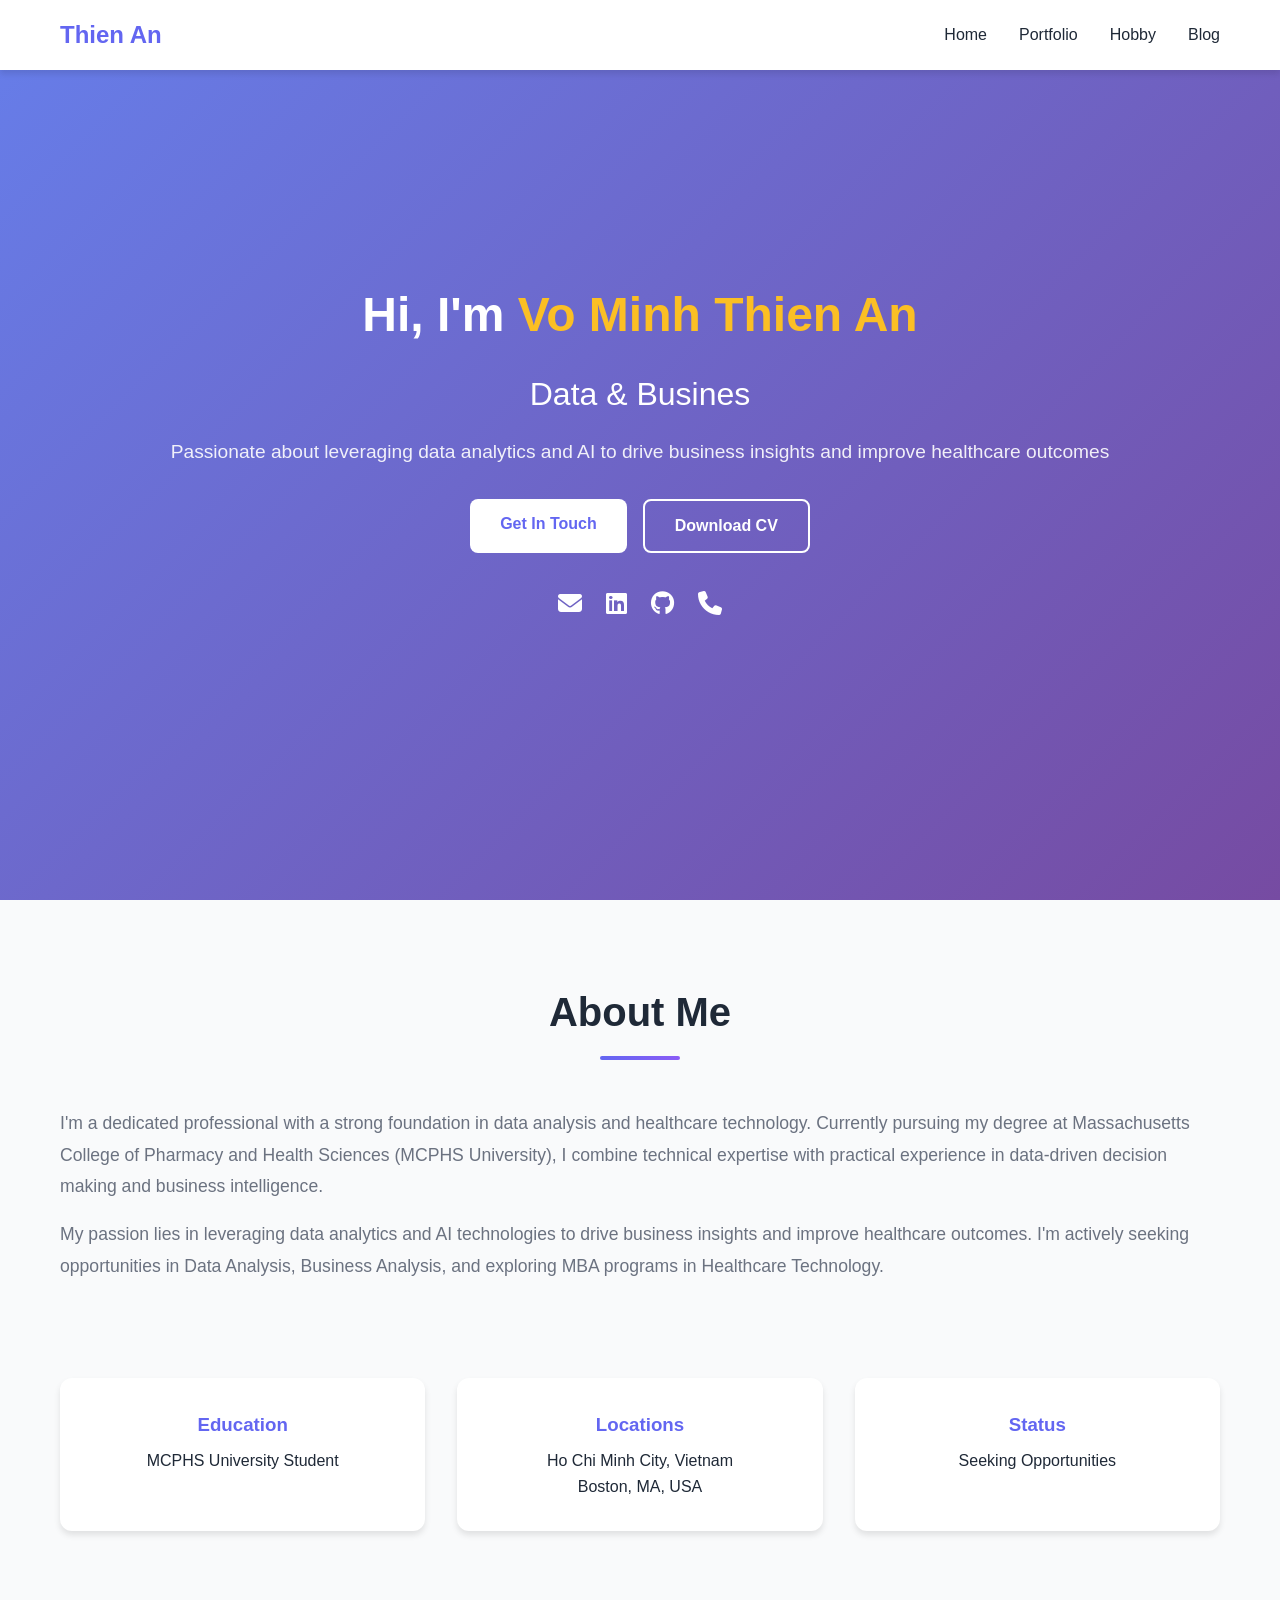
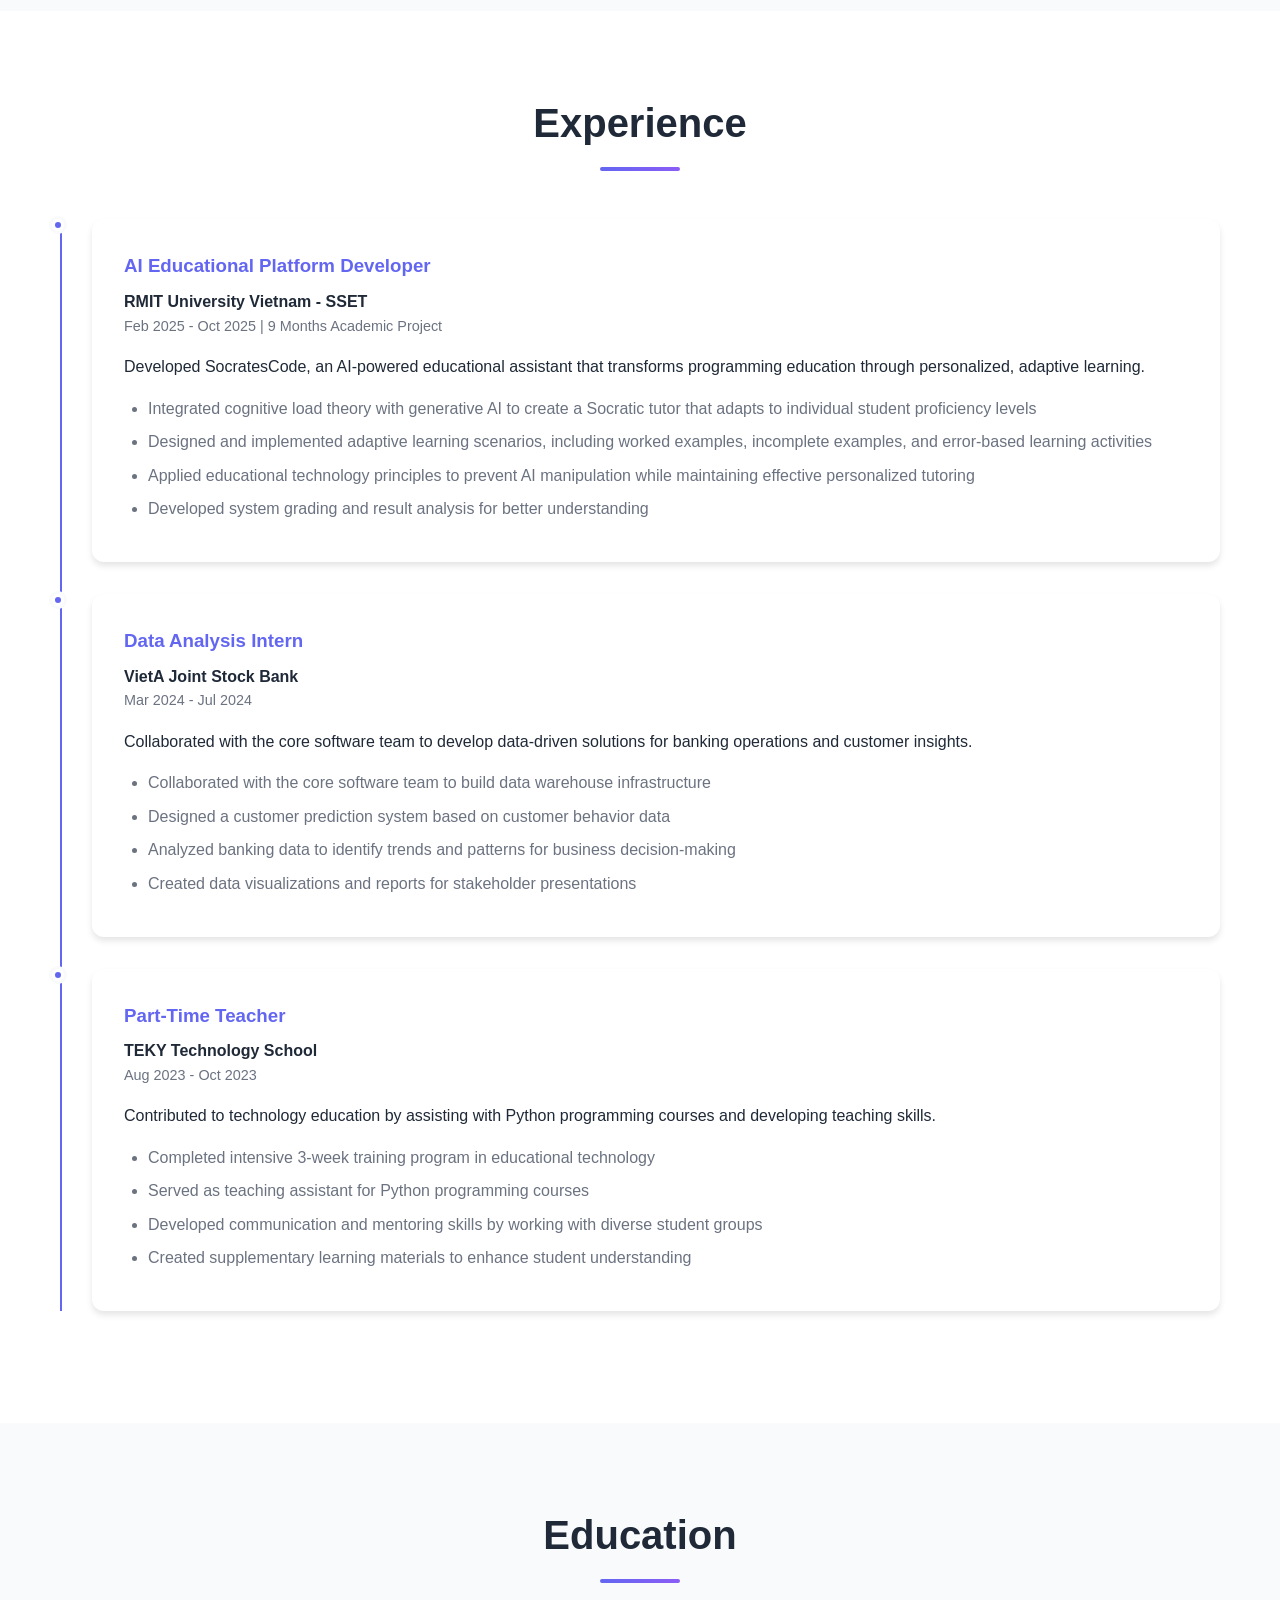
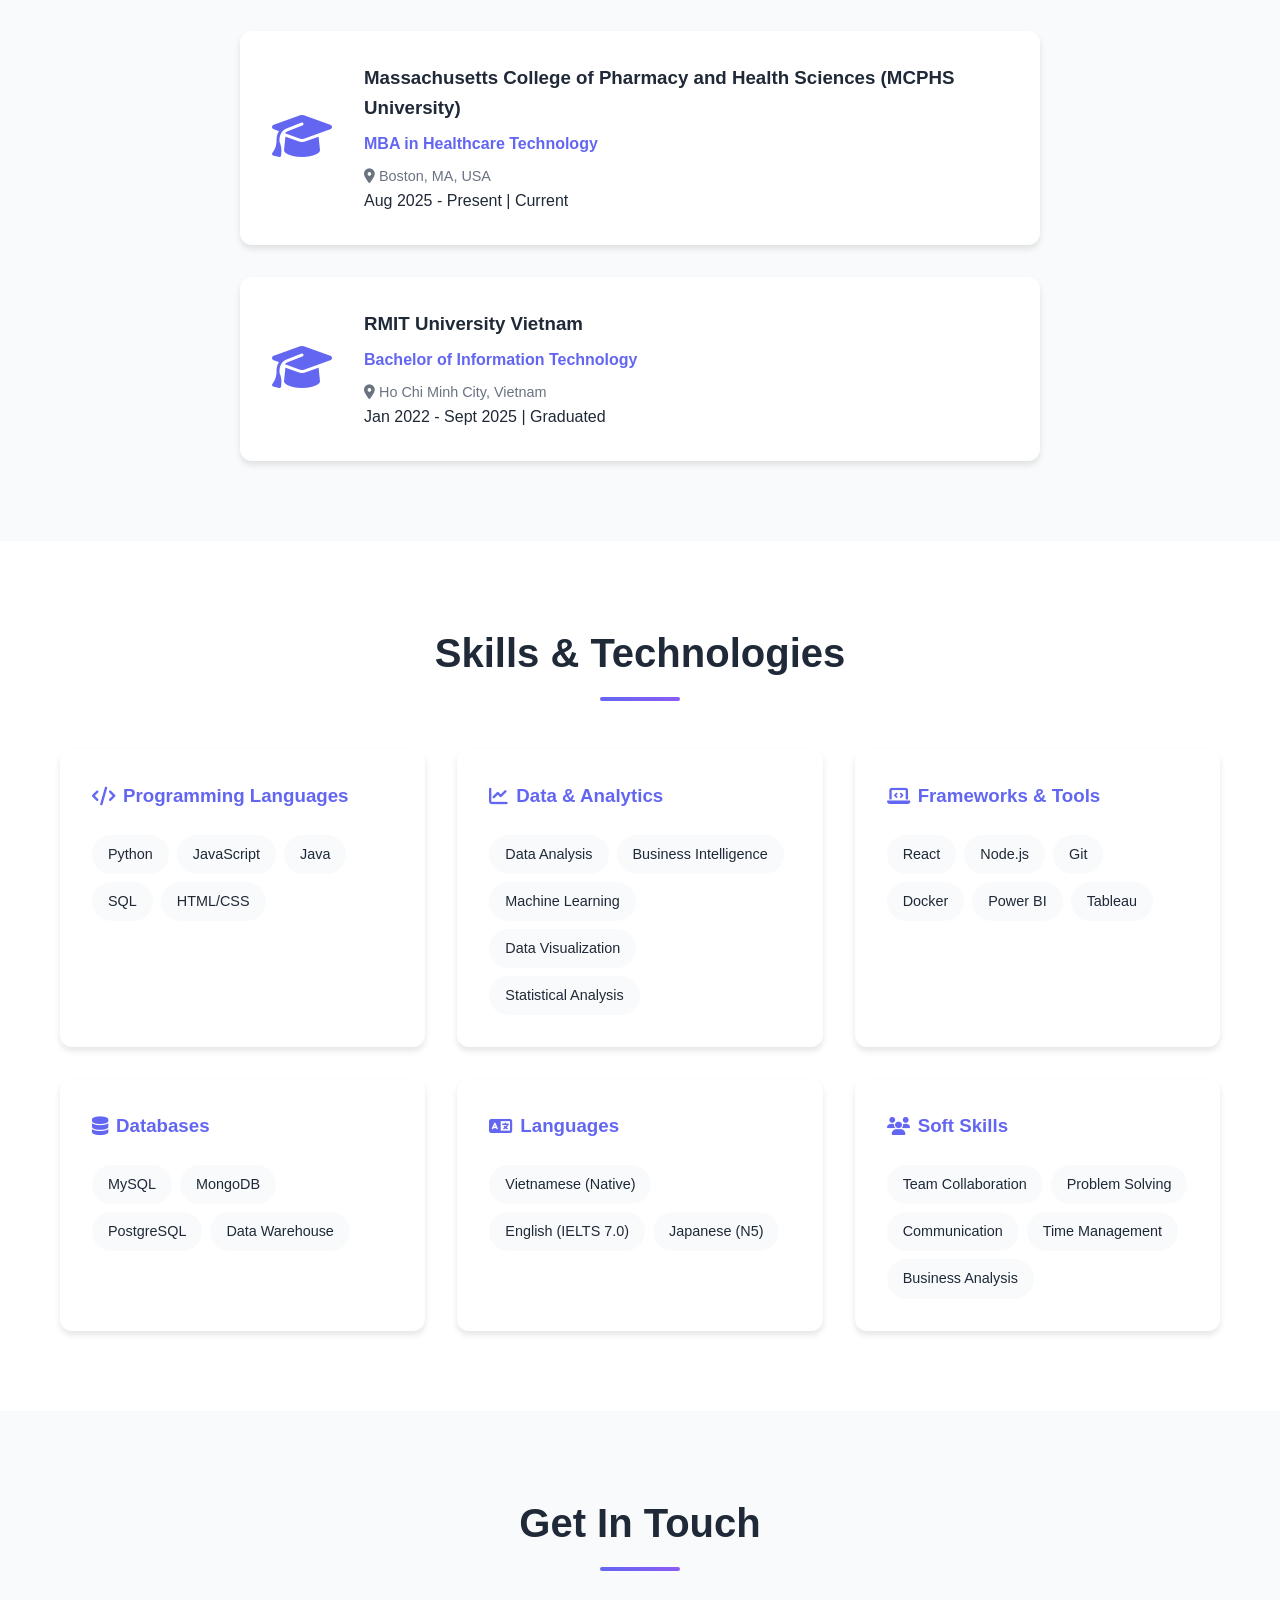
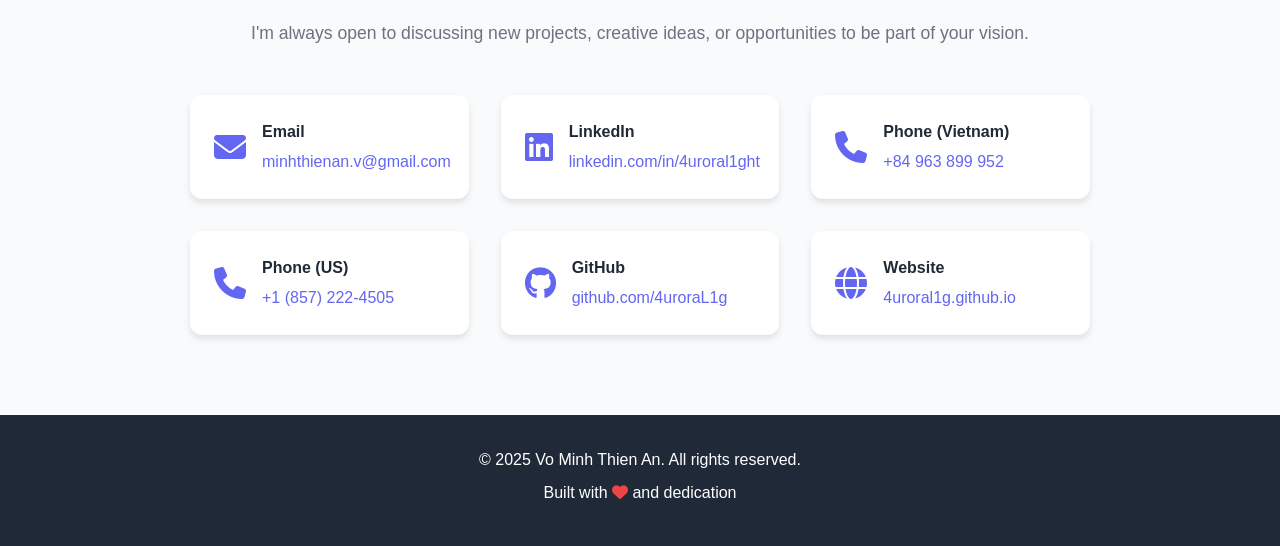
<file: index.html>
<!DOCTYPE html>
<html lang="en">
<head>
    <meta charset="UTF-8">
    <meta name="viewport" content="width=device-width, initial-scale=1.0">
    <meta name="description" content="Vo Minh Thien An - Data & Business Analyst with MBA in Healthcare Technology. Passionate about leveraging data analytics and AI to drive business insights and improve healthcare outcomes.">
    <meta name="keywords" content="Data Analyst, Business Analyst, Healthcare Technology, MBA, Data Science, Machine Learning, AI, Python, Business Intelligence">
    <meta name="author" content="Vo Minh Thien An">
    
    <!-- Open Graph / Facebook -->
    <meta property="og:type" content="website">
    <meta property="og:url" content="https://4uroral1g.github.io/">
    <meta property="og:title" content="Vo Minh Thien An - Data & Business Analyst | Healthcare Technology">
    <meta property="og:description" content="Passionate about leveraging data analytics and AI to drive business insights and improve healthcare outcomes.">
    <meta property="og:image" content="https://4uroral1g.github.io/preview.png">
    
    <!-- Twitter -->
    <meta property="twitter:card" content="summary_large_image">
    <meta property="twitter:url" content="https://4uroral1g.github.io/">
    <meta property="twitter:title" content="Vo Minh Thien An - Data & Business Analyst">
    <meta property="twitter:description" content="Passionate about leveraging data analytics and AI to drive business insights and improve healthcare outcomes.">
    <meta property="twitter:image" content="https://4uroral1g.github.io/preview.png">
    
    <title>Vo Minh Thien An - Portfolio</title>
    <link rel="stylesheet" href="styles.css">
    <link rel="stylesheet" href="https://cdnjs.cloudflare.com/ajax/libs/font-awesome/6.4.0/css/all.min.css">
</head>
<body>
    <!-- Navigation -->
    <nav class="navbar">
        <div class="container">
            <div class="nav-brand">Thien An</div>
            <ul class="nav-menu">
                <li><a href="#home">Home</a></li>
                <li class="dropdown">
                    <a href="javascript:void(0)" class="dropbtn">Main <i class="fas fa-chevron-down"></i></a>
                    <div class="dropdown-content">
                        <a href="#about"><i class="fas fa-user"></i> About</a>
                        <a href="#experience"><i class="fas fa-briefcase"></i> Experience</a>
                        <a href="#education"><i class="fas fa-graduation-cap"></i> Education</a>
                        <a href="#skills"><i class="fas fa-code"></i> Skills</a>
                        <a href="#contact"><i class="fas fa-envelope"></i> Contact</a>
                    </div>
                </li>
                <li><a href="portfolio.html">Portfolio</a></li>
                <li><a href="hobby.html">Hobby</a></li>
                <li><a href="blog.html">Blog</a></li>
            </ul>
            <div class="hamburger">
                <span></span>
                <span></span>
                <span></span>
            </div>
        </div>
    </nav>

    <!-- Hero Section -->
    <section id="home" class="hero">
        <div class="container">
            <div class="hero-content">
                <h1 class="hero-title">Hi, I'm <span class="highlight">Vo Minh Thien An</span></h1>
                <h2 class="hero-subtitle">Data & Business Analyst | MBA in Healthcare Technology</h2>
                <p class="hero-description">Passionate about leveraging data analytics and AI to drive business insights and improve healthcare outcomes</p>
                <div class="hero-buttons">
                    <a href="#contact" class="btn btn-primary">Get In Touch</a>
                    <a href="Vo Minh Thien An Cv 2025.pdf" class="btn btn-secondary" download>Download CV</a>
                </div>
                <div class="social-links">
                    <a href="mailto:minhthienan.v@gmail.com" aria-label="Email"><i class="fas fa-envelope"></i></a>
                    <a href="https://www.linkedin.com/in/4uroral1ght/" target="_blank" aria-label="LinkedIn"><i class="fab fa-linkedin"></i></a>
                    <a href="https://github.com/4uroraL1g" target="_blank" aria-label="GitHub"><i class="fab fa-github"></i></a>
                    <a href="tel:+84963899952" aria-label="Phone"><i class="fas fa-phone"></i></a>
                </div>
            </div>
        </div>
    </section>

    <!-- About Section -->
    <section id="about" class="about">
        <div class="container">
            <h2 class="section-title">About Me</h2>
            <div class="about-content">
                <div class="about-text">
                    <p>I'm a dedicated professional with a strong foundation in data analysis and healthcare technology. Currently pursuing my degree at Massachusetts College of Pharmacy and Health Sciences (MCPHS University), I combine technical expertise with practical experience in data-driven decision making and business intelligence.</p>
                    <p>My passion lies in leveraging data analytics and AI technologies to drive business insights and improve healthcare outcomes. I'm actively seeking opportunities in Data Analysis, Business Analysis, and exploring MBA programs in Healthcare Technology.</p>
                </div>
                <div class="about-stats">
                    <div class="stat-item">
                        <h3>Education</h3>
                        <p>MCPHS University Student</p>
                    </div>
                    <div class="stat-item">
                        <h3>Locations</h3>
                        <p>Ho Chi Minh City, Vietnam<br>Boston, MA, USA</p>
                    </div>
                    <div class="stat-item">
                        <h3>Status</h3>
                        <p>Seeking Opportunities</p>
                    </div>
                </div>
            </div>
        </div>
    </section>

    <!-- Experience Section -->
    <section id="experience" class="experience">
        <div class="container">
            <h2 class="section-title">Experience</h2>
            <div class="timeline">
                <div class="timeline-item">
                    <div class="timeline-dot"></div>
                    <div class="timeline-content">
                        <h3>AI Educational Platform Developer</h3>
                        <h4>RMIT University Vietnam - SSET</h4>
                        <p class="timeline-date">Feb 2025 - Oct 2025 | 9 Months Academic Project</p>
                        <p>Developed SocratesCode, an AI-powered educational assistant that transforms programming education through personalized, adaptive learning.</p>
                        <ul>
                            <li>Integrated cognitive load theory with generative AI to create a Socratic tutor that adapts to individual student proficiency levels</li>
                            <li>Designed and implemented adaptive learning scenarios, including worked examples, incomplete examples, and error-based learning activities</li>
                            <li>Applied educational technology principles to prevent AI manipulation while maintaining effective personalized tutoring</li>
                            <li>Developed system grading and result analysis for better understanding</li>
                        </ul>
                    </div>
                </div>
                <div class="timeline-item">
                    <div class="timeline-dot"></div>
                    <div class="timeline-content">
                        <h3>Data Analysis Intern</h3>
                        <h4>VietA Joint Stock Bank</h4>
                        <p class="timeline-date">Mar 2024 - Jul 2024</p>
                        <p>Collaborated with the core software team to develop data-driven solutions for banking operations and customer insights.</p>
                        <ul>
                            <li>Collaborated with the core software team to build data warehouse infrastructure</li>
                            <li>Designed a customer prediction system based on customer behavior data</li>
                            <li>Analyzed banking data to identify trends and patterns for business decision-making</li>
                            <li>Created data visualizations and reports for stakeholder presentations</li>
                        </ul>
                    </div>
                </div>
                <div class="timeline-item">
                    <div class="timeline-dot"></div>
                    <div class="timeline-content">
                        <h3>Part-Time Teacher</h3>
                        <h4>TEKY Technology School</h4>
                        <p class="timeline-date">Aug 2023 - Oct 2023</p>
                        <p>Contributed to technology education by assisting with Python programming courses and developing teaching skills.</p>
                        <ul>
                            <li>Completed intensive 3-week training program in educational technology</li>
                            <li>Served as teaching assistant for Python programming courses</li>
                            <li>Developed communication and mentoring skills by working with diverse student groups</li>
                            <li>Created supplementary learning materials to enhance student understanding</li>
                        </ul>
                    </div>
                </div>
            </div>
        </div>
    </section>

    <!-- Education Section -->
    <section id="education" class="education">
        <div class="container">
            <h2 class="section-title">Education</h2>
            <div class="education-card">
                <div class="education-icon">
                    <i class="fas fa-graduation-cap"></i>
                </div>
                <div class="education-content">
                    <h3>Massachusetts College of Pharmacy and Health Sciences (MCPHS University)</h3>
                    <p class="education-degree">MBA in Healthcare Technology</p>
                    <p class="education-location"><i class="fas fa-map-marker-alt"></i> Boston, MA, USA</p>
                    <p class="education-date">Aug 2025 - Present | Current</p>
                </div>
            </div>
            <div class="education-card" style="margin-top: 2rem;">
                <div class="education-icon">
                    <i class="fas fa-graduation-cap"></i>
                </div>
                <div class="education-content">
                    <h3>RMIT University Vietnam</h3>
                    <p class="education-degree">Bachelor of Information Technology</p>
                    <p class="education-location"><i class="fas fa-map-marker-alt"></i> Ho Chi Minh City, Vietnam</p>
                    <p class="education-date">Jan 2022 - Sept 2025 | Graduated</p>
                </div>
            </div>
        </div>
    </section>

    <!-- Skills Section -->
    <section id="skills" class="skills">
        <div class="container">
            <h2 class="section-title">Skills & Technologies</h2>
            <div class="skills-grid">
                <div class="skill-category">
                    <h3><i class="fas fa-code"></i> Programming Languages</h3>
                    <div class="skill-tags">
                        <span class="skill-tag">Python</span>
                        <span class="skill-tag">JavaScript</span>
                        <span class="skill-tag">Java</span>
                        <span class="skill-tag">SQL</span>
                        <span class="skill-tag">HTML/CSS</span>
                    </div>
                </div>
                <div class="skill-category">
                    <h3><i class="fas fa-chart-line"></i> Data & Analytics</h3>
                    <div class="skill-tags">
                        <span class="skill-tag">Data Analysis</span>
                        <span class="skill-tag">Business Intelligence</span>
                        <span class="skill-tag">Machine Learning</span>
                        <span class="skill-tag">Data Visualization</span>
                        <span class="skill-tag">Statistical Analysis</span>
                    </div>
                </div>
                <div class="skill-category">
                    <h3><i class="fas fa-laptop-code"></i> Frameworks & Tools</h3>
                    <div class="skill-tags">
                        <span class="skill-tag">React</span>
                        <span class="skill-tag">Node.js</span>
                        <span class="skill-tag">Git</span>
                        <span class="skill-tag">Docker</span>
                        <span class="skill-tag">Power BI</span>
                        <span class="skill-tag">Tableau</span>
                    </div>
                </div>
                <div class="skill-category">
                    <h3><i class="fas fa-database"></i> Databases</h3>
                    <div class="skill-tags">
                        <span class="skill-tag">MySQL</span>
                        <span class="skill-tag">MongoDB</span>
                        <span class="skill-tag">PostgreSQL</span>
                        <span class="skill-tag">Data Warehouse</span>
                    </div>
                </div>
                <div class="skill-category">
                    <h3><i class="fas fa-language"></i> Languages</h3>
                    <div class="skill-tags">
                        <span class="skill-tag">Vietnamese (Native)</span>
                        <span class="skill-tag">English (IELTS 7.0)</span>
                        <span class="skill-tag">Japanese (N5)</span>
                    </div>
                </div>
                <div class="skill-category">
                    <h3><i class="fas fa-users"></i> Soft Skills</h3>
                    <div class="skill-tags">
                        <span class="skill-tag">Team Collaboration</span>
                        <span class="skill-tag">Problem Solving</span>
                        <span class="skill-tag">Communication</span>
                        <span class="skill-tag">Time Management</span>
                        <span class="skill-tag">Business Analysis</span>
                    </div>
                </div>
            </div>
        </div>
    </section>

    <!-- Contact Section -->
    <section id="contact" class="contact">
        <div class="container">
            <h2 class="section-title">Get In Touch</h2>
            <p class="contact-intro">I'm always open to discussing new projects, creative ideas, or opportunities to be part of your vision.</p>
            <div class="contact-info">
                <div class="contact-item">
                    <i class="fas fa-envelope"></i>
                    <div>
                        <h3>Email</h3>
                        <a href="mailto:minhthienan.v@gmail.com">minhthienan.v@gmail.com</a>
                    </div>
                </div>
                <div class="contact-item">
                    <i class="fab fa-linkedin"></i>
                    <div>
                        <h3>LinkedIn</h3>
                        <a href="https://www.linkedin.com/in/4uroral1ght/" target="_blank">linkedin.com/in/4uroral1ght</a>
                    </div>
                </div>
                <div class="contact-item">
                    <i class="fas fa-phone"></i>
                    <div>
                        <h3>Phone (Vietnam)</h3>
                        <a href="tel:+84963899952">+84 963 899 952</a>
                    </div>
                </div>
                <div class="contact-item">
                    <i class="fas fa-phone"></i>
                    <div>
                        <h3>Phone (US)</h3>
                        <a href="tel:+18572224505">+1 (857) 222-4505</a>
                    </div>
                </div>
                <div class="contact-item">
                    <i class="fab fa-github"></i>
                    <div>
                        <h3>GitHub</h3>
                        <a href="https://github.com/4uroraL1g" target="_blank">github.com/4uroraL1g</a>
                    </div>
                </div>
                <div class="contact-item">
                    <i class="fas fa-globe"></i>
                    <div>
                        <h3>Website</h3>
                        <a href="https://4uroral1g.github.io/index.html" target="_blank">4uroral1g.github.io</a>
                    </div>
                </div>
            </div>
        </div>
    </section>

    <!-- Footer -->
    <footer class="footer">
        <div class="container">
            <p>&copy; 2025 Vo Minh Thien An. All rights reserved.</p>
            <p>Built with <i class="fas fa-heart"></i> and dedication</p>
        </div>
    </footer>

    <script src="script.js"></script>
</body>
</html>
</file>
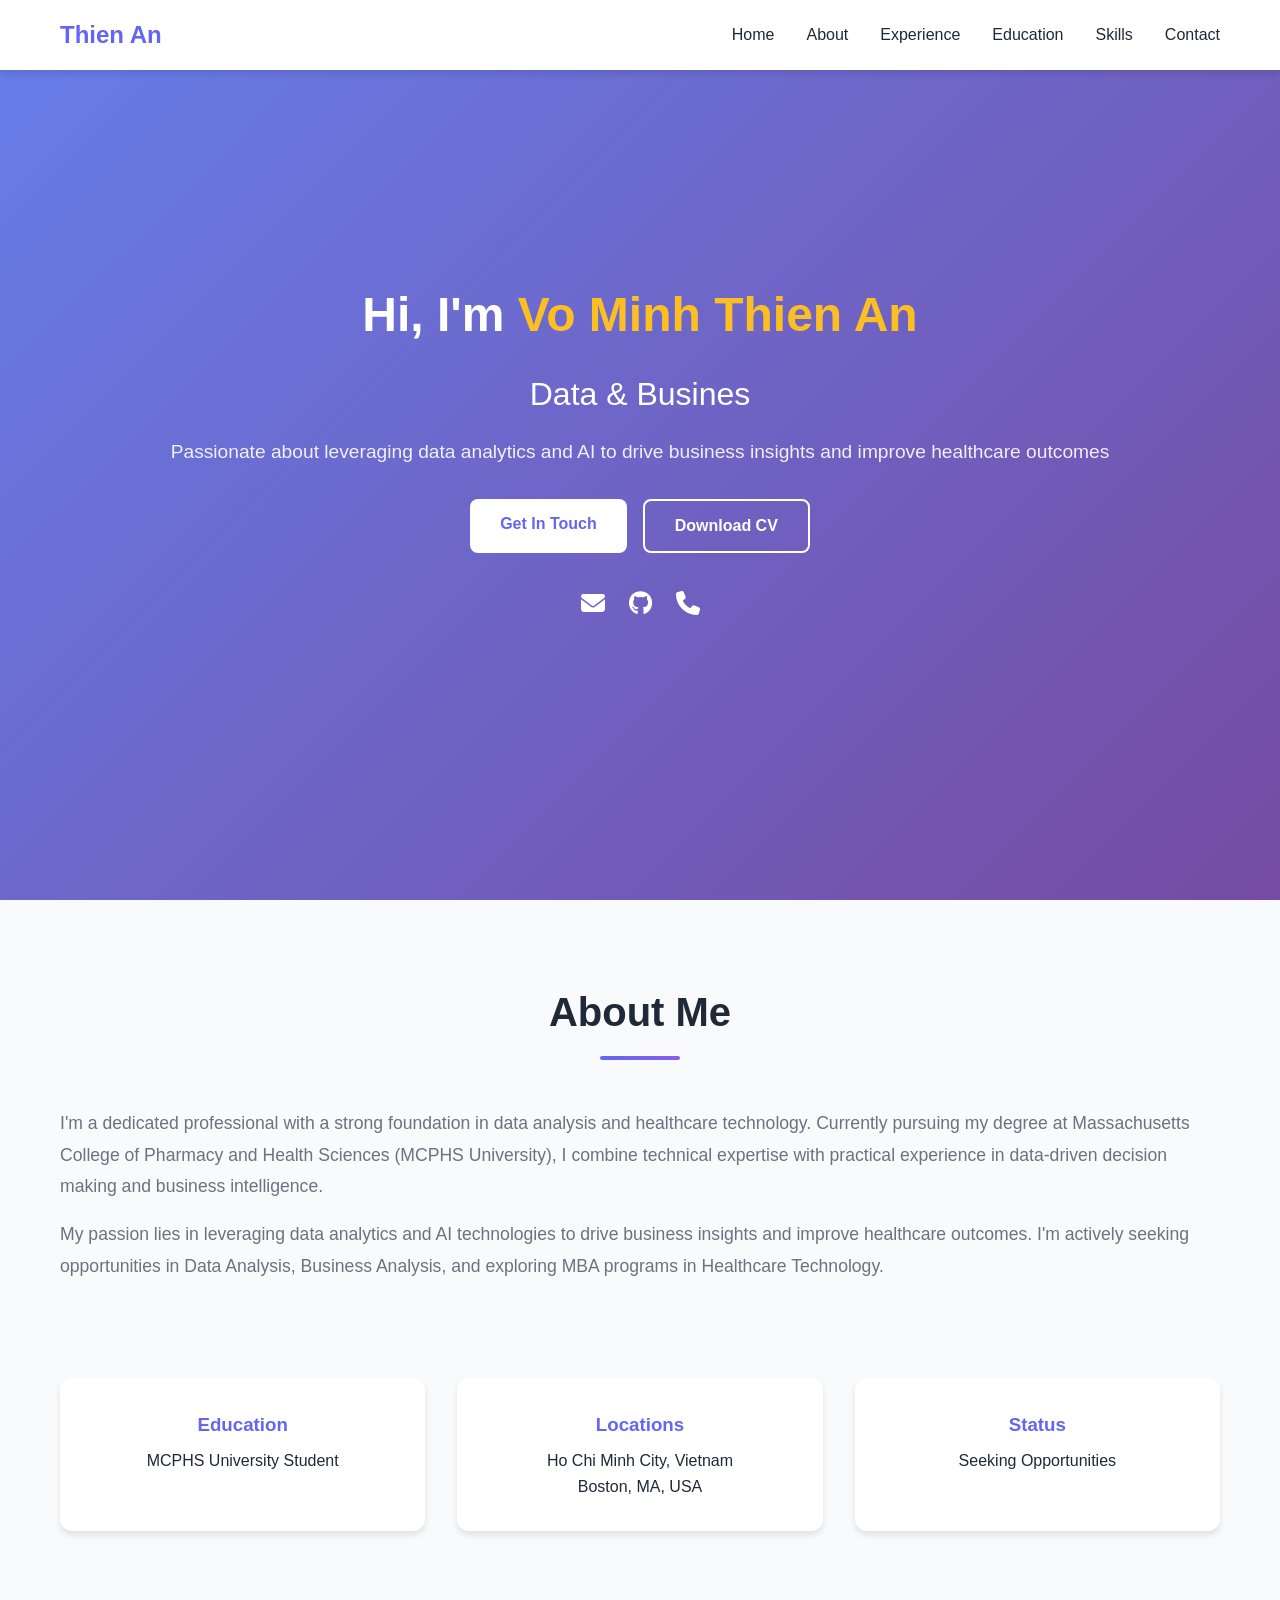
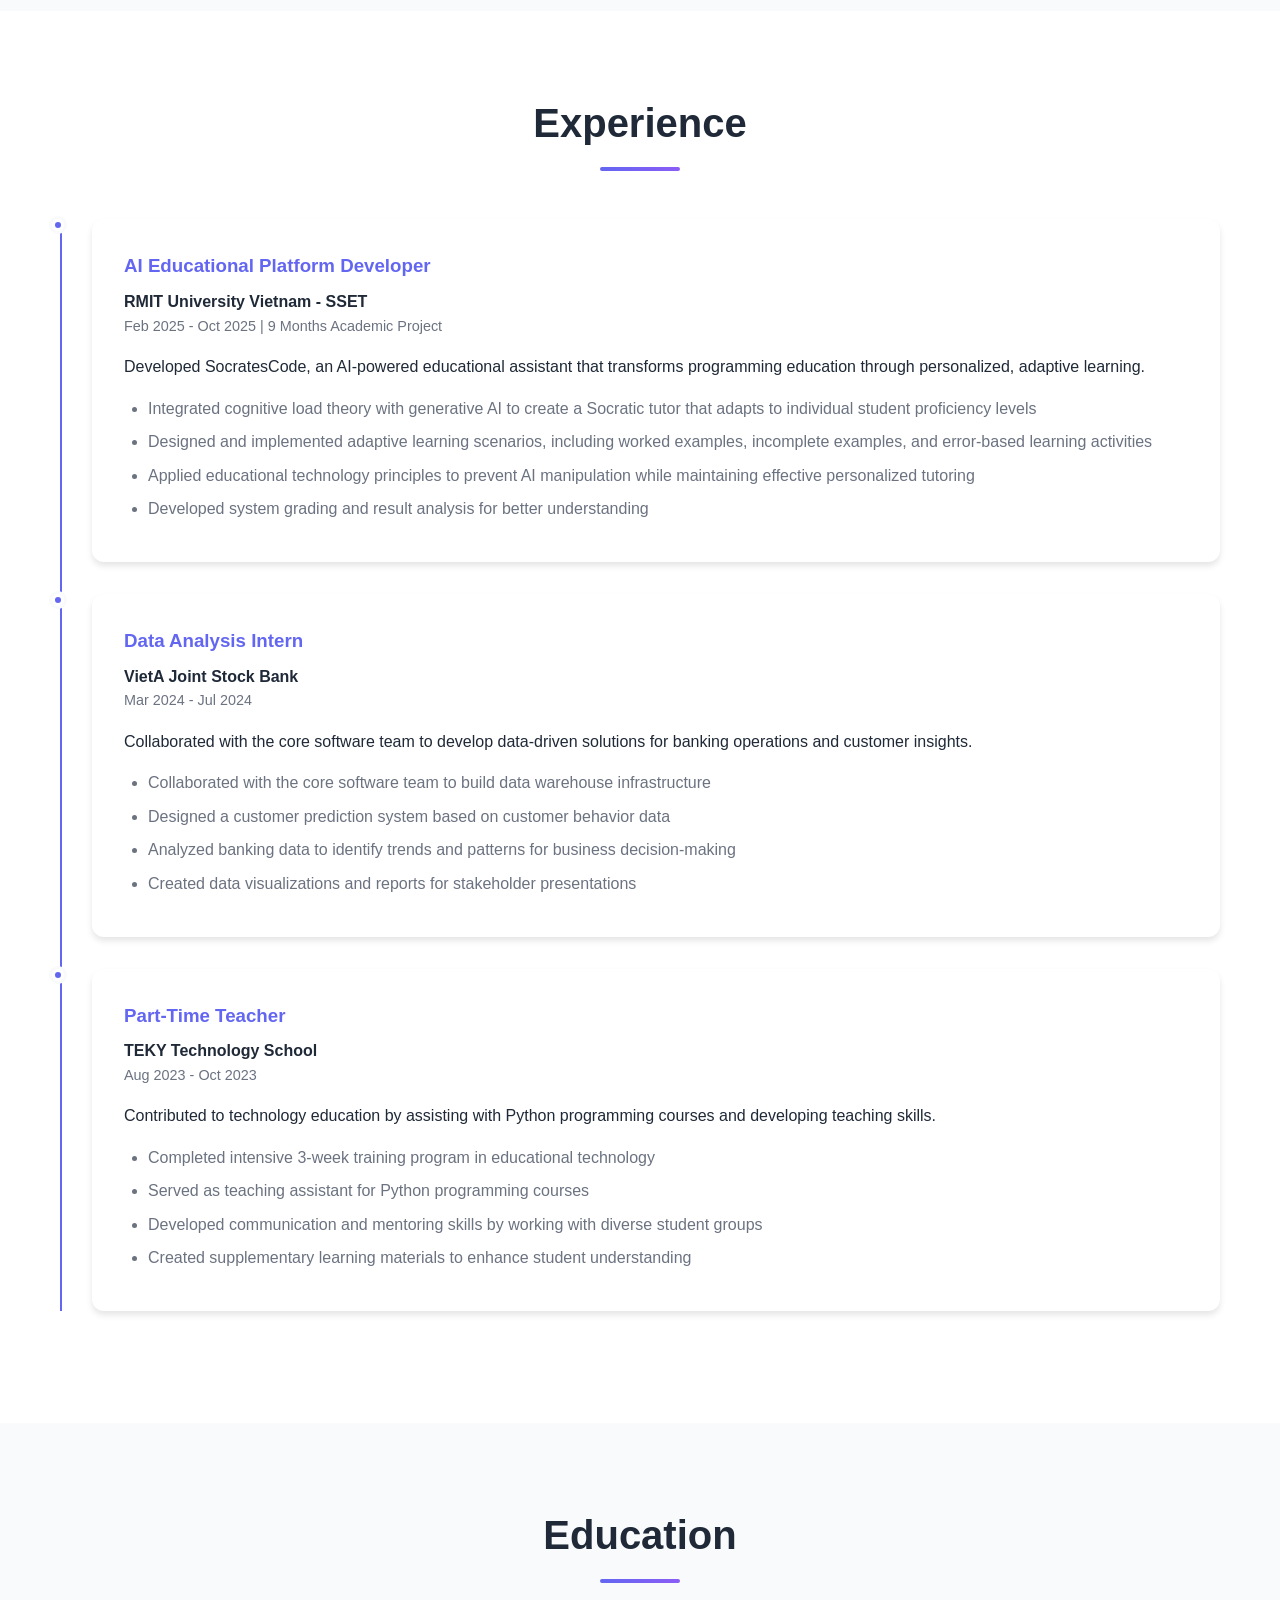
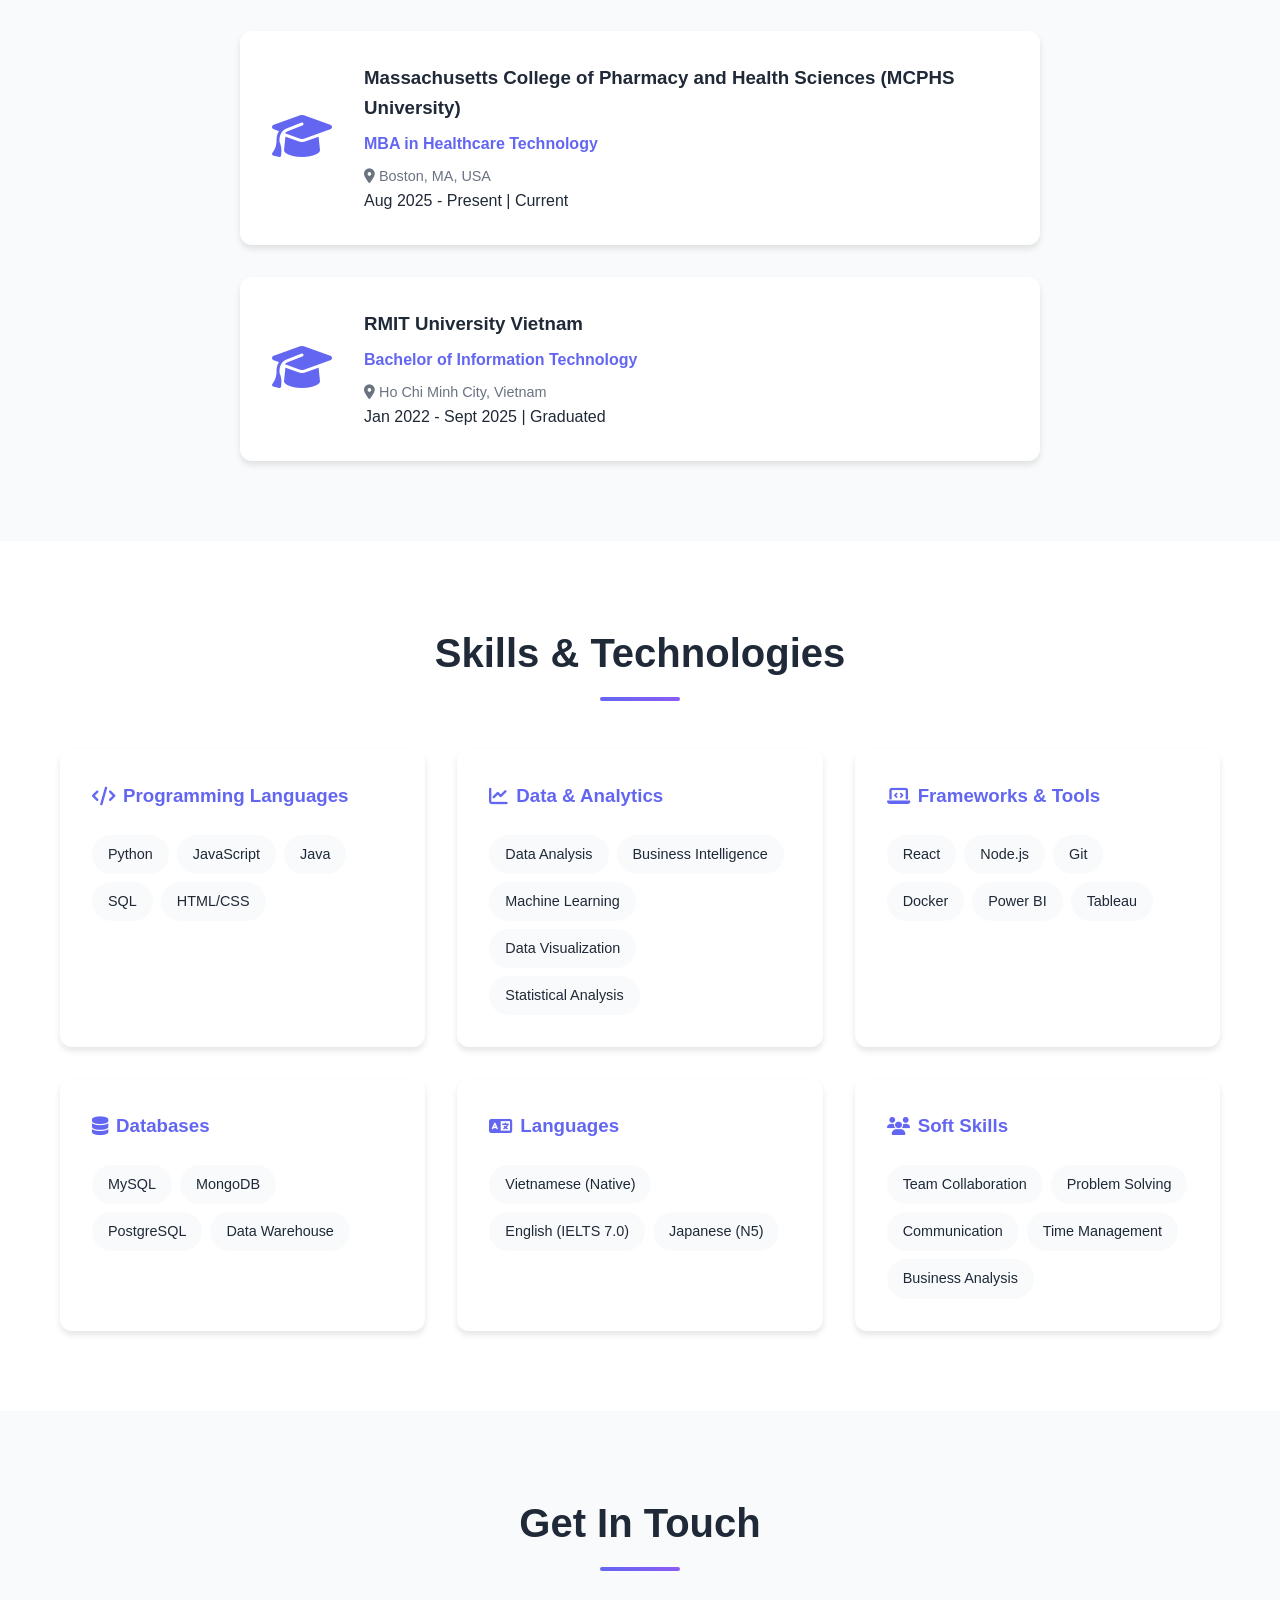
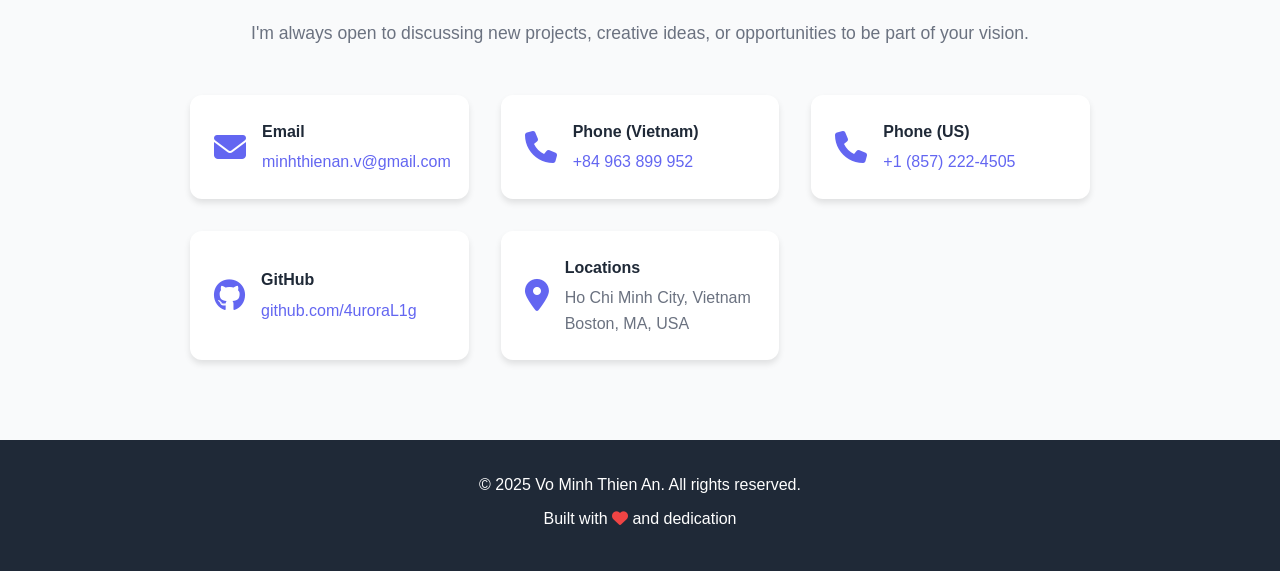
<file: index/index.html>
<!DOCTYPE html>
<html lang="en">
<head>
    <meta charset="UTF-8">
    <meta name="viewport" content="width=device-width, initial-scale=1.0">
    <title>Vo Minh Thien An - Portfolio</title>
    <link rel="stylesheet" href="styles.css">
    <link rel="stylesheet" href="https://cdnjs.cloudflare.com/ajax/libs/font-awesome/6.4.0/css/all.min.css">
</head>
<body>
    <!-- Navigation -->
    <nav class="navbar">
        <div class="container">
            <div class="nav-brand">Thien An</div>
            <ul class="nav-menu">
                <li><a href="#home">Home</a></li>
                <li><a href="#about">About</a></li>
                <li><a href="#experience">Experience</a></li>
                <li><a href="#education">Education</a></li>
                <li><a href="#skills">Skills</a></li>
                <li><a href="#contact">Contact</a></li>
            </ul>
            <div class="hamburger">
                <span></span>
                <span></span>
                <span></span>
            </div>
        </div>
    </nav>

    <!-- Hero Section -->
    <section id="home" class="hero">
        <div class="container">
            <div class="hero-content">
                <h1 class="hero-title">Hi, I'm <span class="highlight">Vo Minh Thien An</span></h1>
                <h2 class="hero-subtitle">Data & Business Analyst | MBA in Healthcare Technology</h2>
                <p class="hero-description">Passionate about leveraging data analytics and AI to drive business insights and improve healthcare outcomes</p>
                <div class="hero-buttons">
                    <a href="#contact" class="btn btn-primary">Get In Touch</a>
                    <a href="Vo Minh Thien An Cv 2025.pdf" class="btn btn-secondary" download>Download CV</a>
                </div>
                <div class="social-links">
                    <a href="mailto:minhthienan.v@gmail.com" aria-label="Email"><i class="fas fa-envelope"></i></a>
                    <a href="https://github.com/4uroraL1g" target="_blank" aria-label="GitHub"><i class="fab fa-github"></i></a>
                    <a href="tel:+84963899952" aria-label="Phone"><i class="fas fa-phone"></i></a>
                </div>
            </div>
        </div>
    </section>

    <!-- About Section -->
    <section id="about" class="about">
        <div class="container">
            <h2 class="section-title">About Me</h2>
            <div class="about-content">
                <div class="about-text">
                    <p>I'm a dedicated professional with a strong foundation in data analysis and healthcare technology. Currently pursuing my degree at Massachusetts College of Pharmacy and Health Sciences (MCPHS University), I combine technical expertise with practical experience in data-driven decision making and business intelligence.</p>
                    <p>My passion lies in leveraging data analytics and AI technologies to drive business insights and improve healthcare outcomes. I'm actively seeking opportunities in Data Analysis, Business Analysis, and exploring MBA programs in Healthcare Technology.</p>
                </div>
                <div class="about-stats">
                    <div class="stat-item">
                        <h3>Education</h3>
                        <p>MCPHS University Student</p>
                    </div>
                    <div class="stat-item">
                        <h3>Locations</h3>
                        <p>Ho Chi Minh City, Vietnam<br>Boston, MA, USA</p>
                    </div>
                    <div class="stat-item">
                        <h3>Status</h3>
                        <p>Seeking Opportunities</p>
                    </div>
                </div>
            </div>
        </div>
    </section>

    <!-- Experience Section -->
    <section id="experience" class="experience">
        <div class="container">
            <h2 class="section-title">Experience</h2>
            <div class="timeline">
                <div class="timeline-item">
                    <div class="timeline-dot"></div>
                    <div class="timeline-content">
                        <h3>AI Educational Platform Developer</h3>
                        <h4>RMIT University Vietnam - SSET</h4>
                        <p class="timeline-date">Feb 2025 - Oct 2025 | 9 Months Academic Project</p>
                        <p>Developed SocratesCode, an AI-powered educational assistant that transforms programming education through personalized, adaptive learning.</p>
                        <ul>
                            <li>Integrated cognitive load theory with generative AI to create a Socratic tutor that adapts to individual student proficiency levels</li>
                            <li>Designed and implemented adaptive learning scenarios, including worked examples, incomplete examples, and error-based learning activities</li>
                            <li>Applied educational technology principles to prevent AI manipulation while maintaining effective personalized tutoring</li>
                            <li>Developed system grading and result analysis for better understanding</li>
                        </ul>
                    </div>
                </div>
                <div class="timeline-item">
                    <div class="timeline-dot"></div>
                    <div class="timeline-content">
                        <h3>Data Analysis Intern</h3>
                        <h4>VietA Joint Stock Bank</h4>
                        <p class="timeline-date">Mar 2024 - Jul 2024</p>
                        <p>Collaborated with the core software team to develop data-driven solutions for banking operations and customer insights.</p>
                        <ul>
                            <li>Collaborated with the core software team to build data warehouse infrastructure</li>
                            <li>Designed a customer prediction system based on customer behavior data</li>
                            <li>Analyzed banking data to identify trends and patterns for business decision-making</li>
                            <li>Created data visualizations and reports for stakeholder presentations</li>
                        </ul>
                    </div>
                </div>
                <div class="timeline-item">
                    <div class="timeline-dot"></div>
                    <div class="timeline-content">
                        <h3>Part-Time Teacher</h3>
                        <h4>TEKY Technology School</h4>
                        <p class="timeline-date">Aug 2023 - Oct 2023</p>
                        <p>Contributed to technology education by assisting with Python programming courses and developing teaching skills.</p>
                        <ul>
                            <li>Completed intensive 3-week training program in educational technology</li>
                            <li>Served as teaching assistant for Python programming courses</li>
                            <li>Developed communication and mentoring skills by working with diverse student groups</li>
                            <li>Created supplementary learning materials to enhance student understanding</li>
                        </ul>
                    </div>
                </div>
            </div>
        </div>
    </section>

    <!-- Education Section -->
    <section id="education" class="education">
        <div class="container">
            <h2 class="section-title">Education</h2>
            <div class="education-card">
                <div class="education-icon">
                    <i class="fas fa-graduation-cap"></i>
                </div>
                <div class="education-content">
                    <h3>Massachusetts College of Pharmacy and Health Sciences (MCPHS University)</h3>
                    <p class="education-degree">MBA in Healthcare Technology</p>
                    <p class="education-location"><i class="fas fa-map-marker-alt"></i> Boston, MA, USA</p>
                    <p class="education-date">Aug 2025 - Present | Current</p>
                </div>
            </div>
            <div class="education-card" style="margin-top: 2rem;">
                <div class="education-icon">
                    <i class="fas fa-graduation-cap"></i>
                </div>
                <div class="education-content">
                    <h3>RMIT University Vietnam</h3>
                    <p class="education-degree">Bachelor of Information Technology</p>
                    <p class="education-location"><i class="fas fa-map-marker-alt"></i> Ho Chi Minh City, Vietnam</p>
                    <p class="education-date">Jan 2022 - Sept 2025 | Graduated</p>
                </div>
            </div>
        </div>
    </section>

    <!-- Skills Section -->
    <section id="skills" class="skills">
        <div class="container">
            <h2 class="section-title">Skills & Technologies</h2>
            <div class="skills-grid">
                <div class="skill-category">
                    <h3><i class="fas fa-code"></i> Programming Languages</h3>
                    <div class="skill-tags">
                        <span class="skill-tag">Python</span>
                        <span class="skill-tag">JavaScript</span>
                        <span class="skill-tag">Java</span>
                        <span class="skill-tag">SQL</span>
                        <span class="skill-tag">HTML/CSS</span>
                    </div>
                </div>
                <div class="skill-category">
                    <h3><i class="fas fa-chart-line"></i> Data & Analytics</h3>
                    <div class="skill-tags">
                        <span class="skill-tag">Data Analysis</span>
                        <span class="skill-tag">Business Intelligence</span>
                        <span class="skill-tag">Machine Learning</span>
                        <span class="skill-tag">Data Visualization</span>
                        <span class="skill-tag">Statistical Analysis</span>
                    </div>
                </div>
                <div class="skill-category">
                    <h3><i class="fas fa-laptop-code"></i> Frameworks & Tools</h3>
                    <div class="skill-tags">
                        <span class="skill-tag">React</span>
                        <span class="skill-tag">Node.js</span>
                        <span class="skill-tag">Git</span>
                        <span class="skill-tag">Docker</span>
                        <span class="skill-tag">Power BI</span>
                        <span class="skill-tag">Tableau</span>
                    </div>
                </div>
                <div class="skill-category">
                    <h3><i class="fas fa-database"></i> Databases</h3>
                    <div class="skill-tags">
                        <span class="skill-tag">MySQL</span>
                        <span class="skill-tag">MongoDB</span>
                        <span class="skill-tag">PostgreSQL</span>
                        <span class="skill-tag">Data Warehouse</span>
                    </div>
                </div>
                <div class="skill-category">
                    <h3><i class="fas fa-language"></i> Languages</h3>
                    <div class="skill-tags">
                        <span class="skill-tag">Vietnamese (Native)</span>
                        <span class="skill-tag">English (IELTS 7.0)</span>
                        <span class="skill-tag">Japanese (N5)</span>
                    </div>
                </div>
                <div class="skill-category">
                    <h3><i class="fas fa-users"></i> Soft Skills</h3>
                    <div class="skill-tags">
                        <span class="skill-tag">Team Collaboration</span>
                        <span class="skill-tag">Problem Solving</span>
                        <span class="skill-tag">Communication</span>
                        <span class="skill-tag">Time Management</span>
                        <span class="skill-tag">Business Analysis</span>
                    </div>
                </div>
            </div>
        </div>
    </section>

    <!-- Contact Section -->
    <section id="contact" class="contact">
        <div class="container">
            <h2 class="section-title">Get In Touch</h2>
            <p class="contact-intro">I'm always open to discussing new projects, creative ideas, or opportunities to be part of your vision.</p>
            <div class="contact-info">
                <div class="contact-item">
                    <i class="fas fa-envelope"></i>
                    <div>
                        <h3>Email</h3>
                        <a href="mailto:minhthienan.v@gmail.com">minhthienan.v@gmail.com</a>
                    </div>
                </div>
                <div class="contact-item">
                    <i class="fas fa-phone"></i>
                    <div>
                        <h3>Phone (Vietnam)</h3>
                        <a href="tel:+84963899952">+84 963 899 952</a>
                    </div>
                </div>
                <div class="contact-item">
                    <i class="fas fa-phone"></i>
                    <div>
                        <h3>Phone (US)</h3>
                        <a href="tel:+18572224505">+1 (857) 222-4505</a>
                    </div>
                </div>
                <div class="contact-item">
                    <i class="fab fa-github"></i>
                    <div>
                        <h3>GitHub</h3>
                        <a href="https://github.com/4uroraL1g" target="_blank">github.com/4uroraL1g</a>
                    </div>
                </div>
                <div class="contact-item">
                    <i class="fas fa-map-marker-alt"></i>
                    <div>
                        <h3>Locations</h3>
                        <p>Ho Chi Minh City, Vietnam<br>Boston, MA, USA</p>
                    </div>
                </div>
            </div>
        </div>
    </section>

    <!-- Footer -->
    <footer class="footer">
        <div class="container">
            <p>&copy; 2025 Vo Minh Thien An. All rights reserved.</p>
            <p>Built with <i class="fas fa-heart"></i> and dedication</p>
        </div>
    </footer>

    <script src="script.js"></script>
</body>
</html>
</file>
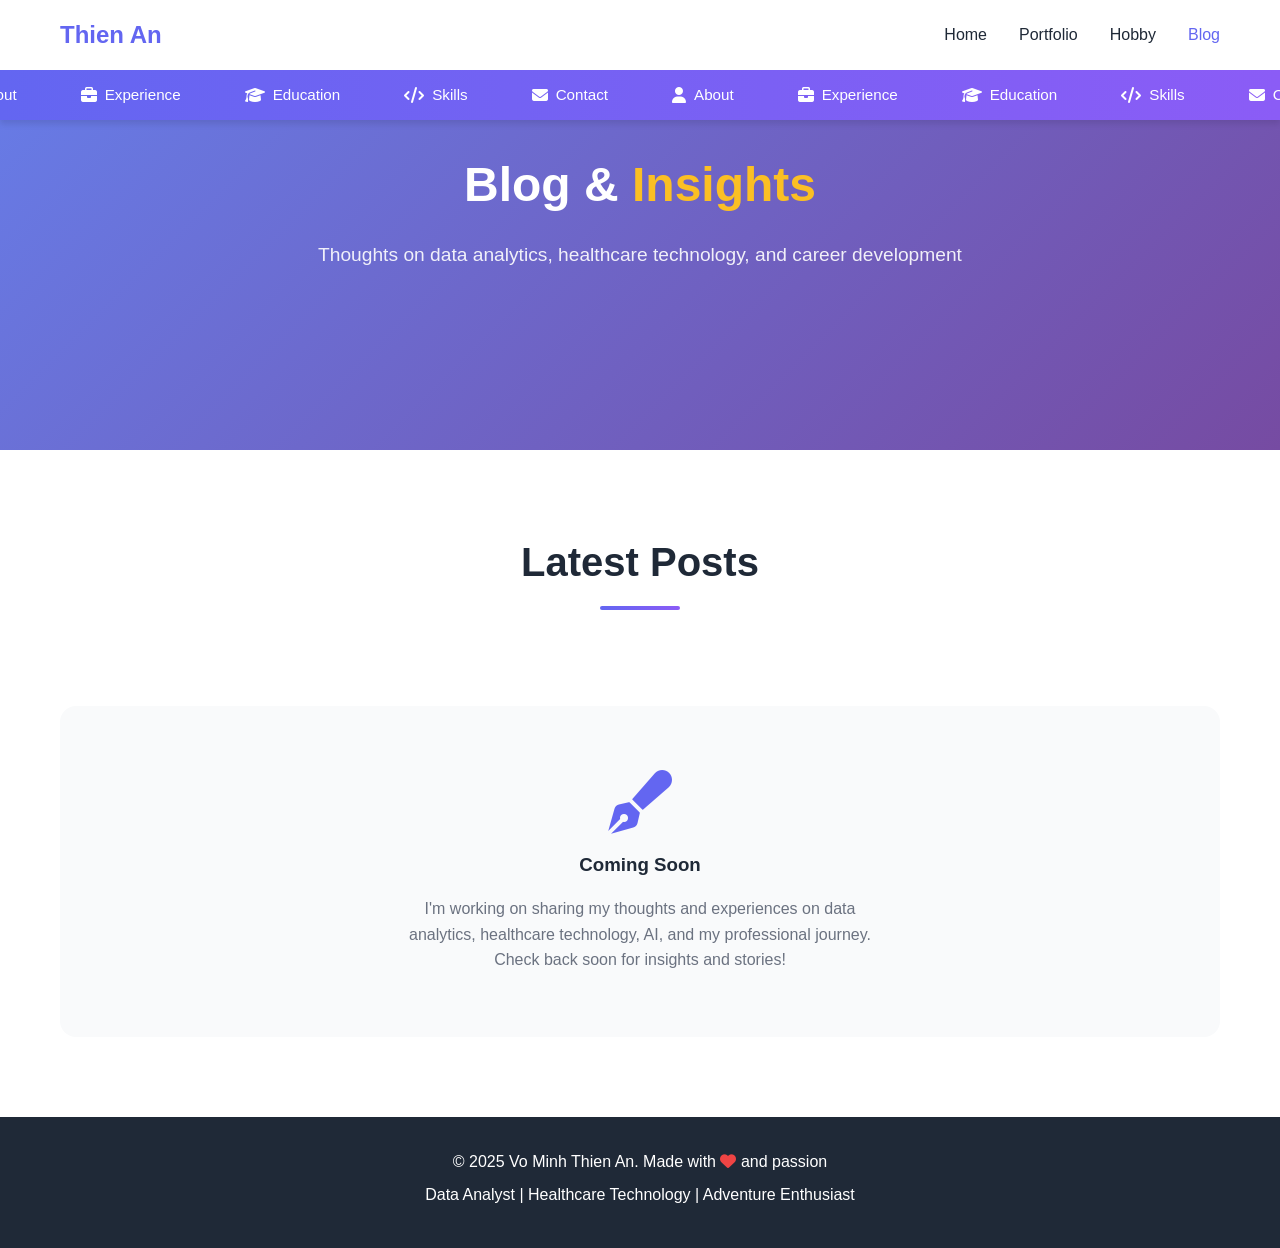
<file: blog.html>
<!DOCTYPE html>
<html lang="en">
<head>
    <meta charset="UTF-8">
    <meta name="viewport" content="width=device-width, initial-scale=1.0">
    <meta name="description" content="Thoughts and insights from Vo Minh Thien An on data analytics, healthcare technology, AI, and career development.">
    <meta name="keywords" content="Blog, Insights, Data Analytics, Healthcare Technology, AI, Career Development, Tech Thoughts">
    <meta name="author" content="Vo Minh Thien An">
    <title>Blog & Insights - Vo Minh Thien An</title>
    <link rel="stylesheet" href="styles.css">
    <link rel="stylesheet" href="https://cdnjs.cloudflare.com/ajax/libs/font-awesome/6.4.0/css/all.min.css">
    <style>
        .blog-hero {
            min-height: 50vh;
            display: flex;
            align-items: center;
            padding-top: 80px;
            background: linear-gradient(135deg, #667eea 0%, #764ba2 100%);
            color: white;
            text-align: center;
        }
        
        .blog-section {
            padding: 80px 0;
        }
        
        .blog-grid {
            display: grid;
            grid-template-columns: repeat(auto-fill, minmax(350px, 1fr));
            gap: 2rem;
            margin-top: 3rem;
        }
        
        .blog-card {
            background: white;
            border-radius: 16px;
            overflow: hidden;
            box-shadow: var(--shadow-lg);
            transition: transform 0.3s ease;
            display: flex;
            flex-direction: column;
        }
        
        .blog-card:hover {
            transform: translateY(-5px);
        }
        
        .blog-header {
            padding: 2rem;
            background: var(--bg-alt);
        }
        
        .blog-date {
            color: var(--text-light);
            font-size: 0.9rem;
            margin-bottom: 0.5rem;
        }
        
        .blog-title {
            color: var(--primary-color);
            font-size: 1.5rem;
            margin-bottom: 1rem;
        }
        
        .blog-tags {
            display: flex;
            flex-wrap: wrap;
            gap: 0.5rem;
        }
        
        .blog-tag {
            background: white;
            padding: 0.3rem 0.8rem;
            border-radius: 12px;
            font-size: 0.85rem;
            color: var(--primary-color);
        }
        
        .blog-content {
            padding: 2rem;
            flex: 1;
        }
        
        .blog-excerpt {
            color: var(--text-light);
            line-height: 1.6;
            margin-bottom: 1.5rem;
        }
        
        .read-more {
            color: var(--primary-color);
            text-decoration: none;
            font-weight: 600;
            display: inline-flex;
            align-items: center;
            gap: 0.5rem;
            transition: gap 0.3s ease;
        }
        
        .read-more:hover {
            gap: 1rem;
        }
        
        .empty-state {
            text-align: center;
            padding: 4rem 2rem;
            background: var(--bg-alt);
            border-radius: 16px;
            margin-top: 3rem;
        }
        
        .empty-state i {
            font-size: 4rem;
            color: var(--primary-color);
            margin-bottom: 1rem;
        }
        
        .empty-state h3 {
            color: var(--text-color);
            margin-bottom: 1rem;
        }
        
        .empty-state p {
            color: var(--text-light);
            max-width: 500px;
            margin: 0 auto;
        }
    </style>
</head>
<body>
    <!-- Navigation -->
    <nav class="navbar">
        <div class="container">
            <div class="nav-brand">Thien An</div>
            <ul class="nav-menu">
                <li><a href="index.html">Home</a></li>
                <li><a href="portfolio.html">Portfolio</a></li>
                <li><a href="hobby.html">Hobby</a></li>
                <li><a href="blog.html" style="color: var(--primary-color);">Blog</a></li>
            </ul>
            <div class="hamburger">
                <span></span>
                <span></span>
                <span></span>
            </div>
        </div>
        <!-- Scrolling Ticker -->
        <div class="ticker-wrap">
            <div class="ticker">
                <a href="index.html#about" class="ticker-item"><i class="fas fa-user"></i> About</a>
                <a href="index.html#experience" class="ticker-item"><i class="fas fa-briefcase"></i> Experience</a>
                <a href="index.html#education" class="ticker-item"><i class="fas fa-graduation-cap"></i> Education</a>
                <a href="index.html#skills" class="ticker-item"><i class="fas fa-code"></i> Skills</a>
                <a href="index.html#contact" class="ticker-item"><i class="fas fa-envelope"></i> Contact</a>
                <!-- Duplicate for seamless loop -->
                <a href="index.html#about" class="ticker-item"><i class="fas fa-user"></i> About</a>
                <a href="index.html#experience" class="ticker-item"><i class="fas fa-briefcase"></i> Experience</a>
                <a href="index.html#education" class="ticker-item"><i class="fas fa-graduation-cap"></i> Education</a>
                <a href="index.html#skills" class="ticker-item"><i class="fas fa-code"></i> Skills</a>
                <a href="index.html#contact" class="ticker-item"><i class="fas fa-envelope"></i> Contact</a>
            </div>
        </div>
    </nav>

    <!-- Hero Section -->
    <section class="blog-hero">
        <div class="container">
            <h1 class="hero-title">Blog & <span class="highlight">Insights</span></h1>
            <p class="hero-description">Thoughts on data analytics, healthcare technology, and career development</p>
        </div>
    </section>

    <!-- Blog Section -->
    <section class="blog-section">
        <div class="container">
            <h2 class="section-title">Latest Posts</h2>
            
            <!-- Blog posts will be added here -->
            <div class="blog-grid" id="blogGrid">
                <!-- Empty state for now -->
            </div>
            
            <div class="empty-state">
                <i class="fas fa-pen-fancy"></i>
                <h3>Coming Soon</h3>
                <p>I'm working on sharing my thoughts and experiences on data analytics, healthcare technology, AI, and my professional journey. Check back soon for insights and stories!</p>
            </div>
        </div>
    </section>

    <!-- Footer -->
    <footer class="footer">
        <div class="container">
            <p>&copy; 2025 Vo Minh Thien An. Made with <i class="fas fa-heart"></i> and passion</p>
            <p>Data Analyst | Healthcare Technology | Adventure Enthusiast</p>
        </div>
    </footer>

    <script src="script.js"></script>
    <script>
        // Blog posts data - You can add your posts here
        const blogPosts = [
            // Example structure (uncomment and fill when ready):
            // {
            //     id: 1,
            //     title: "My Journey into Data Analytics",
            //     date: "January 15, 2025",
            //     tags: ["Career", "Data Analytics"],
            //     excerpt: "How I transitioned from IT to becoming a data analyst and what I learned along the way...",
            //     content: "blog/post-1.html"
            // },
        ];

        // Load blog posts
        function loadBlogPosts() {
            const blogGrid = document.getElementById('blogGrid');
            const emptyState = document.querySelector('.empty-state');
            
            if (blogPosts.length === 0) {
                emptyState.style.display = 'block';
                return;
            }
            
            emptyState.style.display = 'none';
            
            blogPosts.forEach(post => {
                const blogCard = document.createElement('div');
                blogCard.className = 'blog-card';
                
                blogCard.innerHTML = `
                    <div class="blog-header">
                        <div class="blog-date"><i class="far fa-calendar"></i> ${post.date}</div>
                        <h3 class="blog-title">${post.title}</h3>
                        <div class="blog-tags">
                            ${post.tags.map(tag => `<span class="blog-tag">${tag}</span>`).join('')}
                        </div>
                    </div>
                    <div class="blog-content">
                        <p class="blog-excerpt">${post.excerpt}</p>
                        <a href="${post.content}" class="read-more">
                            Read More <i class="fas fa-arrow-right"></i>
                        </a>
                    </div>
                `;
                
                blogGrid.appendChild(blogCard);
            });
        }

        // Load posts on page load
        window.addEventListener('DOMContentLoaded', loadBlogPosts);
    </script>
</body>
</html>
</file>
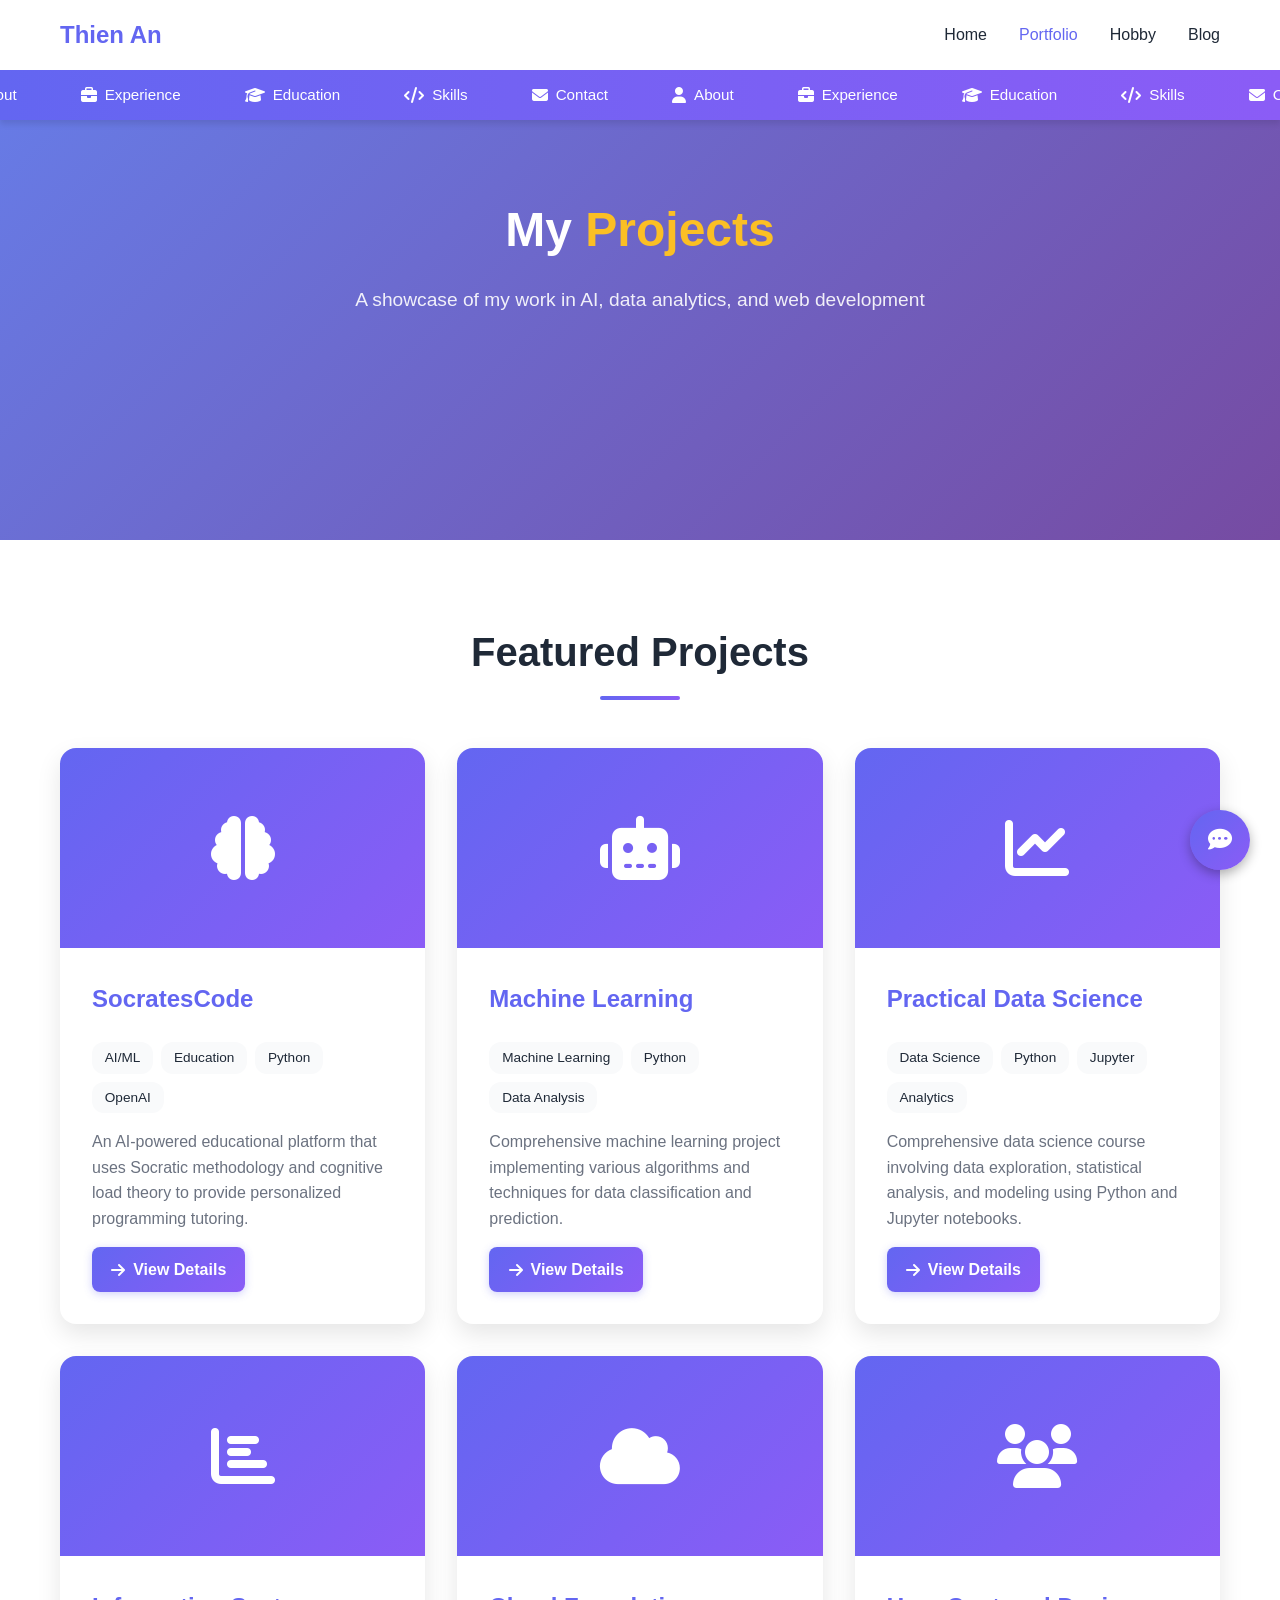
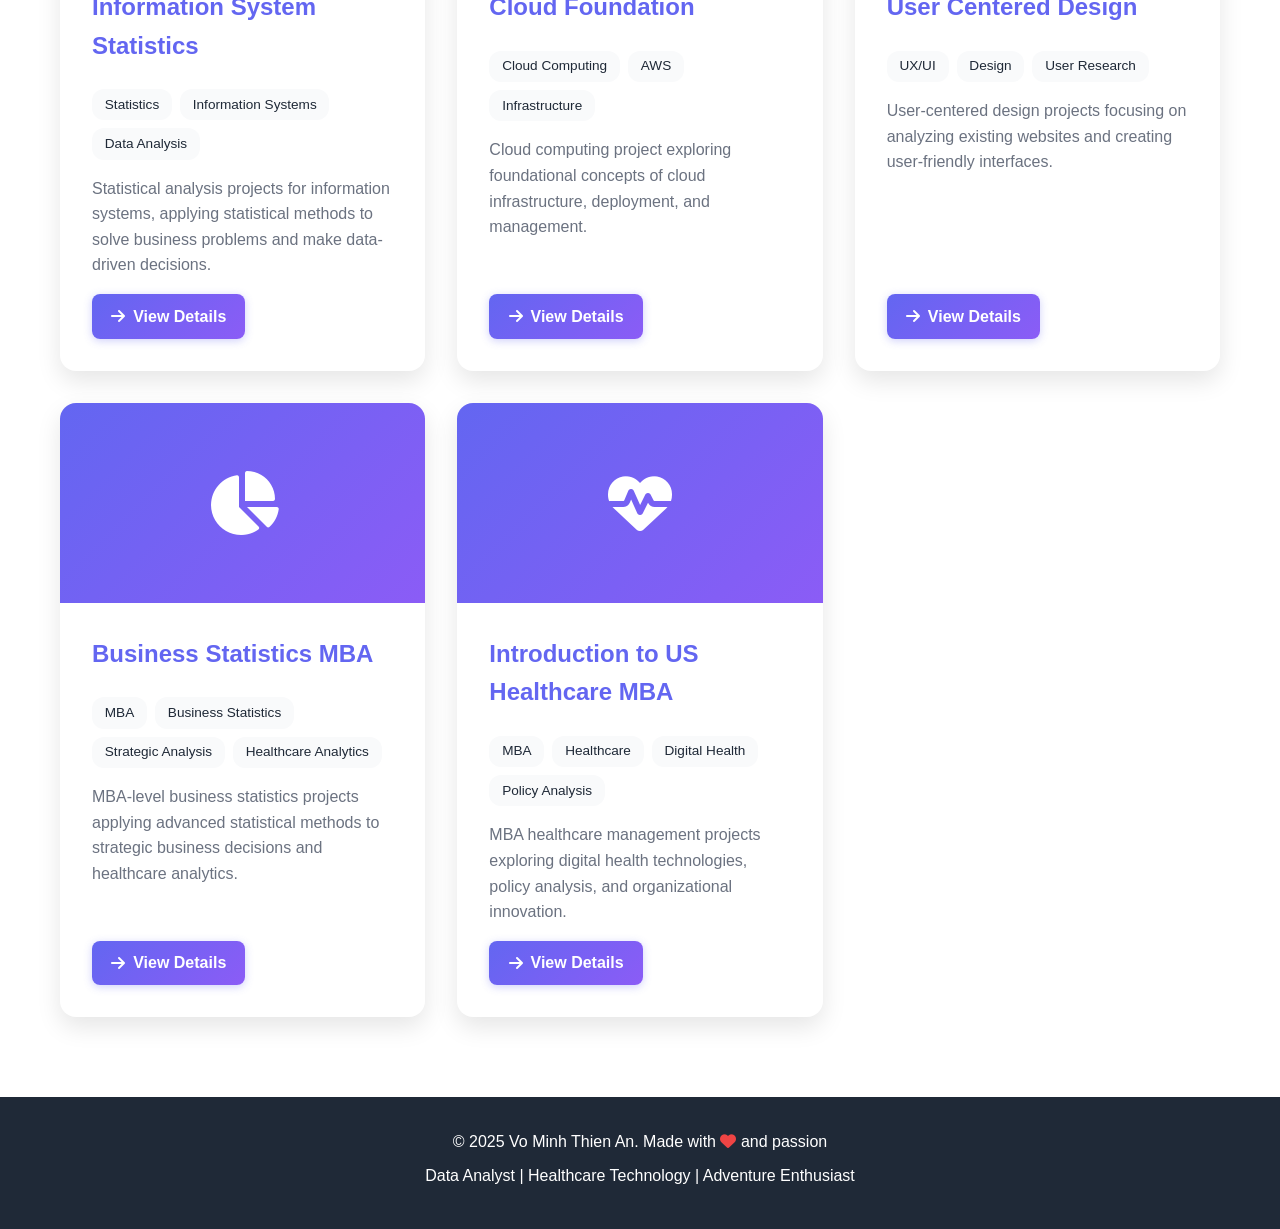
<file: portfolio.html>
<!DOCTYPE html>
<html lang="en">
<head>
    <meta charset="UTF-8">
    <meta name="viewport" content="width=device-width, initial-scale=1.0">
    <meta name="description" content="Portfolio of Vo Minh Thien An - View my projects in AI, Data Science, Healthcare Analytics, Cloud Computing, and UX/UI Design.">
    <meta name="keywords" content="Portfolio, Projects, AI, Data Science, Machine Learning, Healthcare Analytics, SocratesCode">
    <meta name="author" content="Vo Minh Thien An">
    <title>Portfolio - Vo Minh Thien An</title>
    <link rel="stylesheet" href="styles.css">
    <link rel="stylesheet" href="https://cdnjs.cloudflare.com/ajax/libs/font-awesome/6.4.0/css/all.min.css">
    <style>
        .portfolio-hero {
            min-height: 60vh;
            display: flex;
            align-items: center;
            padding-top: 80px;
            background: linear-gradient(135deg, #667eea 0%, #764ba2 100%);
            color: white;
            text-align: center;
        }
        
        /* Projects Grid */
        .projects-grid {
            display: grid;
            grid-template-columns: repeat(auto-fit, minmax(350px, 1fr));
            gap: 2rem;
            margin-top: 3rem;
        }
        
        .project-card {
            background: white;
            border-radius: 16px;
            overflow: hidden;
            box-shadow: var(--shadow-lg);
            transition: transform 0.3s ease;
            display: flex;
            flex-direction: column;
        }
        
        .project-card:hover {
            transform: translateY(-10px);
        }
        
        .project-image {
            width: 100%;
            height: 200px;
            background: linear-gradient(135deg, var(--primary-color), var(--secondary-color));
            display: flex;
            align-items: center;
            justify-content: center;
            font-size: 4rem;
            color: white;
        }
        
        .project-content {
            padding: 2rem;
            display: flex;
            flex-direction: column;
            flex: 1;
        }
        
        .project-content h3 {
            color: var(--primary-color);
            margin-bottom: 0.5rem;
            font-size: 1.5rem;
        }
        
        .project-tags {
            display: flex;
            flex-wrap: wrap;
            gap: 0.5rem;
            margin: 1rem 0;
        }
        
        .project-tag {
            background: var(--bg-alt);
            padding: 0.3rem 0.8rem;
            border-radius: 12px;
            font-size: 0.85rem;
            color: var(--text-color);
        }
        
        .project-description {
            color: var(--text-light);
            line-height: 1.6;
            margin-bottom: 1rem;
            flex: 1;
        }
        
        .project-links {
            display: flex;
            gap: 1rem;
            margin-top: auto;
        }
        
        .project-link {
            padding: 0.6rem 1.2rem;
            border-radius: 8px;
            text-decoration: none;
            font-weight: 600;
            transition: all 0.3s ease;
            display: inline-flex;
            align-items: center;
            gap: 0.5rem;
        }
        
        .project-link.primary {
            background: linear-gradient(135deg, var(--primary-color), var(--secondary-color));
            color: white;
            box-shadow: 0 2px 8px rgba(99, 102, 241, 0.3);
        }
        
        .project-link.secondary {
            background: var(--bg-alt);
            color: var(--primary-color);
        }
        
        .project-link:hover {
            transform: translateY(-2px);
            box-shadow: 0 4px 12px rgba(99, 102, 241, 0.4);
        }
        
        /* Floating Chatbot Styles */
        .chatbot-toggle {
            position: fixed;
            bottom: 30px;
            right: 30px;
            width: 60px;
            height: 60px;
            border-radius: 50%;
            background: linear-gradient(135deg, var(--primary-color), var(--secondary-color));
            color: white;
            border: none;
            font-size: 1.5rem;
            cursor: pointer;
            box-shadow: 0 4px 12px rgba(0, 0, 0, 0.3);
            z-index: 1000;
            transition: transform 0.3s ease;
        }
        
        .chatbot-toggle:hover {
            transform: scale(1.1);
        }
        
        .chatbot-window {
            position: fixed;
            bottom: 100px;
            right: 30px;
            width: 380px;
            height: 600px;
            background: white;
            border-radius: 16px;
            box-shadow: 0 10px 40px rgba(0, 0, 0, 0.3);
            display: none;
            flex-direction: column;
            z-index: 999;
            overflow: hidden;
        }
        
        .chatbot-window.active {
            display: flex;
            animation: slideUp 0.3s ease;
        }
        
        @keyframes slideUp {
            from {
                opacity: 0;
                transform: translateY(20px);
            }
            to {
                opacity: 1;
                transform: translateY(0);
            }
        }
        
        .chatbot-header {
            background: linear-gradient(135deg, var(--primary-color), var(--secondary-color));
            color: white;
            padding: 1rem;
            display: flex;
            align-items: center;
            justify-content: space-between;
        }
        
        .chatbot-header-left {
            display: flex;
            align-items: center;
            gap: 0.8rem;
        }
        
        .chatbot-avatar {
            width: 40px;
            height: 40px;
            border-radius: 50%;
            background: white;
            display: flex;
            align-items: center;
            justify-content: center;
            color: var(--primary-color);
            font-size: 1.2rem;
        }
        
        .chatbot-close {
            background: none;
            border: none;
            color: white;
            font-size: 1.5rem;
            cursor: pointer;
            padding: 0;
            width: 30px;
            height: 30px;
        }
        
        .chat-messages {
            flex: 1;
            overflow-y: auto;
            padding: 1rem;
            background: var(--bg-alt);
        }
        
        .message {
            display: flex;
            margin-bottom: 1rem;
            animation: fadeIn 0.3s ease;
        }
        
        @keyframes fadeIn {
            from { opacity: 0; transform: translateY(10px); }
            to { opacity: 1; transform: translateY(0); }
        }
        
        .message.user {
            justify-content: flex-end;
        }
        
        .message-content {
            max-width: 75%;
            padding: 0.8rem 1rem;
            border-radius: 12px;
        }
        
        .message.bot .message-content {
            background: white;
            box-shadow: var(--shadow);
        }
        
        .message.user .message-content {
            background: linear-gradient(135deg, var(--primary-color), var(--secondary-color));
            color: white;
        }
        
        .quick-questions {
            padding: 0.8rem;
            background: white;
            border-top: 1px solid var(--border-color);
            display: flex;
            flex-wrap: wrap;
            gap: 0.4rem;
        }
        
        .quick-question-btn {
            padding: 0.4rem 0.8rem;
            background: var(--bg-alt);
            border: 1px solid var(--border-color);
            border-radius: 16px;
            cursor: pointer;
            font-size: 0.8rem;
            transition: all 0.3s ease;
        }
        
        .quick-question-btn:hover {
            background: var(--primary-color);
            color: white;
            border-color: var(--primary-color);
        }
        
        .chat-input-container {
            padding: 1rem;
            background: white;
            border-top: 1px solid var(--border-color);
            display: flex;
            gap: 0.5rem;
        }
        
        .chat-input {
            flex: 1;
            padding: 0.8rem;
            border: 2px solid var(--border-color);
            border-radius: 20px;
            font-size: 0.9rem;
        }
        
        .chat-input:focus {
            outline: none;
            border-color: var(--primary-color);
        }
        
        .send-btn {
            background: linear-gradient(135deg, var(--primary-color), var(--secondary-color));
            color: white;
            border: none;
            padding: 0.8rem 1.2rem;
            border-radius: 20px;
            cursor: pointer;
            font-size: 0.9rem;
        }
        
        .send-btn:disabled {
            opacity: 0.5;
        }
        
        @media (max-width: 768px) {
            .chatbot-window {
                width: calc(100% - 20px);
                right: 10px;
                bottom: 90px;
                height: 500px;
            }
        }
    </style>
</head>
<body>
    <!-- Navigation -->
    <nav class="navbar">
        <div class="container">
            <div class="nav-brand">Thien An</div>
            <ul class="nav-menu">
                <li><a href="index.html">Home</a></li>
                <li><a href="portfolio.html" style="color: var(--primary-color);">Portfolio</a></li>
                <li><a href="hobby.html">Hobby</a></li>
                <li><a href="blog.html">Blog</a></li>
            </ul>
            <div class="hamburger">
                <span></span>
                <span></span>
                <span></span>
            </div>
        </div>
        <!-- Scrolling Ticker -->
        <div class="ticker-wrap">
            <div class="ticker">
                <a href="index.html#about" class="ticker-item"><i class="fas fa-user"></i> About</a>
                <a href="index.html#experience" class="ticker-item"><i class="fas fa-briefcase"></i> Experience</a>
                <a href="index.html#education" class="ticker-item"><i class="fas fa-graduation-cap"></i> Education</a>
                <a href="index.html#skills" class="ticker-item"><i class="fas fa-code"></i> Skills</a>
                <a href="index.html#contact" class="ticker-item"><i class="fas fa-envelope"></i> Contact</a>
                <!-- Duplicate for seamless loop -->
                <a href="index.html#about" class="ticker-item"><i class="fas fa-user"></i> About</a>
                <a href="index.html#experience" class="ticker-item"><i class="fas fa-briefcase"></i> Experience</a>
                <a href="index.html#education" class="ticker-item"><i class="fas fa-graduation-cap"></i> Education</a>
                <a href="index.html#skills" class="ticker-item"><i class="fas fa-code"></i> Skills</a>
                <a href="index.html#contact" class="ticker-item"><i class="fas fa-envelope"></i> Contact</a>
            </div>
        </div>
    </nav>

    <!-- Hero Section -->
    <section class="portfolio-hero">
        <div class="container">
            <h1 class="hero-title">My <span class="highlight">Projects</span></h1>
            <p class="hero-description">A showcase of my work in AI, data analytics, and web development</p>
        </div>
    </section>

    <!-- Projects Section -->
    <section style="padding: 80px 0;">
        <div class="container">
            <h2 class="section-title">Featured Projects</h2>
            
            <div class="projects-grid">
                <!-- SocratesCode Project -->
                <div class="project-card">
                    <div class="project-image">
                        <i class="fas fa-brain"></i>
                    </div>
                    <div class="project-content">
                        <h3>SocratesCode</h3>
                        <div class="project-tags">
                            <span class="project-tag">AI/ML</span>
                            <span class="project-tag">Education</span>
                            <span class="project-tag">Python</span>
                            <span class="project-tag">OpenAI</span>
                        </div>
                        <p class="project-description">
                            An AI-powered educational platform that uses Socratic methodology and cognitive load theory to provide personalized programming tutoring.
                        </p>
                        <div class="project-links">
                            <a href="portfolio/socrates-code.html" class="project-link primary">
                                <i class="fas fa-arrow-right"></i> View Details
                            </a>
                        </div>
                    </div>
                </div>

                <!-- Machine Learning Project -->
                <div class="project-card">
                    <div class="project-image">
                        <i class="fas fa-robot"></i>
                    </div>
                    <div class="project-content">
                        <h3>Machine Learning</h3>
                        <div class="project-tags">
                            <span class="project-tag">Machine Learning</span>
                            <span class="project-tag">Python</span>
                            <span class="project-tag">Data Analysis</span>
                        </div>
                        <p class="project-description">
                            Comprehensive machine learning project implementing various algorithms and techniques for data classification and prediction.
                        </p>
                        <div class="project-links">
                            <a href="portfolio/machine-learning.html" class="project-link primary">
                                <i class="fas fa-arrow-right"></i> View Details
                            </a>
                        </div>
                    </div>
                </div>

                <!-- Practical Data Science -->
                <div class="project-card">
                    <div class="project-image">
                        <i class="fas fa-chart-line"></i>
                    </div>
                    <div class="project-content">
                        <h3>Practical Data Science</h3>
                        <div class="project-tags">
                            <span class="project-tag">Data Science</span>
                            <span class="project-tag">Python</span>
                            <span class="project-tag">Jupyter</span>
                            <span class="project-tag">Analytics</span>
                        </div>
                        <p class="project-description">
                            Comprehensive data science course involving data exploration, statistical analysis, and modeling using Python and Jupyter notebooks.
                        </p>
                        <div class="project-links">
                            <a href="portfolio/data-science.html" class="project-link primary">
                                <i class="fas fa-arrow-right"></i> View Details
                            </a>
                        </div>
                    </div>
                </div>

                <!-- Information System Statistics -->
                <div class="project-card">
                    <div class="project-image">
                        <i class="fas fa-chart-bar"></i>
                    </div>
                    <div class="project-content">
                        <h3>Information System Statistics</h3>
                        <div class="project-tags">
                            <span class="project-tag">Statistics</span>
                            <span class="project-tag">Information Systems</span>
                            <span class="project-tag">Data Analysis</span>
                        </div>
                        <p class="project-description">
                            Statistical analysis projects for information systems, applying statistical methods to solve business problems and make data-driven decisions.
                        </p>
                        <div class="project-links">
                            <a href="portfolio/information-system-statistics.html" class="project-link primary">
                                <i class="fas fa-arrow-right"></i> View Details
                            </a>
                        </div>
                    </div>
                </div>

                <!-- Cloud Foundation -->
                <div class="project-card">
                    <div class="project-image">
                        <i class="fas fa-cloud"></i>
                    </div>
                    <div class="project-content">
                        <h3>Cloud Foundation</h3>
                        <div class="project-tags">
                            <span class="project-tag">Cloud Computing</span>
                            <span class="project-tag">AWS</span>
                            <span class="project-tag">Infrastructure</span>
                        </div>
                        <p class="project-description">
                            Cloud computing project exploring foundational concepts of cloud infrastructure, deployment, and management.
                        </p>
                        <div class="project-links">
                            <a href="portfolio/cloud-foundation.html" class="project-link primary">
                                <i class="fas fa-arrow-right"></i> View Details
                            </a>
                        </div>
                    </div>
                </div>

                <!-- User Centered Design -->
                <div class="project-card">
                    <div class="project-image">
                        <i class="fas fa-users"></i>
                    </div>
                    <div class="project-content">
                        <h3>User Centered Design</h3>
                        <div class="project-tags">
                            <span class="project-tag">UX/UI</span>
                            <span class="project-tag">Design</span>
                            <span class="project-tag">User Research</span>
                        </div>
                        <p class="project-description">
                            User-centered design projects focusing on analyzing existing websites and creating user-friendly interfaces.
                        </p>
                        <div class="project-links">
                            <a href="portfolio/user-centered-design.html" class="project-link primary">
                                <i class="fas fa-arrow-right"></i> View Details
                            </a>
                        </div>
                    </div>
                </div>

                <!-- Business Statistics MBA -->
                <div class="project-card">
                    <div class="project-image">
                        <i class="fas fa-chart-pie"></i>
                    </div>
                    <div class="project-content">
                        <h3>Business Statistics MBA</h3>
                        <div class="project-tags">
                            <span class="project-tag">MBA</span>
                            <span class="project-tag">Business Statistics</span>
                            <span class="project-tag">Strategic Analysis</span>
                            <span class="project-tag">Healthcare Analytics</span>
                        </div>
                        <p class="project-description">
                            MBA-level business statistics projects applying advanced statistical methods to strategic business decisions and healthcare analytics.
                        </p>
                        <div class="project-links">
                            <a href="portfolio/business-statistics-mba.html" class="project-link primary">
                                <i class="fas fa-arrow-right"></i> View Details
                            </a>
                        </div>
                    </div>
                </div>

                <!-- Introduction to US Healthcare MBA -->
                <div class="project-card">
                    <div class="project-image">
                        <i class="fas fa-heartbeat"></i>
                    </div>
                    <div class="project-content">
                        <h3>Introduction to US Healthcare MBA</h3>
                        <div class="project-tags">
                            <span class="project-tag">MBA</span>
                            <span class="project-tag">Healthcare</span>
                            <span class="project-tag">Digital Health</span>
                            <span class="project-tag">Policy Analysis</span>
                        </div>
                        <p class="project-description">
                            MBA healthcare management projects exploring digital health technologies, policy analysis, and organizational innovation.
                        </p>
                        <div class="project-links">
                            <a href="portfolio/intro-us-healthcare-mba.html" class="project-link primary">
                                <i class="fas fa-arrow-right"></i> View Details
                            </a>
                        </div>
                    </div>
                </div>
            </div>
        </div>
    </section>

    <!-- Floating Chatbot -->
    <button class="chatbot-toggle" id="chatbotToggle" onclick="toggleChat()">
        <i class="fas fa-comment-dots"></i>
    </button>

    <div class="chatbot-window" id="chatbotWindow">
        <div class="chatbot-header">
            <div class="chatbot-header-left">
                <div class="chatbot-avatar">
                    <i class="fas fa-robot"></i>
                </div>
                <div>
                    <strong>AI Assistant</strong>
                    <div style="font-size: 0.8rem; opacity: 0.9;">Ask about my work</div>
                </div>
            </div>
            <button class="chatbot-close" onclick="toggleChat()">
                <i class="fas fa-times"></i>
            </button>
        </div>

        <div class="chat-messages" id="chatMessages">
            <div class="message bot">
                <div class="message-content">
                    <p>👋 Hi! I'm Thien An's AI assistant. Ask me about experience, skills, education, or projects!</p>
                </div>
            </div>
        </div>

        <div class="quick-questions">
            <button class="quick-question-btn" onclick="askQuestion('Experience')">
                <i class="fas fa-briefcase"></i> Experience
            </button>
            <button class="quick-question-btn" onclick="askQuestion('Skills')">
                <i class="fas fa-code"></i> Skills
            </button>
            <button class="quick-question-btn" onclick="askQuestion('Projects')">
                <i class="fas fa-project-diagram"></i> Projects
            </button>
            <button class="quick-question-btn" onclick="askQuestion('Contact')">
                <i class="fas fa-envelope"></i> Contact
            </button>
        </div>

        <div class="chat-input-container">
            <input type="text" class="chat-input" id="chatInput" placeholder="Type a message..." onkeypress="handleKeyPress(event)">
            <button class="send-btn" id="sendBtn" onclick="sendMessage()">
                <i class="fas fa-paper-plane"></i>
            </button>
        </div>
    </div>

    <!-- Footer -->
    <footer class="footer">
        <div class="container">
            <p>&copy; 2025 Vo Minh Thien An. Made with <i class="fas fa-heart"></i> and passion</p>
            <p>Data Analyst | Healthcare Technology | Adventure Enthusiast</p>
        </div>
    </footer>

    <script src="script.js"></script>
    <script>
        // Chatbot Toggle
        function toggleChat() {
            const chatWindow = document.getElementById('chatbotWindow');
            chatWindow.classList.toggle('active');
        }

        // Knowledge Base
        const knowledgeBase = {
            experience: {
                keywords: ['experience', 'work', 'job', 'career'],
                response: `I have diverse experience in AI, data analysis, and healthcare technology:

🤖 <strong>AI Educational Platform Developer</strong> at RMIT University (Feb 2025 - Oct 2025)
• Developed SocratesCode AI tutor using cognitive load theory
• Created adaptive learning scenarios with generative AI
• Applied Socratic methodology for personalized programming education

📊 <strong>Data Analysis Intern</strong> at VietA Bank (Mar 2024 - Jul 2024)
• Built data warehouse infrastructure
• Designed customer prediction system
• Created data visualizations and reports

👨‍🏫 <strong>Part-Time Teacher</strong> at TEKY (Aug 2023 - Oct 2023)
• Taught Python programming courses
• Developed teaching materials and mentored students`
            },
            skills: {
                keywords: ['skills', 'technical', 'programming', 'languages'],
                response: `My technical skills span multiple domains:

💻 <strong>Programming:</strong> Python, JavaScript, Java, SQL, HTML/CSS
📊 <strong>Data & Analytics:</strong> Data Analysis, Machine Learning, Business Intelligence, Statistical Analysis
🛠️ <strong>Tools:</strong> React, Node.js, Power BI, Tableau, Git, Docker
🗄️ <strong>Databases:</strong> MySQL, MongoDB, PostgreSQL, Data Warehouse
🌐 <strong>Languages:</strong> Vietnamese (Native), English (IELTS 7.0), Japanese (N5)
💼 <strong>Business:</strong> Business Analysis, Strategic Analysis, Healthcare Analytics`
            },
            projects: {
                keywords: ['project', 'portfolio', 'socratescode', 'work'],
                response: `My portfolio includes diverse projects:

🧠 <strong>SocratesCode</strong> - AI Educational Platform
• AI-powered programming tutor using Socratic methodology
• Adaptive learning based on cognitive load theory

🤖 <strong>Machine Learning</strong> - ML algorithms for classification and prediction

📊 <strong>Practical Data Science</strong> - Data exploration, statistical modeling with Python

📈 <strong>Business Statistics MBA</strong> - Strategic analysis and healthcare analytics

🏥 <strong>Introduction to US Healthcare MBA</strong> - Digital health technologies and policy analysis

☁️ <strong>Cloud Foundation</strong> - AWS infrastructure and deployment

🎨 <strong>User Centered Design</strong> - UX/UI and usability analysis

View all projects at: https://4uroral1g.github.io/portfolio.html`
            },
            education: {
                keywords: ['education', 'school', 'university', 'degree', 'mba'],
                response: `My educational background:

🎓 <strong>MCPHS University</strong> (Aug 2025 - Present)
• MBA in Healthcare Technology
• Boston, MA, USA

🎓 <strong>RMIT University Vietnam</strong> (Jan 2022 - Sept 2025)
• Bachelor of Information Technology
• Ho Chi Minh City, Vietnam
• Graduated with focus on AI and Data Analytics`
            },
            contact: {
                keywords: ['contact', 'email', 'phone', 'reach', 'hire', 'website'],
                response: `📧 <strong>Get in touch with me:</strong>

Email: minhthienan.v@gmail.com
Phone (VN): +84 963 899 952
Phone (US): +1 (857) 222-4505
GitHub: github.com/4uroraL1g
Website: https://4uroral1g.github.io

📍 <strong>Locations:</strong>
Ho Chi Minh City, Vietnam | Boston, MA, USA

I'm actively seeking opportunities in Data Analysis, Business Analysis, and Healthcare Technology!`
            },
            default: {
                response: `I can tell you about:
• 💼 Work experience (AI, Data Analysis, Teaching)
• 💻 Technical skills and tools
• 📂 Projects (AI, Data Science, Healthcare, Cloud, UX/UI)
• 🎓 Education (MBA in Healthcare Technology, IT degree)
• 📧 How to contact me

What would you like to know?`
            }
        };

        function addMessage(content, isUser = false) {
            const messagesContainer = document.getElementById('chatMessages');
            const messageDiv = document.createElement('div');
            messageDiv.className = `message ${isUser ? 'user' : 'bot'}`;
            
            const contentDiv = document.createElement('div');
            contentDiv.className = 'message-content';
            contentDiv.innerHTML = `<p>${content}</p>`;
            
            messageDiv.appendChild(contentDiv);
            messagesContainer.appendChild(messageDiv);
            messagesContainer.scrollTop = messagesContainer.scrollHeight;
        }

        function getBotResponse(userMessage) {
            const lowerMessage = userMessage.toLowerCase();
            
            for (const [key, data] of Object.entries(knowledgeBase)) {
                if (key !== 'default' && data.keywords.some(keyword => lowerMessage.includes(keyword))) {
                    return data.response;
                }
            }
            
            return knowledgeBase.default.response;
        }

        function sendMessage() {
            const input = document.getElementById('chatInput');
            const message = input.value.trim();
            
            if (!message) return;
            
            addMessage(message, true);
            input.value = '';
            
            const sendBtn = document.getElementById('sendBtn');
            sendBtn.disabled = true;
            
            setTimeout(() => {
                const response = getBotResponse(message);
                addMessage(response, false);
                sendBtn.disabled = false;
            }, 600);
        }

        function askQuestion(question) {
            document.getElementById('chatInput').value = question;
            sendMessage();
        }

        function handleKeyPress(event) {
            if (event.key === 'Enter') {
                sendMessage();
            }
        }
    </script>
</body>
</html>
</file>
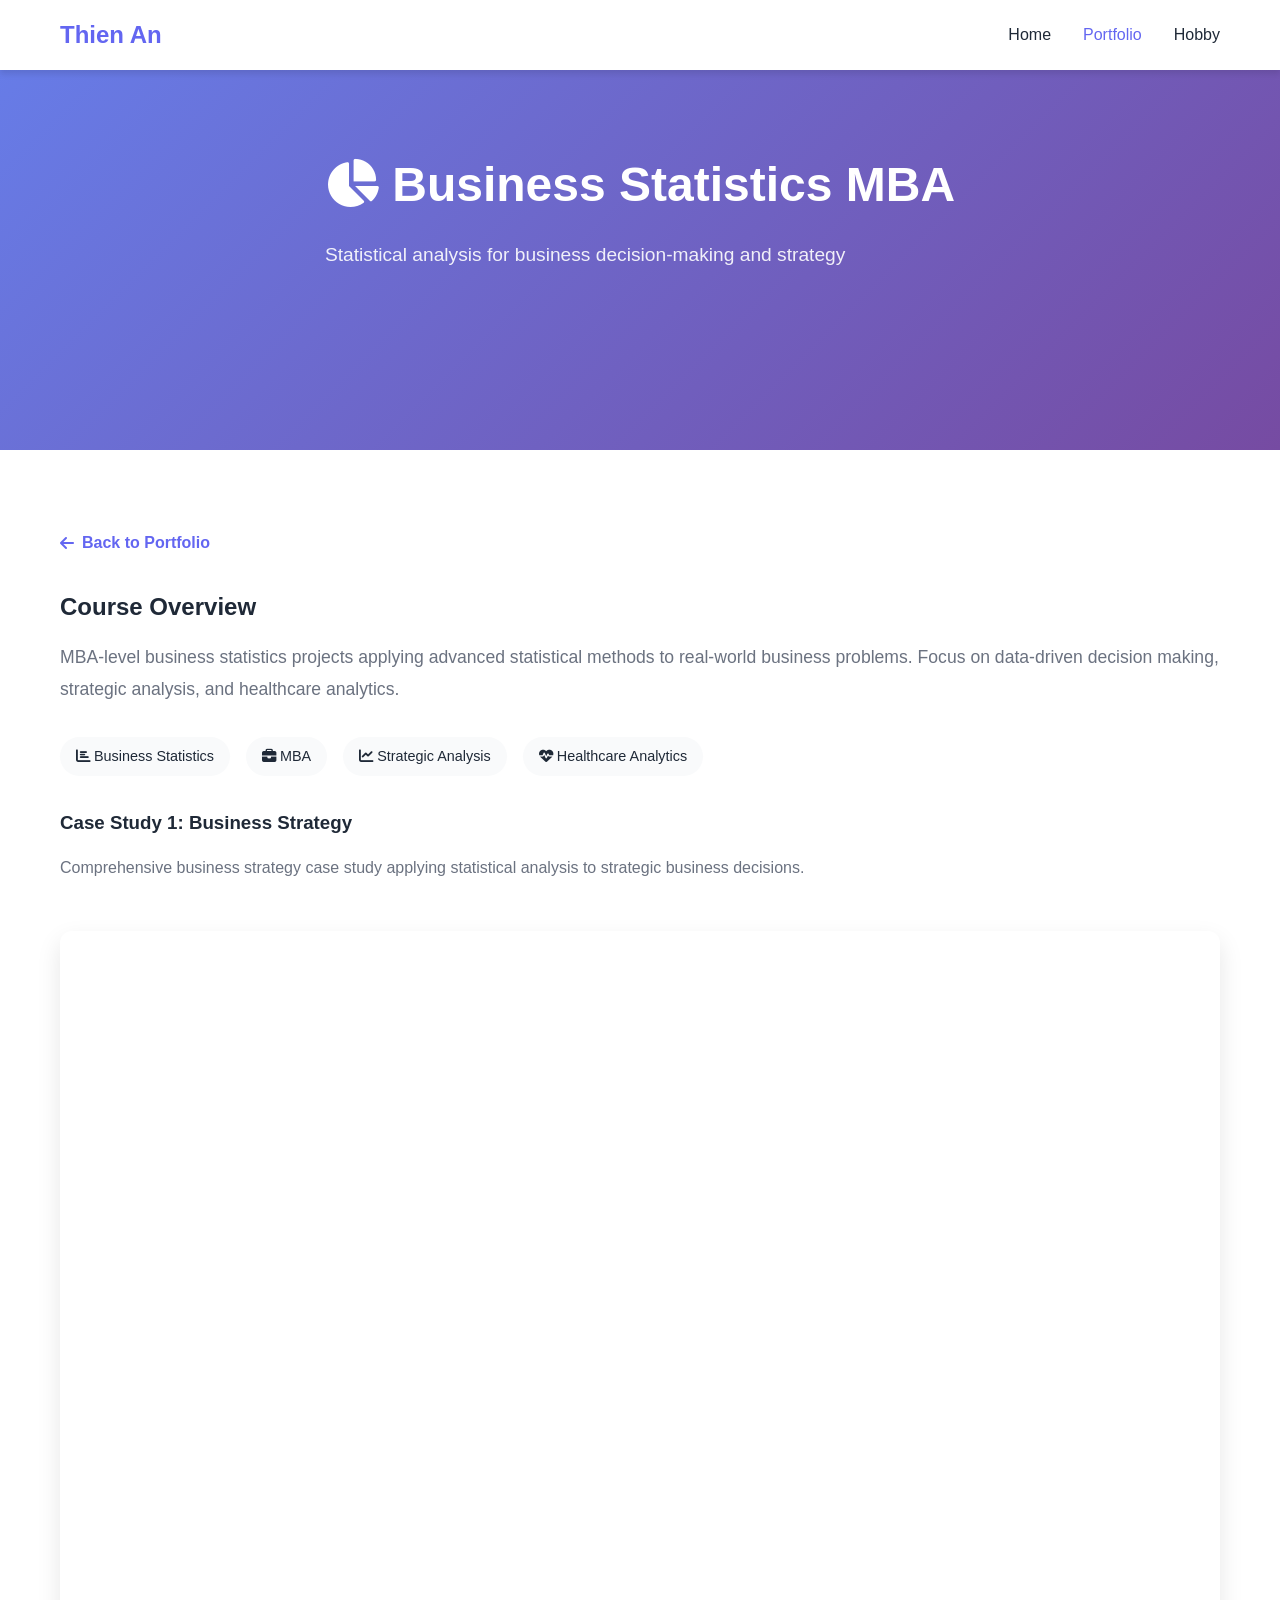
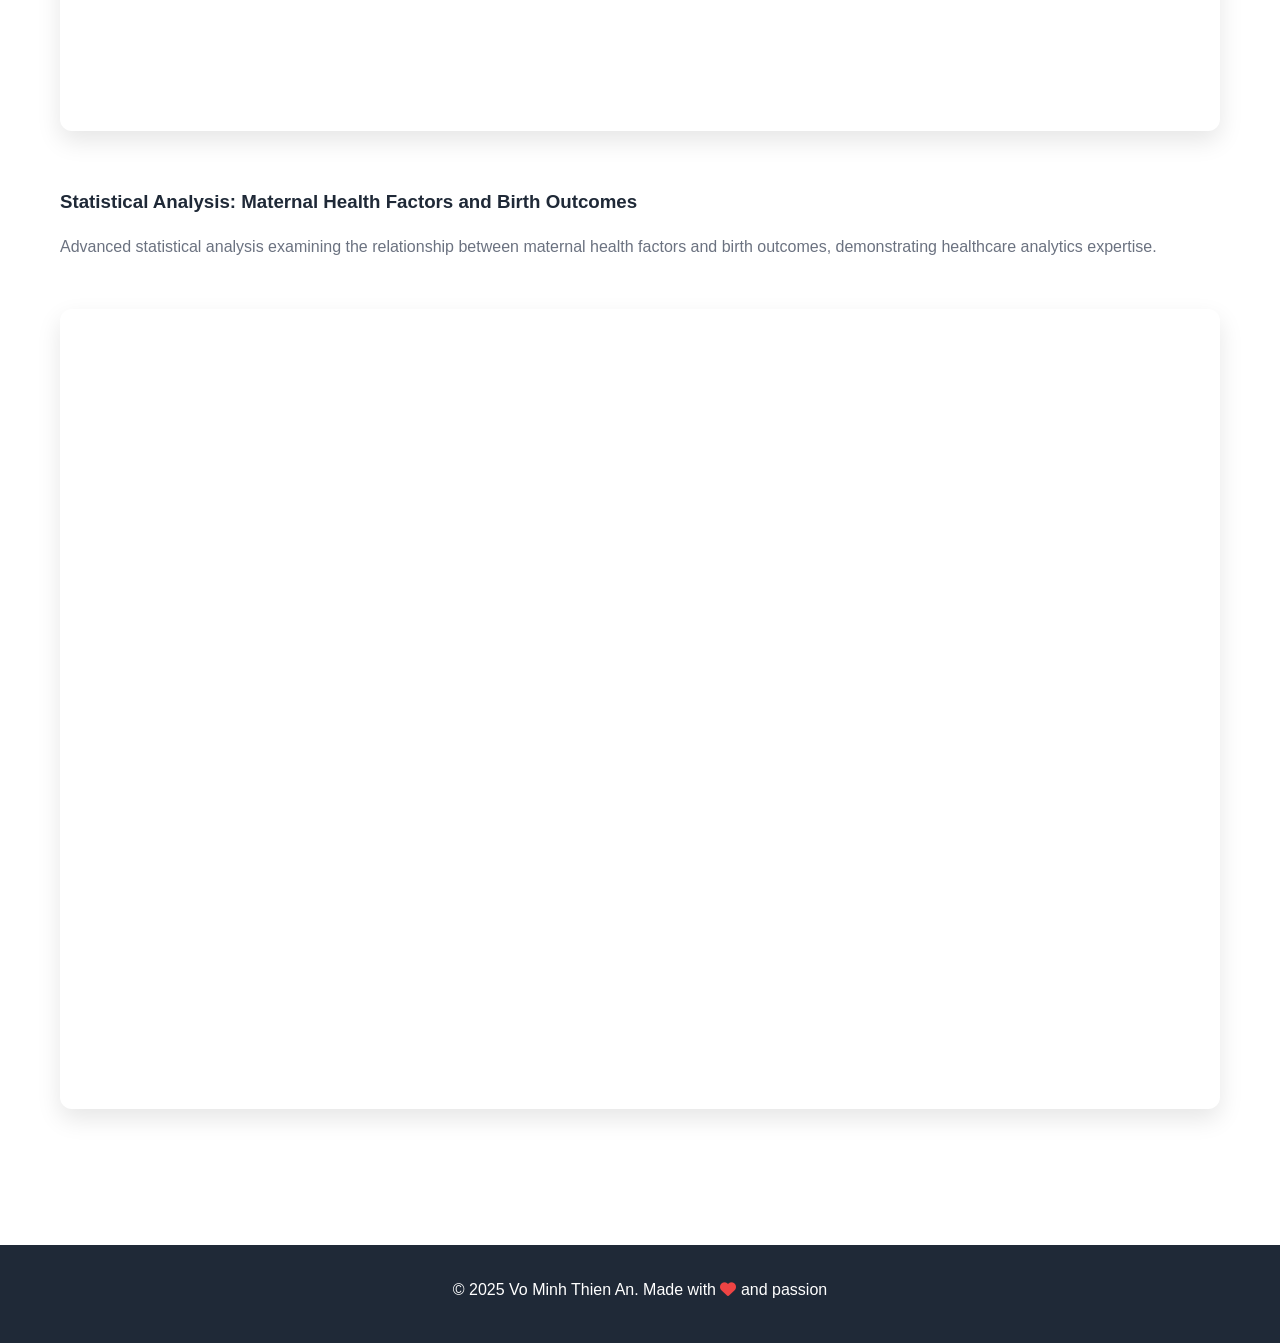
<file: portfolio/business-statistics-mba.html>
<!DOCTYPE html>
<html lang="en">
<head>
    <meta charset="UTF-8">
    <meta name="viewport" content="width=device-width, initial-scale=1.0">
    <title>Business Statistics MBA - Vo Minh Thien An</title>
    <link rel="stylesheet" href="../styles.css">
    <link rel="stylesheet" href="https://cdnjs.cloudflare.com/ajax/libs/font-awesome/6.4.0/css/all.min.css">
    <style>
        .project-detail-hero {
            min-height: 50vh;
            display: flex;
            align-items: center;
            padding-top: 80px;
            background: linear-gradient(135deg, #667eea 0%, #764ba2 100%);
            color: white;
        }
        
        .project-detail-content {
            padding: 80px 0;
        }
        
        .project-meta {
            display: flex;
            flex-wrap: wrap;
            gap: 1rem;
            margin: 2rem 0;
        }
        
        .meta-tag {
            background: var(--bg-alt);
            padding: 0.5rem 1rem;
            border-radius: 20px;
            font-size: 0.9rem;
            color: var(--text-color);
        }
        
        .pdf-viewer {
            width: 100%;
            height: 800px;
            border: none;
            border-radius: 12px;
            box-shadow: var(--shadow-lg);
            margin: 2rem 0 3rem 0;
        }
        
        .back-link {
            display: inline-flex;
            align-items: center;
            gap: 0.5rem;
            color: var(--primary-color);
            text-decoration: none;
            margin-bottom: 2rem;
            font-weight: 600;
        }
        
        .back-link:hover {
            gap: 1rem;
            transition: gap 0.3s ease;
        }
    </style>
</head>
<body>
    <nav class="navbar">
        <div class="container">
            <div class="nav-brand">Thien An</div>
            <ul class="nav-menu">
                <li><a href="../index.html">Home</a></li>
                <li><a href="../portfolio.html" style="color: var(--primary-color);">Portfolio</a></li>
                <li><a href="../hobby.html">Hobby</a></li>
            </ul>
        </div>
    </nav>

    <section class="project-detail-hero">
        <div class="container">
            <h1 class="hero-title"><i class="fas fa-chart-pie"></i> Business Statistics MBA</h1>
            <p class="hero-description">Statistical analysis for business decision-making and strategy</p>
        </div>
    </section>

    <section class="project-detail-content">
        <div class="container">
            <a href="../portfolio.html" class="back-link">
                <i class="fas fa-arrow-left"></i> Back to Portfolio
            </a>

            <h2>Course Overview</h2>
            <p style="font-size: 1.1rem; line-height: 1.8; color: var(--text-light); margin: 1rem 0;">
                MBA-level business statistics projects applying advanced statistical methods to real-world business problems. Focus on data-driven decision making, strategic analysis, and healthcare analytics.
            </p>

            <div class="project-meta">
                <span class="meta-tag"><i class="fas fa-chart-bar"></i> Business Statistics</span>
                <span class="meta-tag"><i class="fas fa-briefcase"></i> MBA</span>
                <span class="meta-tag"><i class="fas fa-chart-line"></i> Strategic Analysis</span>
                <span class="meta-tag"><i class="fas fa-heartbeat"></i> Healthcare Analytics</span>
            </div>

            <h3>Case Study 1: Business Strategy</h3>
            <p style="font-size: 1rem; line-height: 1.8; color: var(--text-light); margin: 1rem 0;">
                Comprehensive business strategy case study applying statistical analysis to strategic business decisions.
            </p>
            <iframe src="../Business_Stratistic_MBA/Case Study 1 - Business Strat.pdf" class="pdf-viewer"></iframe>

            <h3>Statistical Analysis: Maternal Health Factors and Birth Outcomes</h3>
            <p style="font-size: 1rem; line-height: 1.8; color: var(--text-light); margin: 1rem 0;">
                Advanced statistical analysis examining the relationship between maternal health factors and birth outcomes, demonstrating healthcare analytics expertise.
            </p>
            <iframe src="../Business_Stratistic_MBA/Statistical Analysis of Maternal Health Factors and Birth Outcomes.pdf" class="pdf-viewer"></iframe>
        </div>
    </section>

    <footer class="footer">
        <div class="container">
            <p>&copy; 2025 Vo Minh Thien An. Made with <i class="fas fa-heart"></i> and passion</p>
        </div>
    </footer>

    <script src="../script.js"></script>
</body>
</html>
</file>
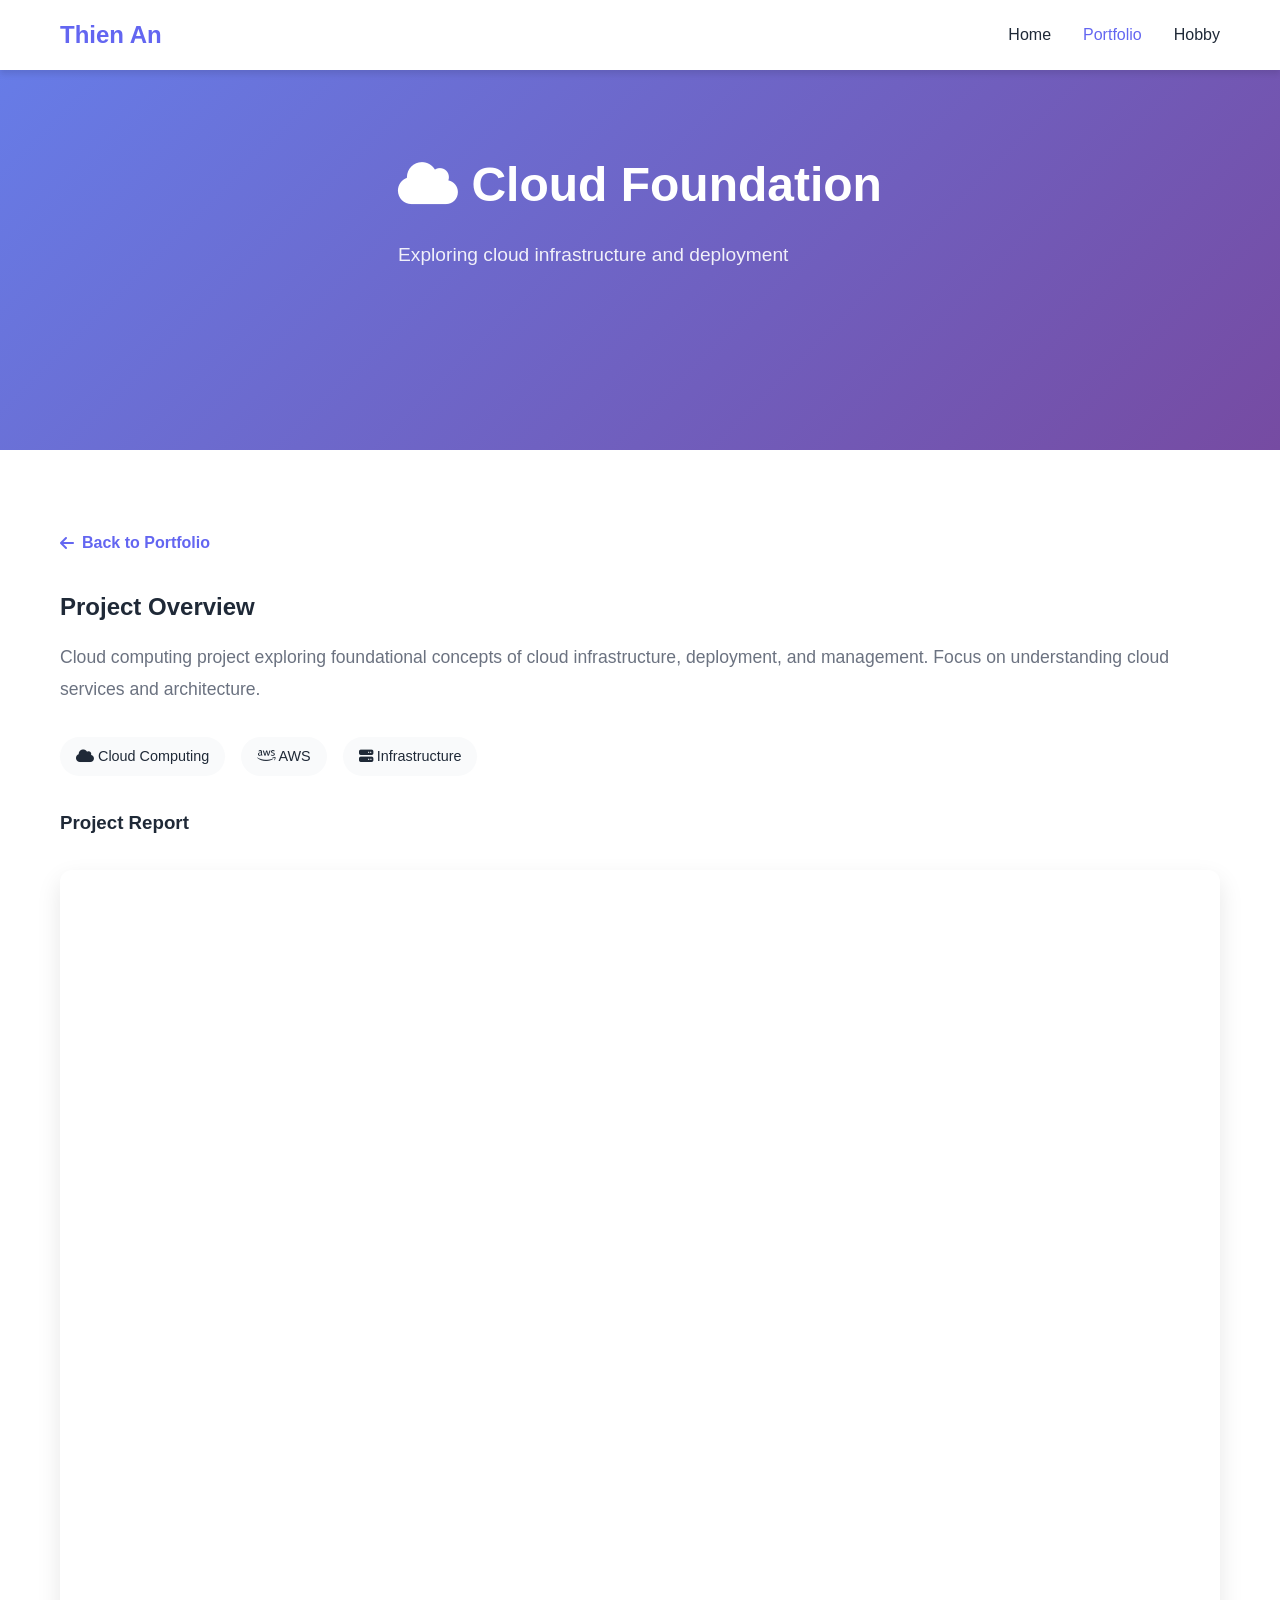
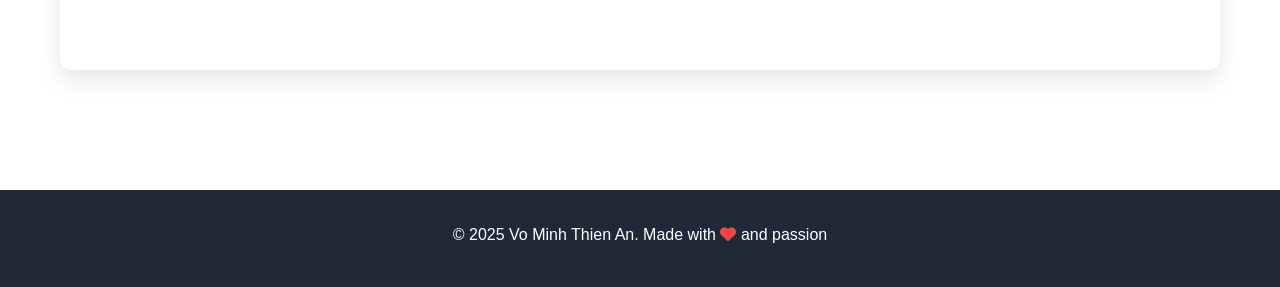
<file: portfolio/cloud-foundation.html>
<!DOCTYPE html>
<html lang="en">
<head>
    <meta charset="UTF-8">
    <meta name="viewport" content="width=device-width, initial-scale=1.0">
    <title>Cloud Foundation - Vo Minh Thien An</title>
    <link rel="stylesheet" href="../styles.css">
    <link rel="stylesheet" href="https://cdnjs.cloudflare.com/ajax/libs/font-awesome/6.4.0/css/all.min.css">
    <style>
        .project-detail-hero {
            min-height: 50vh;
            display: flex;
            align-items: center;
            padding-top: 80px;
            background: linear-gradient(135deg, #667eea 0%, #764ba2 100%);
            color: white;
        }
        
        .project-detail-content {
            padding: 80px 0;
        }
        
        .project-meta {
            display: flex;
            flex-wrap: wrap;
            gap: 1rem;
            margin: 2rem 0;
        }
        
        .meta-tag {
            background: var(--bg-alt);
            padding: 0.5rem 1rem;
            border-radius: 20px;
            font-size: 0.9rem;
            color: var(--text-color);
        }
        
        .pdf-viewer {
            width: 100%;
            height: 800px;
            border: none;
            border-radius: 12px;
            box-shadow: var(--shadow-lg);
            margin: 2rem 0;
        }
        
        .back-link {
            display: inline-flex;
            align-items: center;
            gap: 0.5rem;
            color: var(--primary-color);
            text-decoration: none;
            margin-bottom: 2rem;
            font-weight: 600;
        }
        
        .back-link:hover {
            gap: 1rem;
            transition: gap 0.3s ease;
        }
    </style>
</head>
<body>
    <nav class="navbar">
        <div class="container">
            <div class="nav-brand">Thien An</div>
            <ul class="nav-menu">
                <li><a href="../index.html">Home</a></li>
                <li><a href="../portfolio.html" style="color: var(--primary-color);">Portfolio</a></li>
                <li><a href="../hobby.html">Hobby</a></li>
            </ul>
        </div>
    </nav>

    <section class="project-detail-hero">
        <div class="container">
            <h1 class="hero-title"><i class="fas fa-cloud"></i> Cloud Foundation</h1>
            <p class="hero-description">Exploring cloud infrastructure and deployment</p>
        </div>
    </section>

    <section class="project-detail-content">
        <div class="container">
            <a href="../portfolio.html" class="back-link">
                <i class="fas fa-arrow-left"></i> Back to Portfolio
            </a>

            <h2>Project Overview</h2>
            <p style="font-size: 1.1rem; line-height: 1.8; color: var(--text-light); margin: 1rem 0;">
                Cloud computing project exploring foundational concepts of cloud infrastructure, deployment, and management. Focus on understanding cloud services and architecture.
            </p>

            <div class="project-meta">
                <span class="meta-tag"><i class="fas fa-cloud"></i> Cloud Computing</span>
                <span class="meta-tag"><i class="fab fa-aws"></i> AWS</span>
                <span class="meta-tag"><i class="fas fa-server"></i> Infrastructure</span>
            </div>

            <h3>Project Report</h3>
            <iframe src="../Cloud_Foundation/s3916570_a1-1.pdf" class="pdf-viewer"></iframe>
        </div>
    </section>

    <footer class="footer">
        <div class="container">
            <p>&copy; 2025 Vo Minh Thien An. Made with <i class="fas fa-heart"></i> and passion</p>
        </div>
    </footer>

    <script src="../script.js"></script>
</body>
</html>
</file>
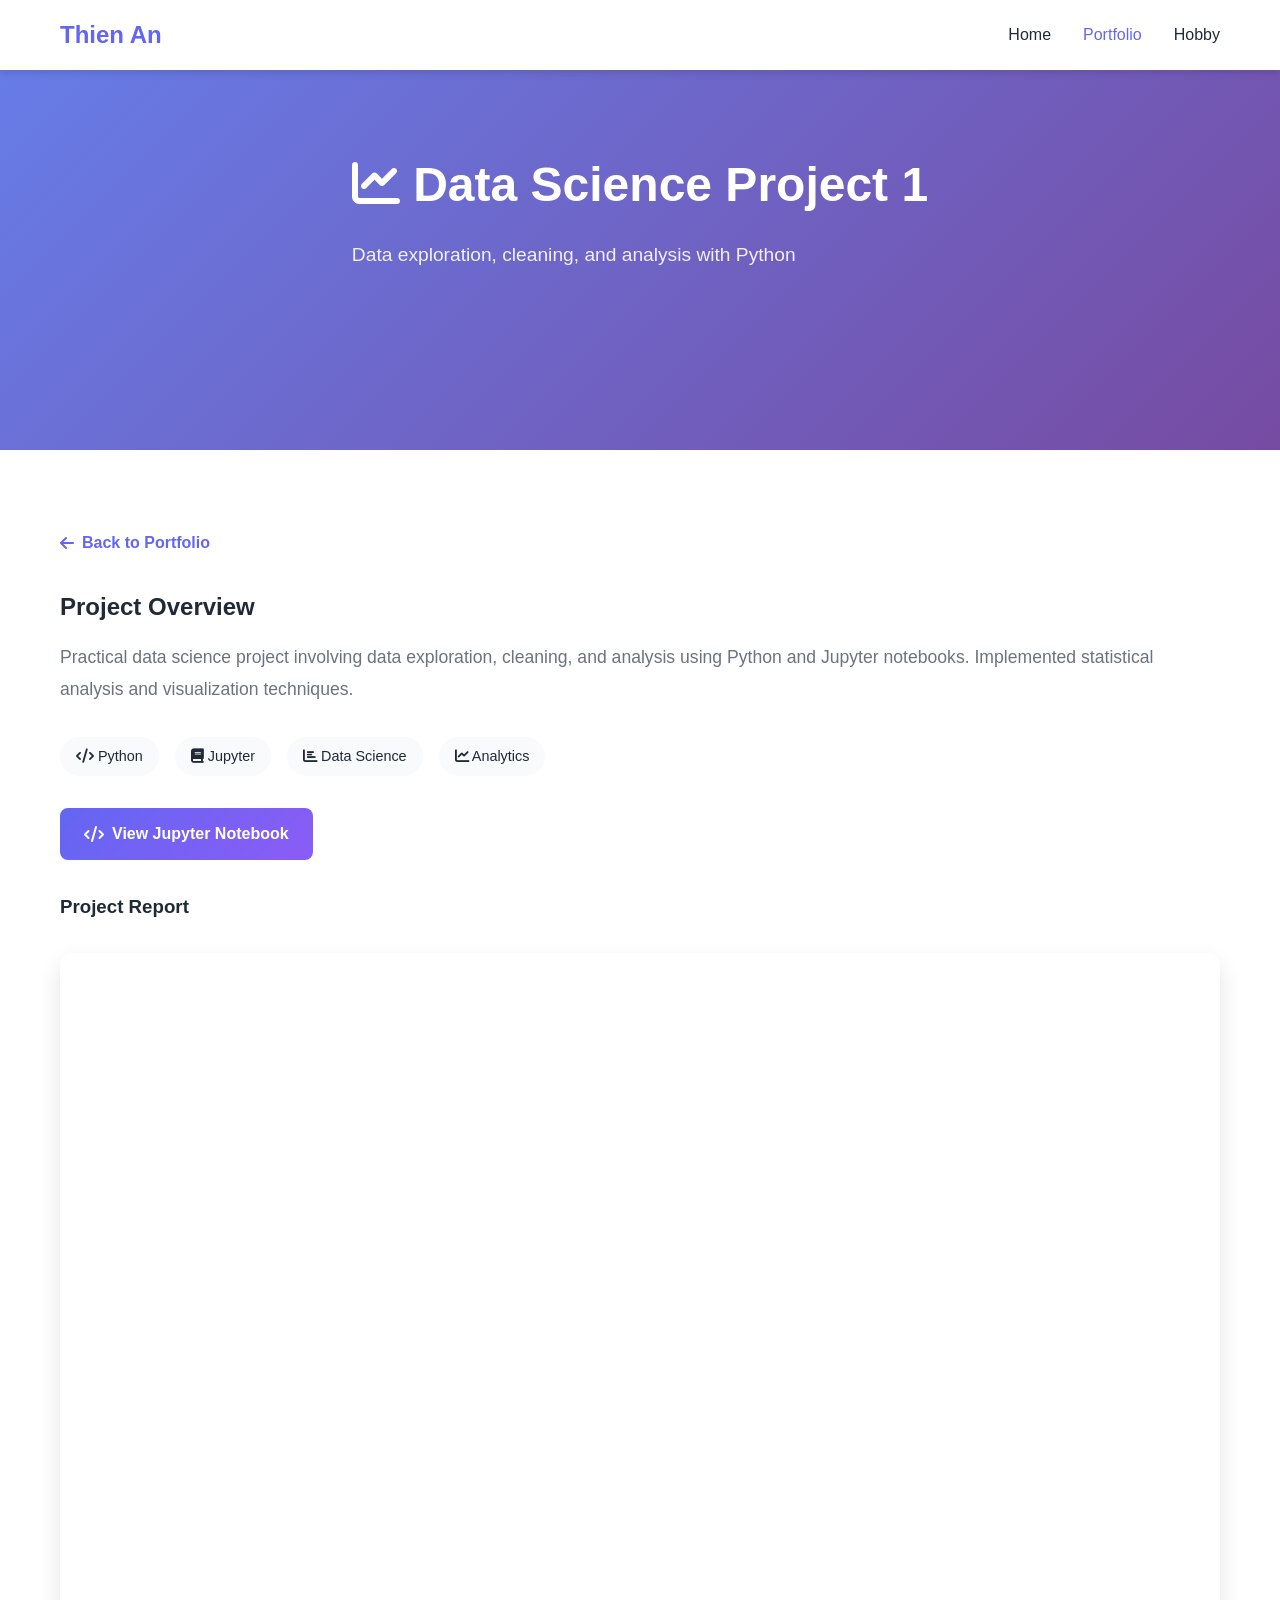
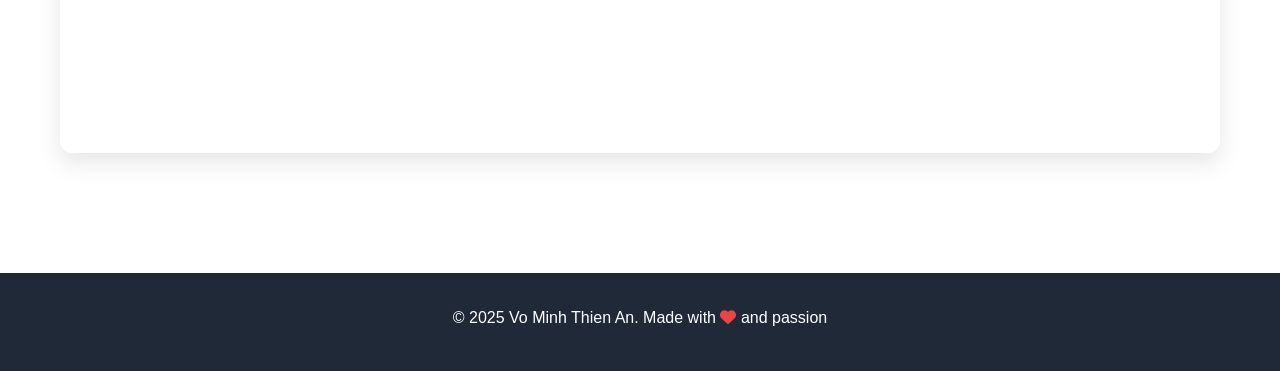
<file: portfolio/data-science-1.html>
<!DOCTYPE html>
<html lang="en">
<head>
    <meta charset="UTF-8">
    <meta name="viewport" content="width=device-width, initial-scale=1.0">
    <title>Data Science Project 1 - Vo Minh Thien An</title>
    <link rel="stylesheet" href="../styles.css">
    <link rel="stylesheet" href="https://cdnjs.cloudflare.com/ajax/libs/font-awesome/6.4.0/css/all.min.css">
    <style>
        .project-detail-hero {
            min-height: 50vh;
            display: flex;
            align-items: center;
            padding-top: 80px;
            background: linear-gradient(135deg, #667eea 0%, #764ba2 100%);
            color: white;
        }
        
        .project-detail-content {
            padding: 80px 0;
        }
        
        .project-meta {
            display: flex;
            flex-wrap: wrap;
            gap: 1rem;
            margin: 2rem 0;
        }
        
        .meta-tag {
            background: var(--bg-alt);
            padding: 0.5rem 1rem;
            border-radius: 20px;
            font-size: 0.9rem;
            color: var(--text-color);
        }
        
        .project-actions {
            display: flex;
            flex-wrap: wrap;
            gap: 1rem;
            margin: 2rem 0;
        }
        
        .action-btn {
            padding: 0.8rem 1.5rem;
            border-radius: 8px;
            text-decoration: none;
            font-weight: 600;
            transition: all 0.3s ease;
            display: inline-flex;
            align-items: center;
            gap: 0.5rem;
            background: linear-gradient(135deg, var(--primary-color), var(--secondary-color));
            color: white;
        }
        
        .action-btn:hover {
            transform: translateY(-2px);
            box-shadow: var(--shadow-lg);
        }
        
        .pdf-viewer {
            width: 100%;
            height: 800px;
            border: none;
            border-radius: 12px;
            box-shadow: var(--shadow-lg);
            margin: 2rem 0;
        }
        
        .back-link {
            display: inline-flex;
            align-items: center;
            gap: 0.5rem;
            color: var(--primary-color);
            text-decoration: none;
            margin-bottom: 2rem;
            font-weight: 600;
        }
        
        .back-link:hover {
            gap: 1rem;
            transition: gap 0.3s ease;
        }
    </style>
</head>
<body>
    <nav class="navbar">
        <div class="container">
            <div class="nav-brand">Thien An</div>
            <ul class="nav-menu">
                <li><a href="../index.html">Home</a></li>
                <li><a href="../portfolio.html" style="color: var(--primary-color);">Portfolio</a></li>
                <li><a href="../hobby.html">Hobby</a></li>
            </ul>
        </div>
    </nav>

    <section class="project-detail-hero">
        <div class="container">
            <h1 class="hero-title"><i class="fas fa-chart-line"></i> Data Science Project 1</h1>
            <p class="hero-description">Data exploration, cleaning, and analysis with Python</p>
        </div>
    </section>

    <section class="project-detail-content">
        <div class="container">
            <a href="../portfolio.html" class="back-link">
                <i class="fas fa-arrow-left"></i> Back to Portfolio
            </a>

            <h2>Project Overview</h2>
            <p style="font-size: 1.1rem; line-height: 1.8; color: var(--text-light); margin: 1rem 0;">
                Practical data science project involving data exploration, cleaning, and analysis using Python and Jupyter notebooks. Implemented statistical analysis and visualization techniques.
            </p>

            <div class="project-meta">
                <span class="meta-tag"><i class="fas fa-code"></i> Python</span>
                <span class="meta-tag"><i class="fas fa-book"></i> Jupyter</span>
                <span class="meta-tag"><i class="fas fa-chart-bar"></i> Data Science</span>
                <span class="meta-tag"><i class="fas fa-chart-line"></i> Analytics</span>
            </div>

            <div class="project-actions">
                <a href="../Data_Sience_Project_1/Assignment1.ipynb" target="_blank" class="action-btn">
                    <i class="fas fa-code"></i> View Jupyter Notebook
                </a>
            </div>

            <h3>Project Report</h3>
            <iframe src="../Data_Sience_Project_1/Report.pdf" class="pdf-viewer"></iframe>
        </div>
    </section>

    <footer class="footer">
        <div class="container">
            <p>&copy; 2025 Vo Minh Thien An. Made with <i class="fas fa-heart"></i> and passion</p>
        </div>
    </footer>

    <script src="../script.js"></script>
</body>
</html>
</file>
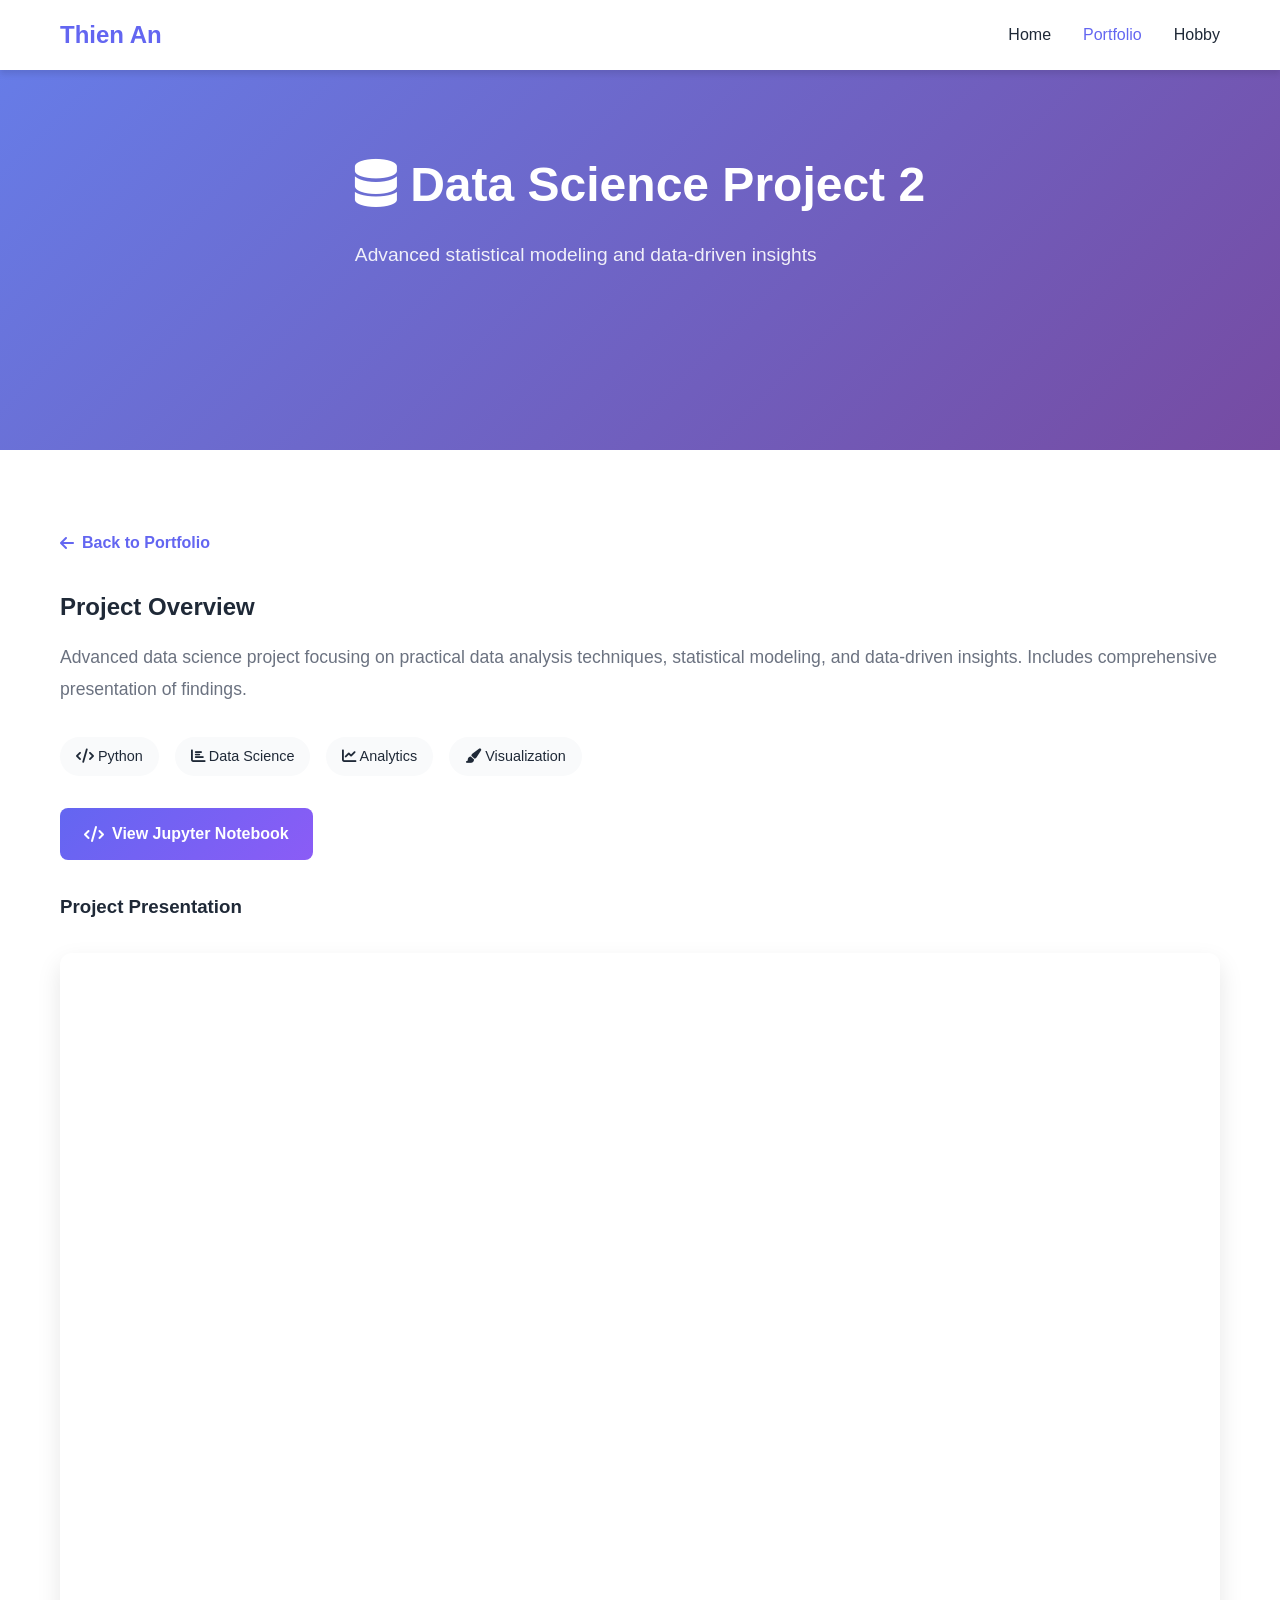
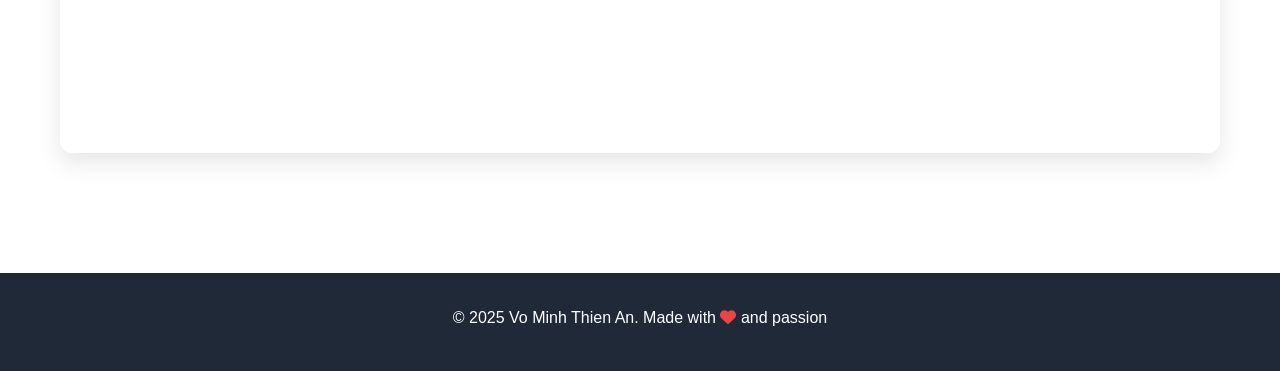
<file: portfolio/data-science-2.html>
<!DOCTYPE html>
<html lang="en">
<head>
    <meta charset="UTF-8">
    <meta name="viewport" content="width=device-width, initial-scale=1.0">
    <title>Data Science Project 2 - Vo Minh Thien An</title>
    <link rel="stylesheet" href="../styles.css">
    <link rel="stylesheet" href="https://cdnjs.cloudflare.com/ajax/libs/font-awesome/6.4.0/css/all.min.css">
    <style>
        .project-detail-hero {
            min-height: 50vh;
            display: flex;
            align-items: center;
            padding-top: 80px;
            background: linear-gradient(135deg, #667eea 0%, #764ba2 100%);
            color: white;
        }
        
        .project-detail-content {
            padding: 80px 0;
        }
        
        .project-meta {
            display: flex;
            flex-wrap: wrap;
            gap: 1rem;
            margin: 2rem 0;
        }
        
        .meta-tag {
            background: var(--bg-alt);
            padding: 0.5rem 1rem;
            border-radius: 20px;
            font-size: 0.9rem;
            color: var(--text-color);
        }
        
        .project-actions {
            display: flex;
            flex-wrap: wrap;
            gap: 1rem;
            margin: 2rem 0;
        }
        
        .action-btn {
            padding: 0.8rem 1.5rem;
            border-radius: 8px;
            text-decoration: none;
            font-weight: 600;
            transition: all 0.3s ease;
            display: inline-flex;
            align-items: center;
            gap: 0.5rem;
            background: linear-gradient(135deg, var(--primary-color), var(--secondary-color));
            color: white;
        }
        
        .action-btn:hover {
            transform: translateY(-2px);
            box-shadow: var(--shadow-lg);
        }
        
        .pdf-viewer {
            width: 100%;
            height: 800px;
            border: none;
            border-radius: 12px;
            box-shadow: var(--shadow-lg);
            margin: 2rem 0;
        }
        
        .back-link {
            display: inline-flex;
            align-items: center;
            gap: 0.5rem;
            color: var(--primary-color);
            text-decoration: none;
            margin-bottom: 2rem;
            font-weight: 600;
        }
        
        .back-link:hover {
            gap: 1rem;
            transition: gap 0.3s ease;
        }
    </style>
</head>
<body>
    <nav class="navbar">
        <div class="container">
            <div class="nav-brand">Thien An</div>
            <ul class="nav-menu">
                <li><a href="../index.html">Home</a></li>
                <li><a href="../portfolio.html" style="color: var(--primary-color);">Portfolio</a></li>
                <li><a href="../hobby.html">Hobby</a></li>
            </ul>
        </div>
    </nav>

    <section class="project-detail-hero">
        <div class="container">
            <h1 class="hero-title"><i class="fas fa-database"></i> Data Science Project 2</h1>
            <p class="hero-description">Advanced statistical modeling and data-driven insights</p>
        </div>
    </section>

    <section class="project-detail-content">
        <div class="container">
            <a href="../portfolio.html" class="back-link">
                <i class="fas fa-arrow-left"></i> Back to Portfolio
            </a>

            <h2>Project Overview</h2>
            <p style="font-size: 1.1rem; line-height: 1.8; color: var(--text-light); margin: 1rem 0;">
                Advanced data science project focusing on practical data analysis techniques, statistical modeling, and data-driven insights. Includes comprehensive presentation of findings.
            </p>

            <div class="project-meta">
                <span class="meta-tag"><i class="fas fa-code"></i> Python</span>
                <span class="meta-tag"><i class="fas fa-chart-bar"></i> Data Science</span>
                <span class="meta-tag"><i class="fas fa-chart-line"></i> Analytics</span>
                <span class="meta-tag"><i class="fas fa-paint-brush"></i> Visualization</span>
            </div>

            <div class="project-actions">
                <a href="../Data_Sience_Project_2/Assignment 3.ipynb" target="_blank" class="action-btn">
                    <i class="fas fa-code"></i> View Jupyter Notebook
                </a>
            </div>

            <h3>Project Presentation</h3>
            <iframe src="../Data_Sience_Project_2/data science presentation asm3.pdf" class="pdf-viewer"></iframe>
        </div>
    </section>

    <footer class="footer">
        <div class="container">
            <p>&copy; 2025 Vo Minh Thien An. Made with <i class="fas fa-heart"></i> and passion</p>
        </div>
    </footer>

    <script src="../script.js"></script>
</body>
</html>
</file>
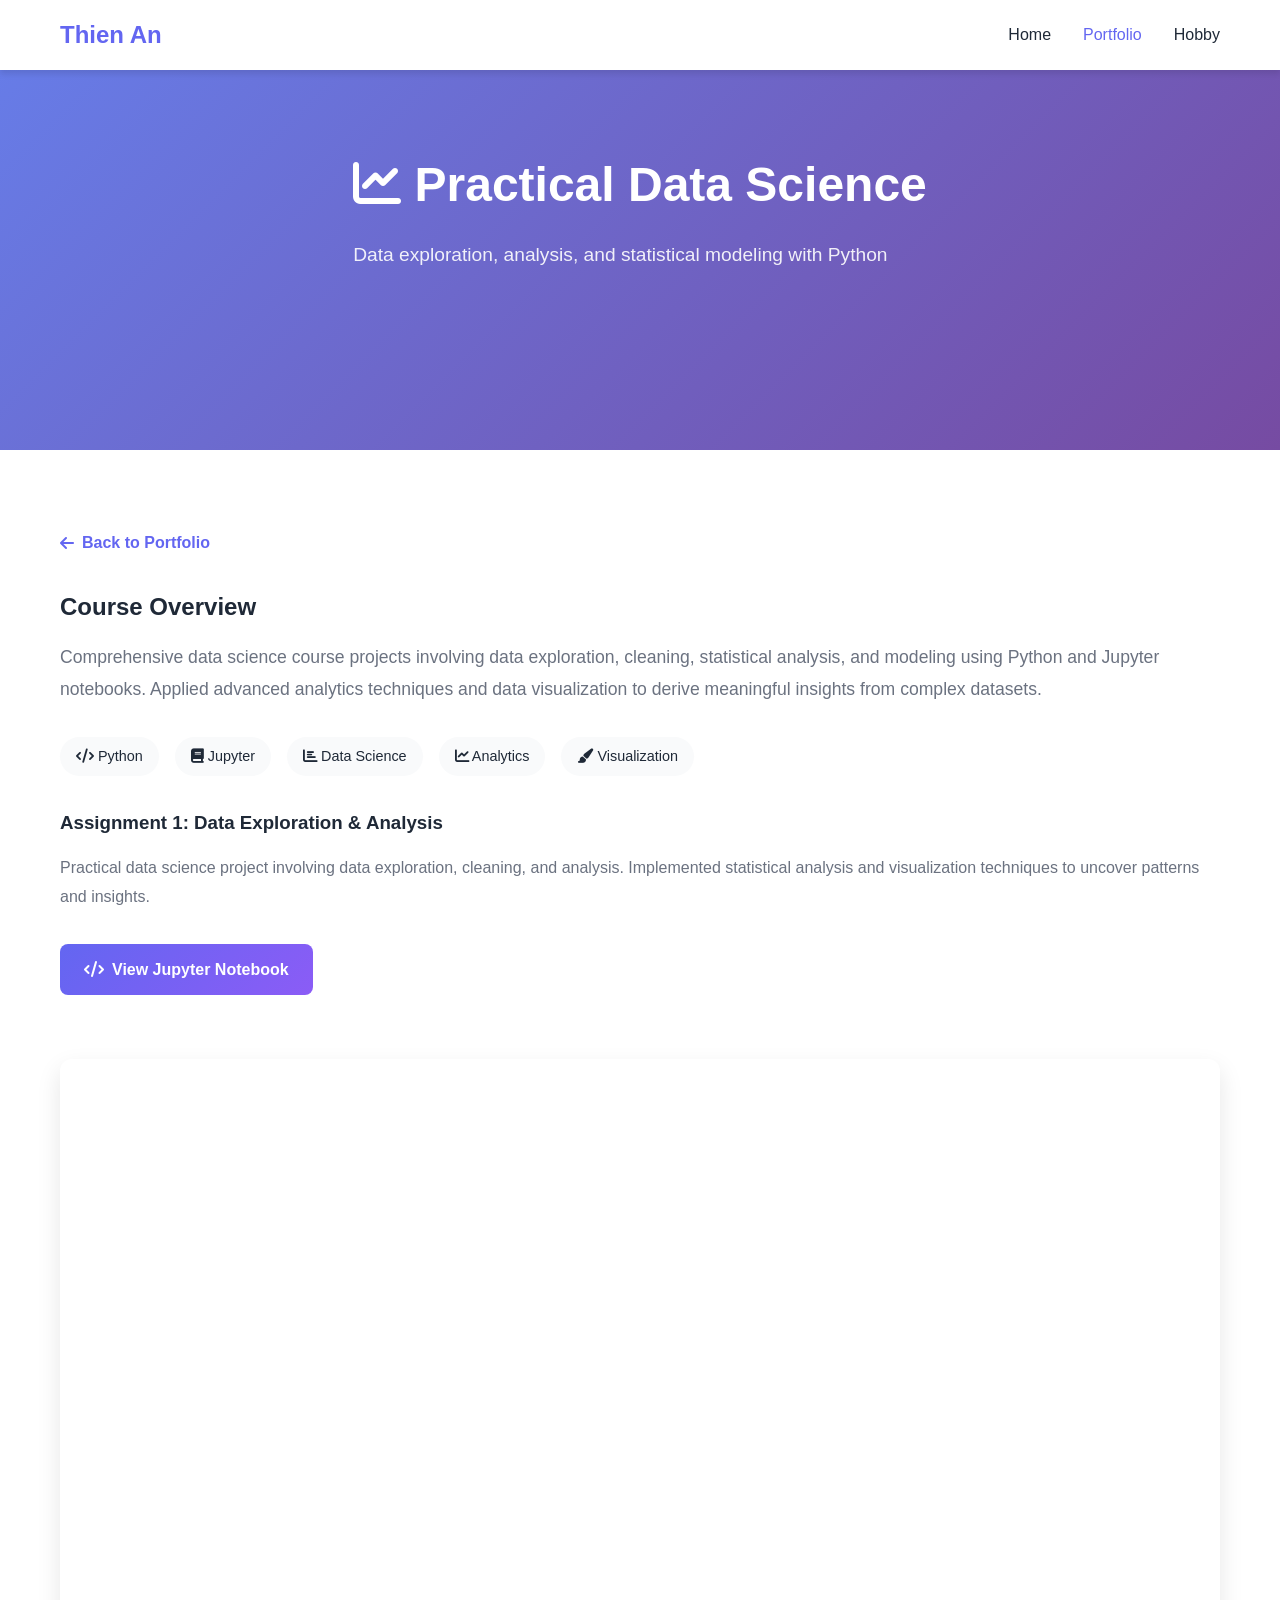
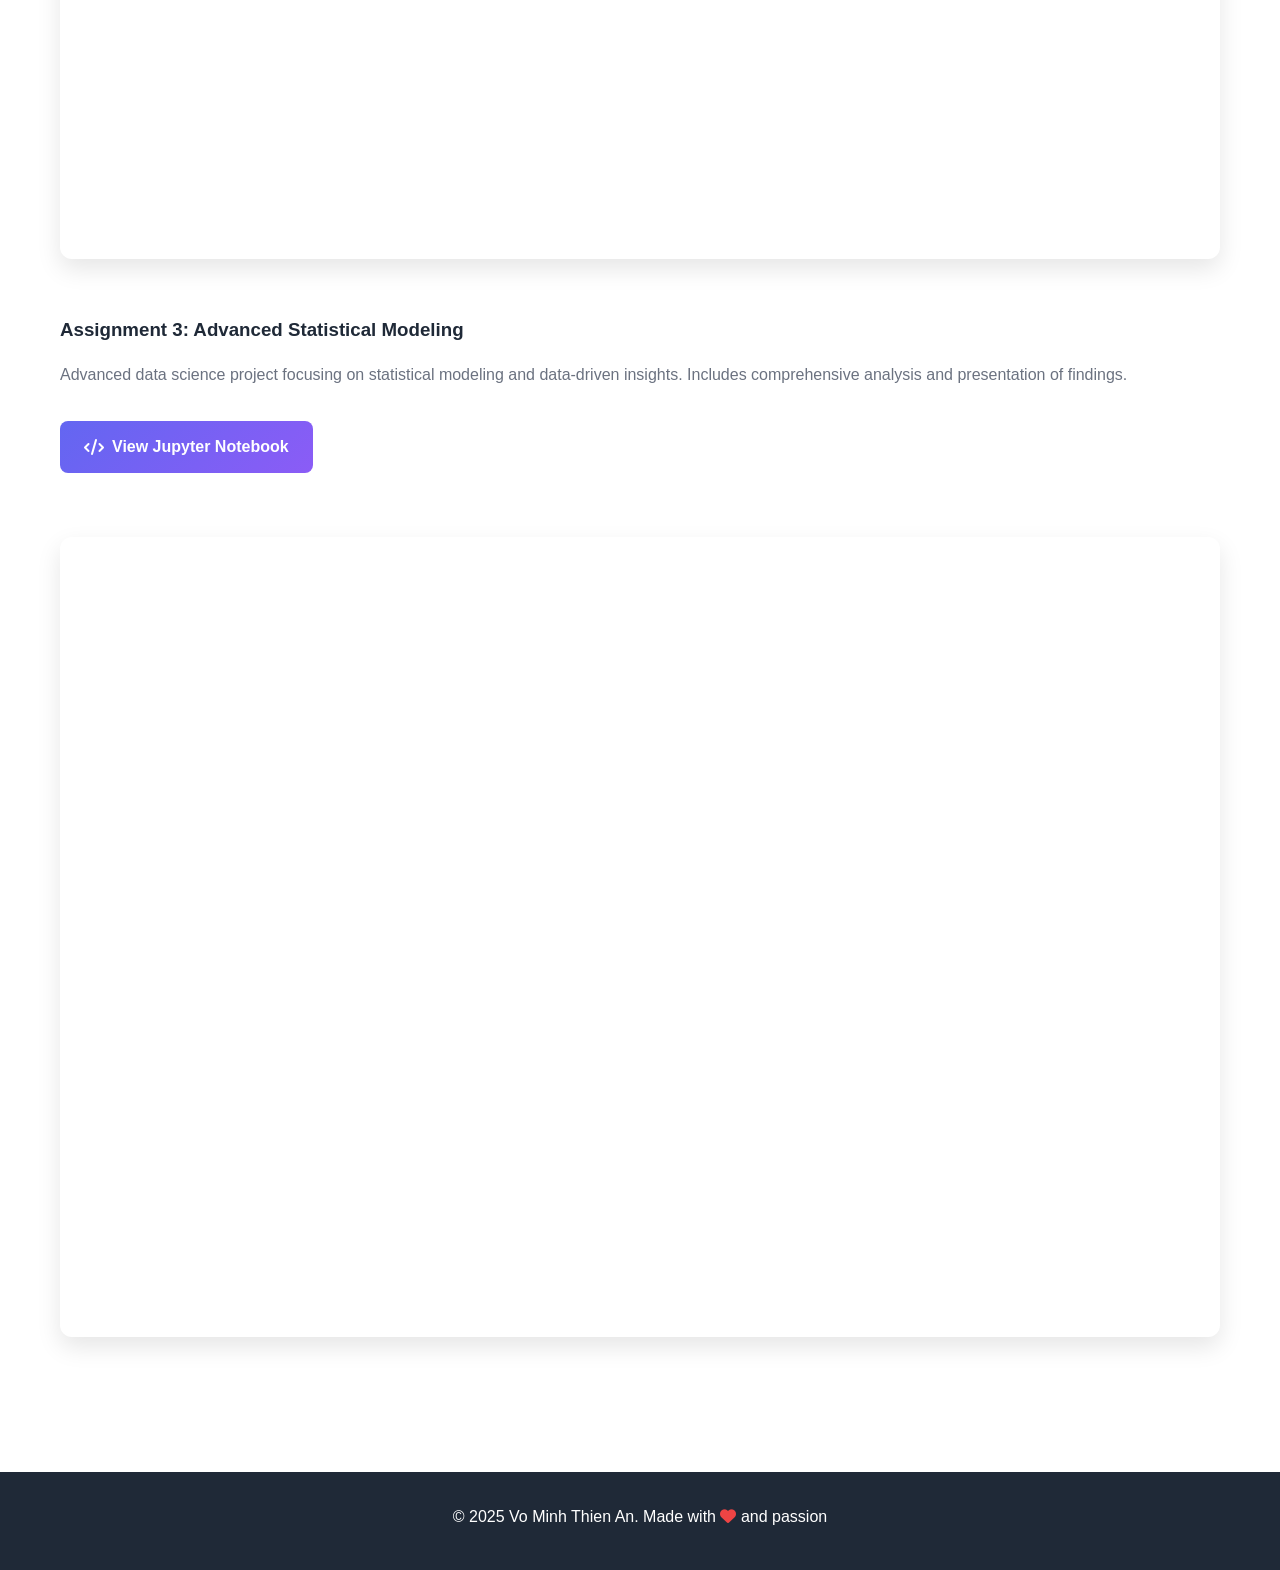
<file: portfolio/data-science.html>
<!DOCTYPE html>
<html lang="en">
<head>
    <meta charset="UTF-8">
    <meta name="viewport" content="width=device-width, initial-scale=1.0">
    <title>Data Science Projects - Vo Minh Thien An</title>
    <link rel="stylesheet" href="../styles.css">
    <link rel="stylesheet" href="https://cdnjs.cloudflare.com/ajax/libs/font-awesome/6.4.0/css/all.min.css">
    <style>
        .project-detail-hero {
            min-height: 50vh;
            display: flex;
            align-items: center;
            padding-top: 80px;
            background: linear-gradient(135deg, #667eea 0%, #764ba2 100%);
            color: white;
        }
        
        .project-detail-content {
            padding: 80px 0;
        }
        
        .project-meta {
            display: flex;
            flex-wrap: wrap;
            gap: 1rem;
            margin: 2rem 0;
        }
        
        .meta-tag {
            background: var(--bg-alt);
            padding: 0.5rem 1rem;
            border-radius: 20px;
            font-size: 0.9rem;
            color: var(--text-color);
        }
        
        .project-actions {
            display: flex;
            flex-wrap: wrap;
            gap: 1rem;
            margin: 2rem 0;
        }
        
        .action-btn {
            padding: 0.8rem 1.5rem;
            border-radius: 8px;
            text-decoration: none;
            font-weight: 600;
            transition: all 0.3s ease;
            display: inline-flex;
            align-items: center;
            gap: 0.5rem;
            background: linear-gradient(135deg, var(--primary-color), var(--secondary-color));
            color: white;
        }
        
        .action-btn:hover {
            transform: translateY(-2px);
            box-shadow: var(--shadow-lg);
        }
        
        .pdf-viewer {
            width: 100%;
            height: 800px;
            border: none;
            border-radius: 12px;
            box-shadow: var(--shadow-lg);
            margin: 2rem 0 3rem 0;
        }
        
        .back-link {
            display: inline-flex;
            align-items: center;
            gap: 0.5rem;
            color: var(--primary-color);
            text-decoration: none;
            margin-bottom: 2rem;
            font-weight: 600;
        }
        
        .back-link:hover {
            gap: 1rem;
            transition: gap 0.3s ease;
        }
    </style>
</head>
<body>
    <nav class="navbar">
        <div class="container">
            <div class="nav-brand">Thien An</div>
            <ul class="nav-menu">
                <li><a href="../index.html">Home</a></li>
                <li><a href="../portfolio.html" style="color: var(--primary-color);">Portfolio</a></li>
                <li><a href="../hobby.html">Hobby</a></li>
            </ul>
        </div>
    </nav>

    <section class="project-detail-hero">
        <div class="container">
            <h1 class="hero-title"><i class="fas fa-chart-line"></i> Practical Data Science</h1>
            <p class="hero-description">Data exploration, analysis, and statistical modeling with Python</p>
        </div>
    </section>

    <section class="project-detail-content">
        <div class="container">
            <a href="../portfolio.html" class="back-link">
                <i class="fas fa-arrow-left"></i> Back to Portfolio
            </a>

            <h2>Course Overview</h2>
            <p style="font-size: 1.1rem; line-height: 1.8; color: var(--text-light); margin: 1rem 0;">
                Comprehensive data science course projects involving data exploration, cleaning, statistical analysis, and modeling using Python and Jupyter notebooks. Applied advanced analytics techniques and data visualization to derive meaningful insights from complex datasets.
            </p>

            <div class="project-meta">
                <span class="meta-tag"><i class="fas fa-code"></i> Python</span>
                <span class="meta-tag"><i class="fas fa-book"></i> Jupyter</span>
                <span class="meta-tag"><i class="fas fa-chart-bar"></i> Data Science</span>
                <span class="meta-tag"><i class="fas fa-chart-line"></i> Analytics</span>
                <span class="meta-tag"><i class="fas fa-paint-brush"></i> Visualization</span>
            </div>

            <h3>Assignment 1: Data Exploration & Analysis</h3>
            <p style="font-size: 1rem; line-height: 1.8; color: var(--text-light); margin: 1rem 0;">
                Practical data science project involving data exploration, cleaning, and analysis. Implemented statistical analysis and visualization techniques to uncover patterns and insights.
            </p>

            <div class="project-actions">
                <a href="../Data_Sience_Project_1/Assignment1.ipynb" target="_blank" class="action-btn">
                    <i class="fas fa-code"></i> View Jupyter Notebook
                </a>
            </div>

            <iframe src="../Data_Sience_Project_1/Report.pdf" class="pdf-viewer"></iframe>

            <h3>Assignment 3: Advanced Statistical Modeling</h3>
            <p style="font-size: 1rem; line-height: 1.8; color: var(--text-light); margin: 1rem 0;">
                Advanced data science project focusing on statistical modeling and data-driven insights. Includes comprehensive analysis and presentation of findings.
            </p>

            <div class="project-actions">
                <a href="../Data_Sience_Project_2/Assignment 3.ipynb" target="_blank" class="action-btn">
                    <i class="fas fa-code"></i> View Jupyter Notebook
                </a>
            </div>

            <iframe src="../Data_Sience_Project_2/data science presentation asm3.pdf" class="pdf-viewer"></iframe>
        </div>
    </section>

    <footer class="footer">
        <div class="container">
            <p>&copy; 2025 Vo Minh Thien An. Made with <i class="fas fa-heart"></i> and passion</p>
        </div>
    </footer>

    <script src="../script.js"></script>
</body>
</html>
</file>
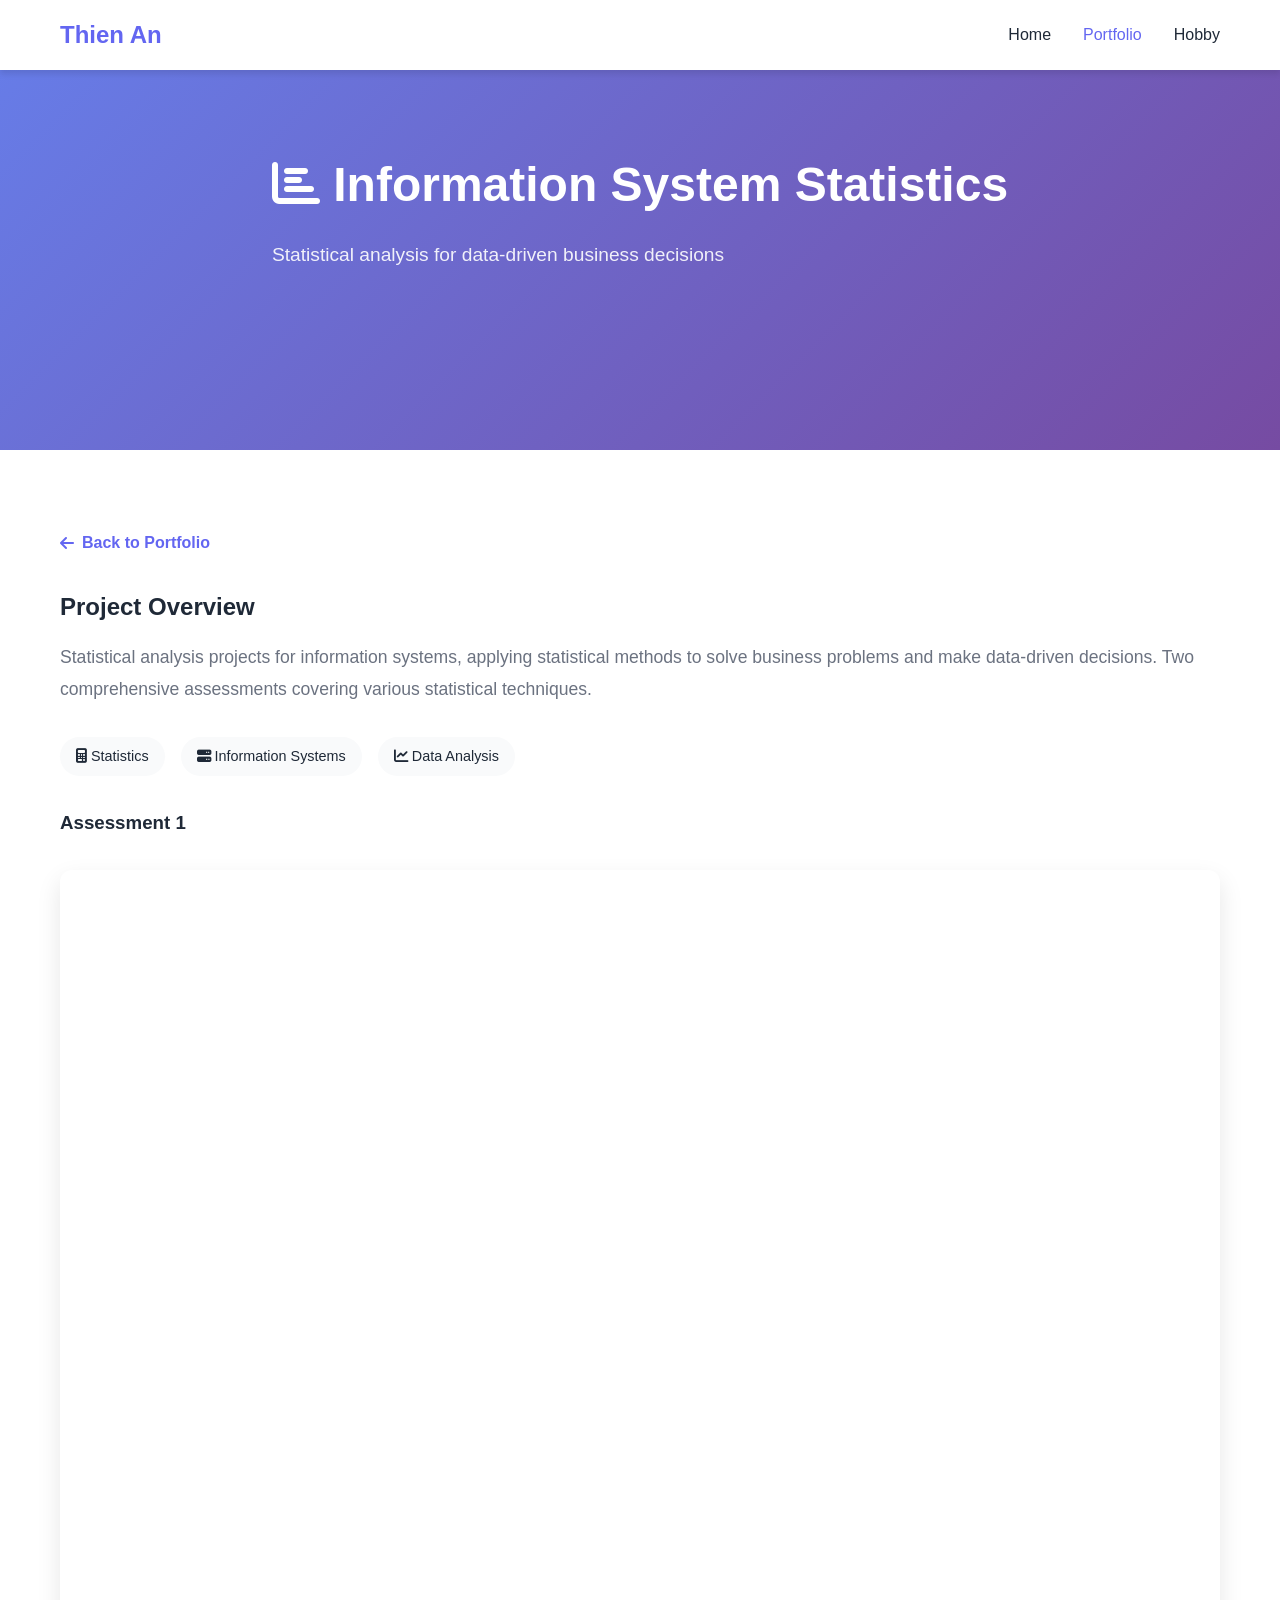
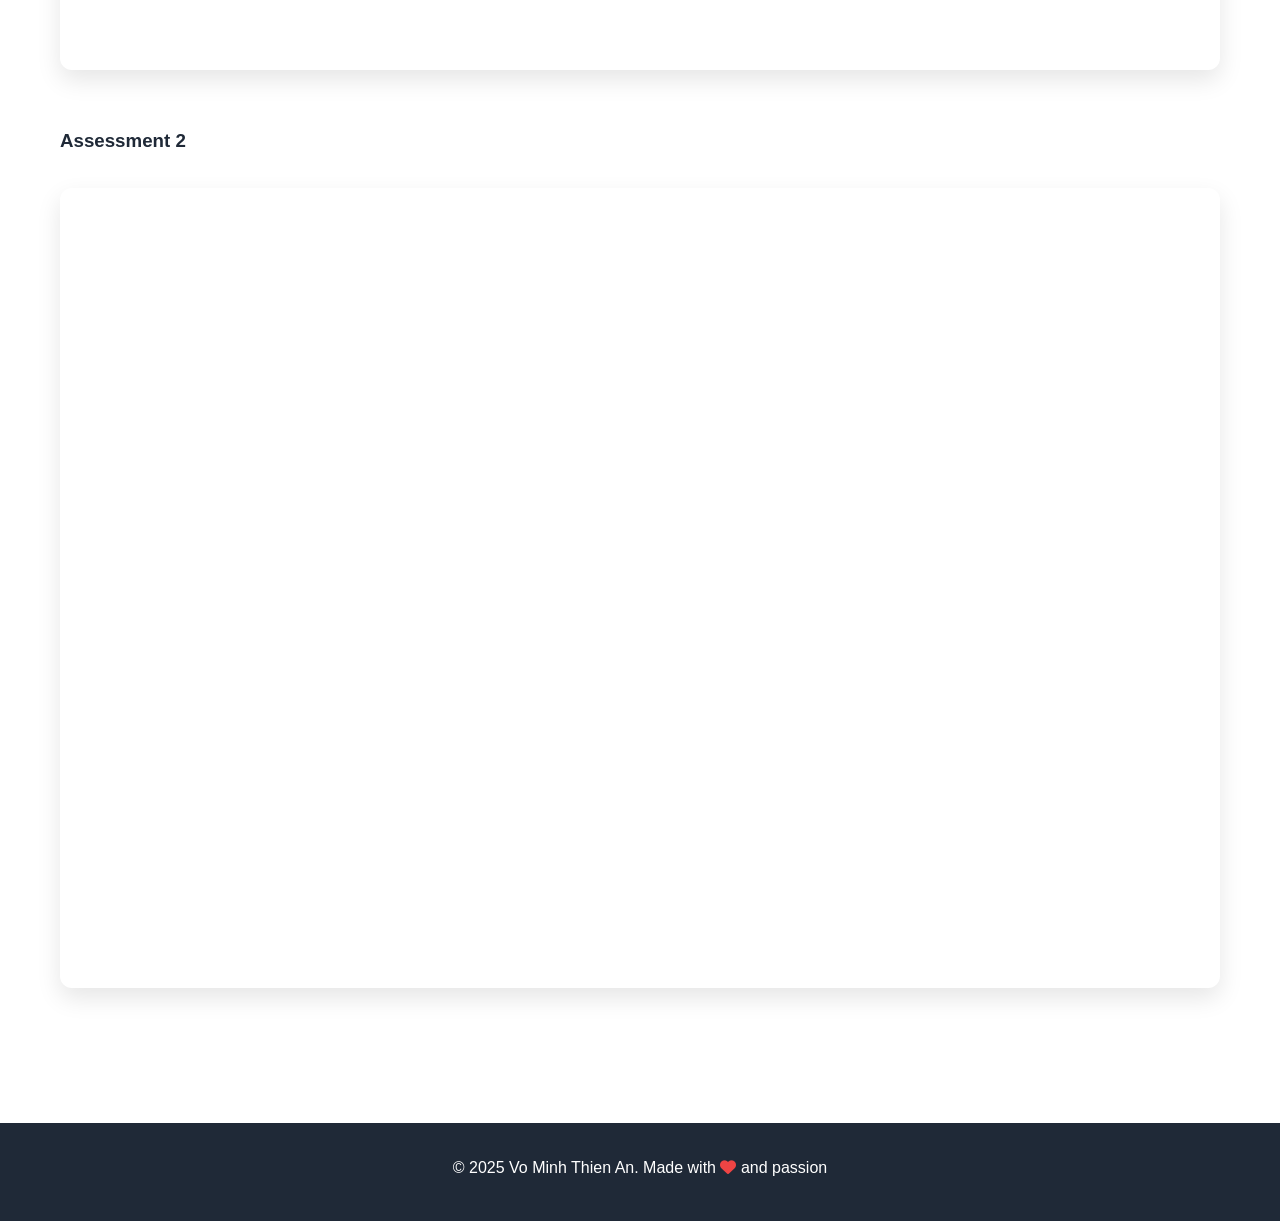
<file: portfolio/information-system-statistics.html>
<!DOCTYPE html>
<html lang="en">
<head>
    <meta charset="UTF-8">
    <meta name="viewport" content="width=device-width, initial-scale=1.0">
    <title>Information System Statistics - Vo Minh Thien An</title>
    <link rel="stylesheet" href="../styles.css">
    <link rel="stylesheet" href="https://cdnjs.cloudflare.com/ajax/libs/font-awesome/6.4.0/css/all.min.css">
    <style>
        .project-detail-hero {
            min-height: 50vh;
            display: flex;
            align-items: center;
            padding-top: 80px;
            background: linear-gradient(135deg, #667eea 0%, #764ba2 100%);
            color: white;
        }
        
        .project-detail-content {
            padding: 80px 0;
        }
        
        .project-meta {
            display: flex;
            flex-wrap: wrap;
            gap: 1rem;
            margin: 2rem 0;
        }
        
        .meta-tag {
            background: var(--bg-alt);
            padding: 0.5rem 1rem;
            border-radius: 20px;
            font-size: 0.9rem;
            color: var(--text-color);
        }
        
        .pdf-viewer {
            width: 100%;
            height: 800px;
            border: none;
            border-radius: 12px;
            box-shadow: var(--shadow-lg);
            margin: 2rem 0 3rem 0;
        }
        
        .back-link {
            display: inline-flex;
            align-items: center;
            gap: 0.5rem;
            color: var(--primary-color);
            text-decoration: none;
            margin-bottom: 2rem;
            font-weight: 600;
        }
        
        .back-link:hover {
            gap: 1rem;
            transition: gap 0.3s ease;
        }
    </style>
</head>
<body>
    <nav class="navbar">
        <div class="container">
            <div class="nav-brand">Thien An</div>
            <ul class="nav-menu">
                <li><a href="../index.html">Home</a></li>
                <li><a href="../portfolio.html" style="color: var(--primary-color);">Portfolio</a></li>
                <li><a href="../hobby.html">Hobby</a></li>
            </ul>
        </div>
    </nav>

    <section class="project-detail-hero">
        <div class="container">
            <h1 class="hero-title"><i class="fas fa-chart-bar"></i> Information System Statistics</h1>
            <p class="hero-description">Statistical analysis for data-driven business decisions</p>
        </div>
    </section>

    <section class="project-detail-content">
        <div class="container">
            <a href="../portfolio.html" class="back-link">
                <i class="fas fa-arrow-left"></i> Back to Portfolio
            </a>

            <h2>Project Overview</h2>
            <p style="font-size: 1.1rem; line-height: 1.8; color: var(--text-light); margin: 1rem 0;">
                Statistical analysis projects for information systems, applying statistical methods to solve business problems and make data-driven decisions. Two comprehensive assessments covering various statistical techniques.
            </p>

            <div class="project-meta">
                <span class="meta-tag"><i class="fas fa-calculator"></i> Statistics</span>
                <span class="meta-tag"><i class="fas fa-server"></i> Information Systems</span>
                <span class="meta-tag"><i class="fas fa-chart-line"></i> Data Analysis</span>
            </div>

            <h3>Assessment 1</h3>
            <iframe src="../Information_System_Statistic/ISYS2424 Assessment 1 s3916570-2.pdf" class="pdf-viewer"></iframe>

            <h3>Assessment 2</h3>
            <iframe src="../Information_System_Statistic/ISYS2424 Assessment 2 s3916570 Vo Minh Thien An.pdf" class="pdf-viewer"></iframe>
        </div>
    </section>

    <footer class="footer">
        <div class="container">
            <p>&copy; 2025 Vo Minh Thien An. Made with <i class="fas fa-heart"></i> and passion</p>
        </div>
    </footer>

    <script src="../script.js"></script>
</body>
</html>
</file>
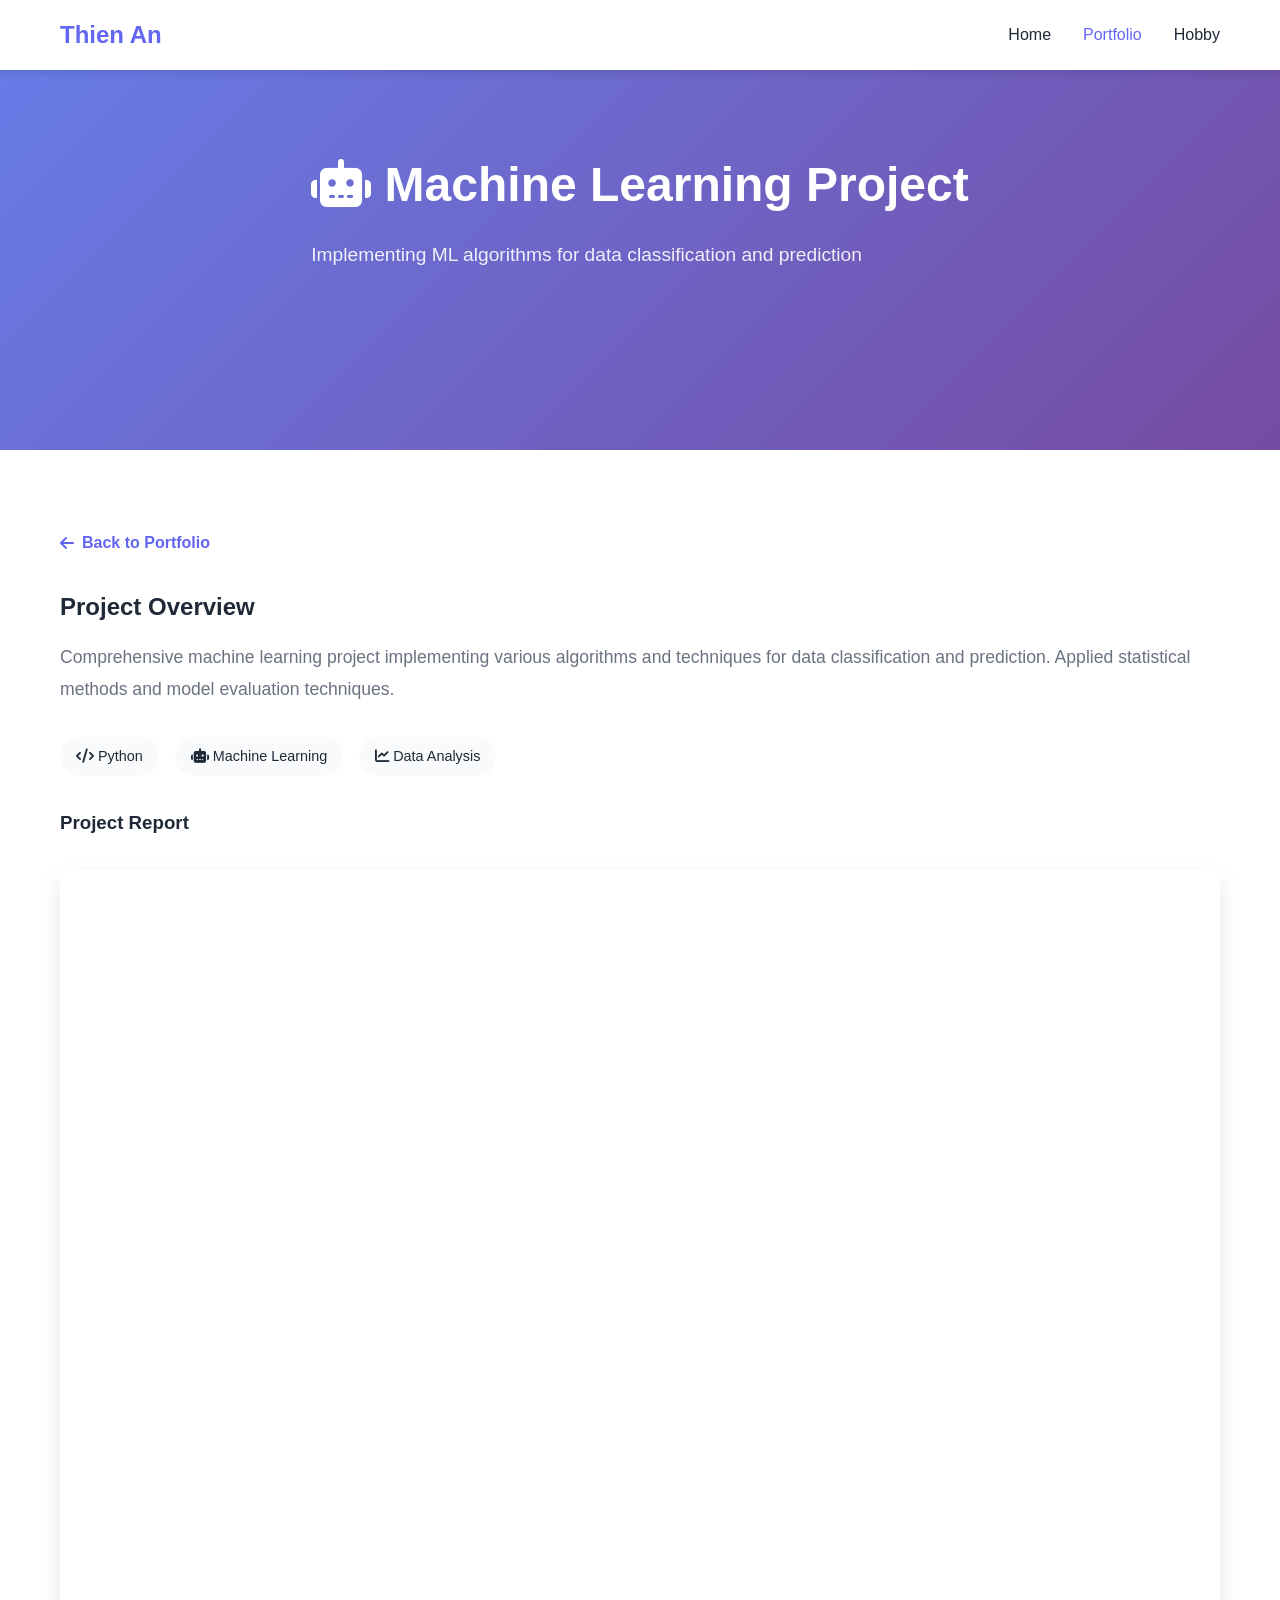
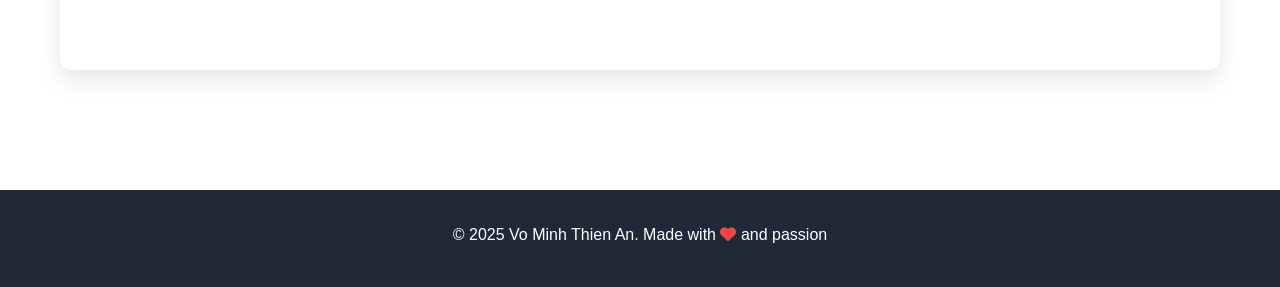
<file: portfolio/machine-learning.html>
<!DOCTYPE html>
<html lang="en">
<head>
    <meta charset="UTF-8">
    <meta name="viewport" content="width=device-width, initial-scale=1.0">
    <title>Machine Learning Project - Vo Minh Thien An</title>
    <link rel="stylesheet" href="../styles.css">
    <link rel="stylesheet" href="https://cdnjs.cloudflare.com/ajax/libs/font-awesome/6.4.0/css/all.min.css">
    <style>
        .project-detail-hero {
            min-height: 50vh;
            display: flex;
            align-items: center;
            padding-top: 80px;
            background: linear-gradient(135deg, #667eea 0%, #764ba2 100%);
            color: white;
        }
        
        .project-detail-content {
            padding: 80px 0;
        }
        
        .project-meta {
            display: flex;
            flex-wrap: wrap;
            gap: 1rem;
            margin: 2rem 0;
        }
        
        .meta-tag {
            background: var(--bg-alt);
            padding: 0.5rem 1rem;
            border-radius: 20px;
            font-size: 0.9rem;
            color: var(--text-color);
        }
        
        .pdf-viewer {
            width: 100%;
            height: 800px;
            border: none;
            border-radius: 12px;
            box-shadow: var(--shadow-lg);
            margin: 2rem 0;
        }
        
        .back-link {
            display: inline-flex;
            align-items: center;
            gap: 0.5rem;
            color: var(--primary-color);
            text-decoration: none;
            margin-bottom: 2rem;
            font-weight: 600;
        }
        
        .back-link:hover {
            gap: 1rem;
            transition: gap 0.3s ease;
        }
    </style>
</head>
<body>
    <nav class="navbar">
        <div class="container">
            <div class="nav-brand">Thien An</div>
            <ul class="nav-menu">
                <li><a href="../index.html">Home</a></li>
                <li><a href="../portfolio.html" style="color: var(--primary-color);">Portfolio</a></li>
                <li><a href="../hobby.html">Hobby</a></li>
            </ul>
        </div>
    </nav>

    <section class="project-detail-hero">
        <div class="container">
            <h1 class="hero-title"><i class="fas fa-robot"></i> Machine Learning Project</h1>
            <p class="hero-description">Implementing ML algorithms for data classification and prediction</p>
        </div>
    </section>

    <section class="project-detail-content">
        <div class="container">
            <a href="../portfolio.html" class="back-link">
                <i class="fas fa-arrow-left"></i> Back to Portfolio
            </a>

            <h2>Project Overview</h2>
            <p style="font-size: 1.1rem; line-height: 1.8; color: var(--text-light); margin: 1rem 0;">
                Comprehensive machine learning project implementing various algorithms and techniques for data classification and prediction. Applied statistical methods and model evaluation techniques.
            </p>

            <div class="project-meta">
                <span class="meta-tag"><i class="fas fa-code"></i> Python</span>
                <span class="meta-tag"><i class="fas fa-robot"></i> Machine Learning</span>
                <span class="meta-tag"><i class="fas fa-chart-line"></i> Data Analysis</span>
            </div>

            <h3>Project Report</h3>
            <iframe src="../Machine_Learning/COSC2753_A1_s3916570_VoMinhThienAn.pdf" class="pdf-viewer"></iframe>
        </div>
    </section>

    <footer class="footer">
        <div class="container">
            <p>&copy; 2025 Vo Minh Thien An. Made with <i class="fas fa-heart"></i> and passion</p>
        </div>
    </footer>

    <script src="../script.js"></script>
</body>
</html>
</file>
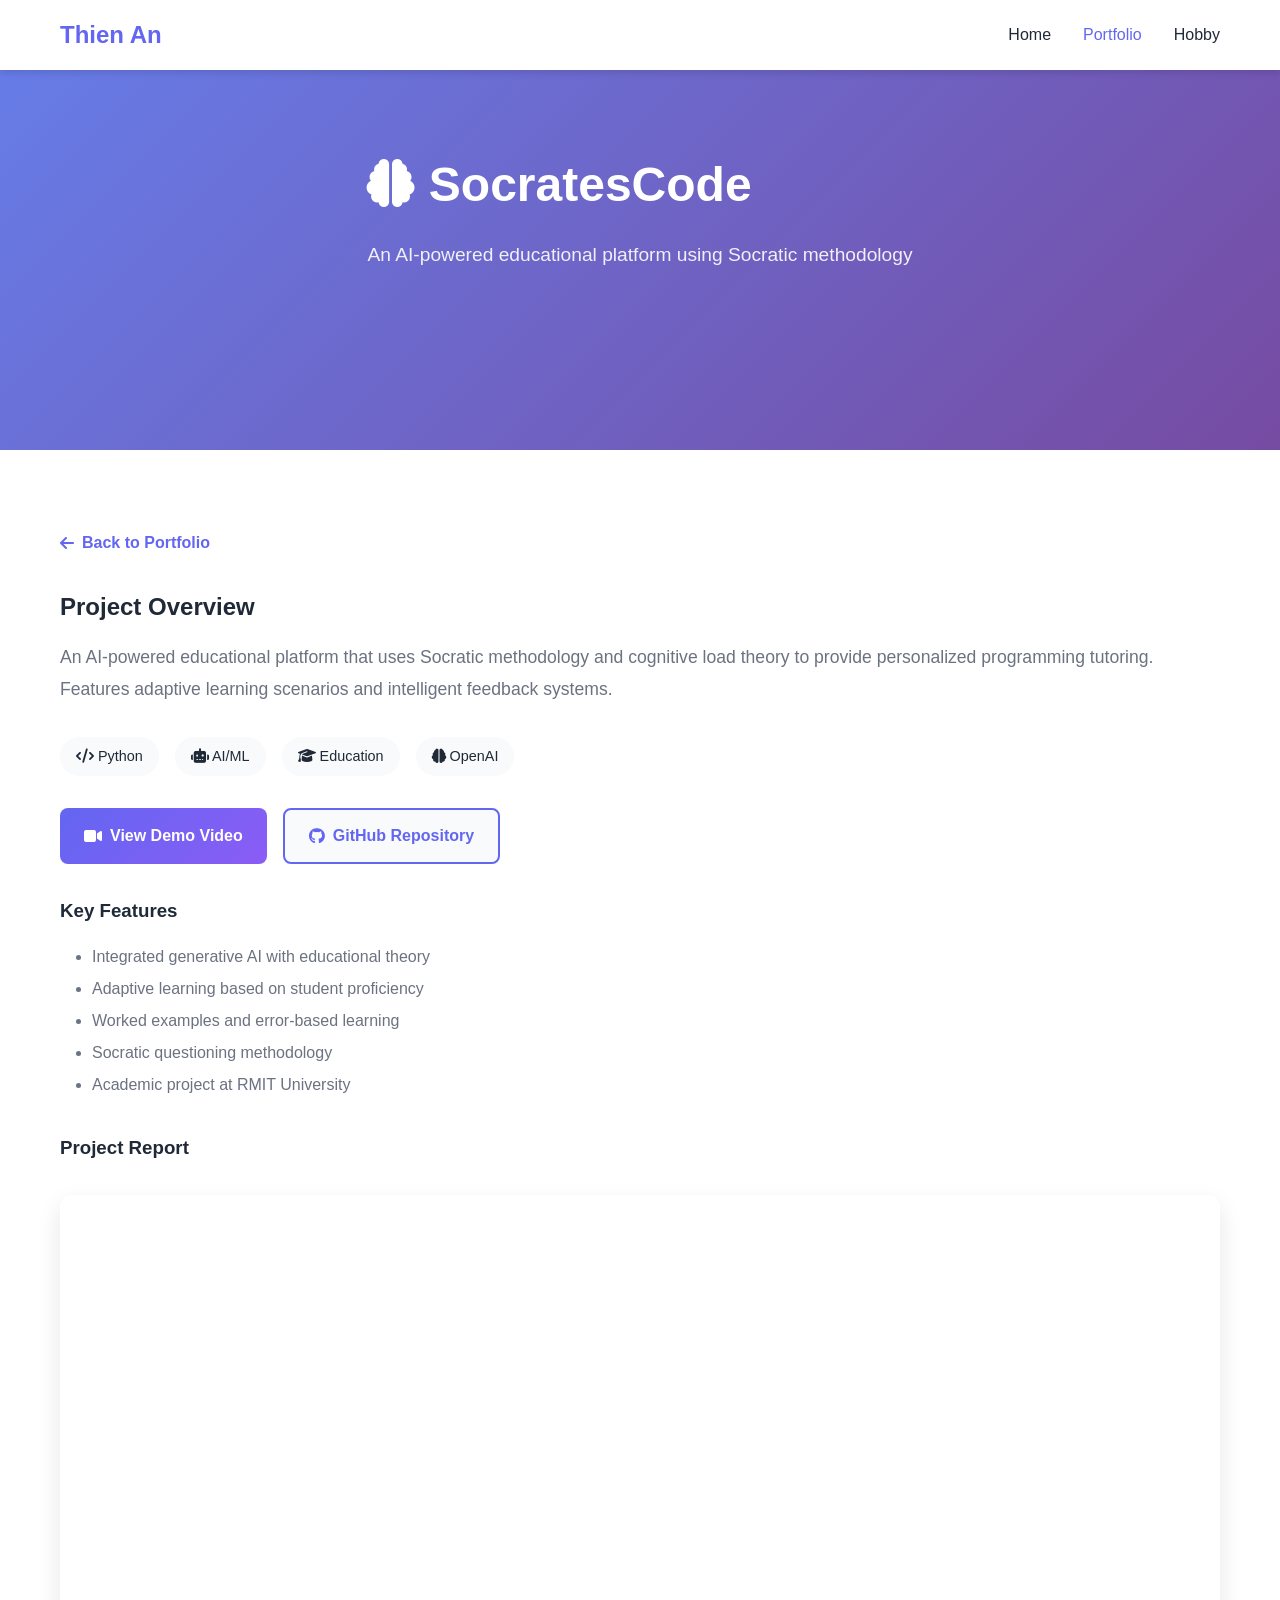
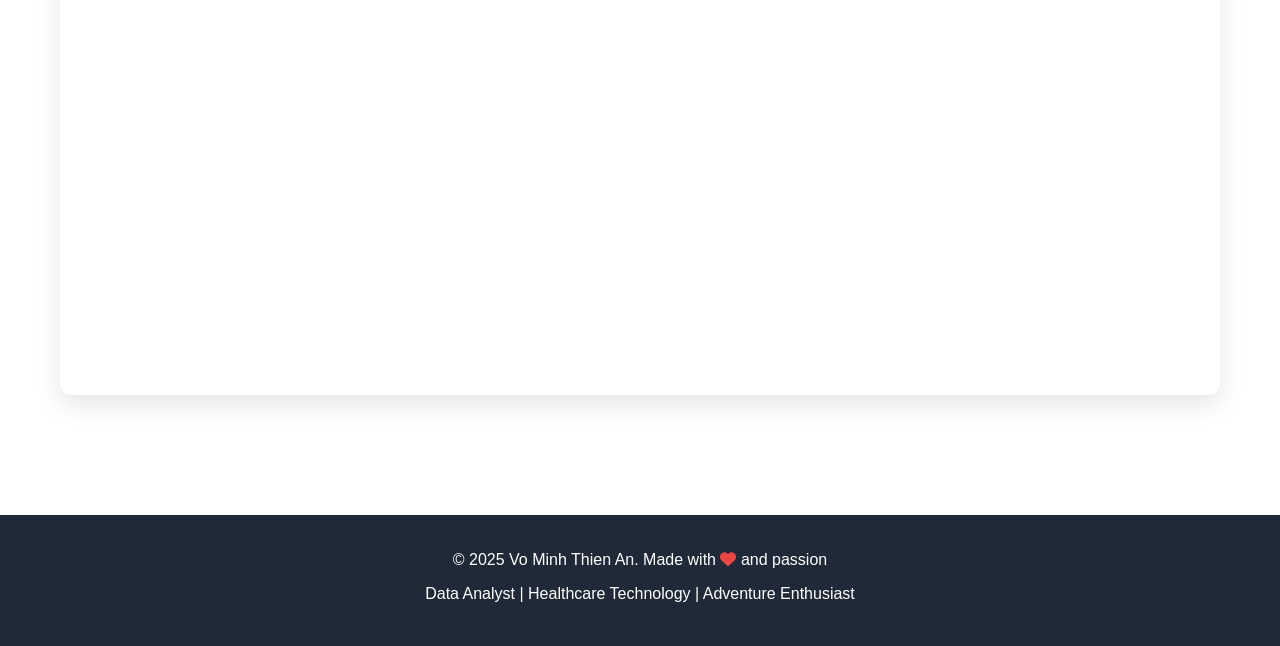
<file: portfolio/socrates-code.html>
<!DOCTYPE html>
<html lang="en">
<head>
    <meta charset="UTF-8">
    <meta name="viewport" content="width=device-width, initial-scale=1.0">
    <title>SocratesCode - Vo Minh Thien An</title>
    <link rel="stylesheet" href="../styles.css">
    <link rel="stylesheet" href="https://cdnjs.cloudflare.com/ajax/libs/font-awesome/6.4.0/css/all.min.css">
    <style>
        .project-detail-hero {
            min-height: 50vh;
            display: flex;
            align-items: center;
            padding-top: 80px;
            background: linear-gradient(135deg, #667eea 0%, #764ba2 100%);
            color: white;
        }
        
        .project-detail-content {
            padding: 80px 0;
        }
        
        .project-meta {
            display: flex;
            flex-wrap: wrap;
            gap: 1rem;
            margin: 2rem 0;
        }
        
        .meta-tag {
            background: var(--bg-alt);
            padding: 0.5rem 1rem;
            border-radius: 20px;
            font-size: 0.9rem;
            color: var(--text-color);
        }
        
        .project-actions {
            display: flex;
            flex-wrap: wrap;
            gap: 1rem;
            margin: 2rem 0;
        }
        
        .action-btn {
            padding: 0.8rem 1.5rem;
            border-radius: 8px;
            text-decoration: none;
            font-weight: 600;
            transition: all 0.3s ease;
            display: inline-flex;
            align-items: center;
            gap: 0.5rem;
        }
        
        .action-btn.primary {
            background: linear-gradient(135deg, var(--primary-color), var(--secondary-color));
            color: white;
        }
        
        .action-btn.secondary {
            background: var(--bg-alt);
            color: var(--primary-color);
            border: 2px solid var(--primary-color);
        }
        
        .action-btn:hover {
            transform: translateY(-2px);
            box-shadow: var(--shadow-lg);
        }
        
        .pdf-viewer {
            width: 100%;
            height: 800px;
            border: none;
            border-radius: 12px;
            box-shadow: var(--shadow-lg);
            margin: 2rem 0;
        }
        
        .back-link {
            display: inline-flex;
            align-items: center;
            gap: 0.5rem;
            color: var(--primary-color);
            text-decoration: none;
            margin-bottom: 2rem;
            font-weight: 600;
        }
        
        .back-link:hover {
            gap: 1rem;
            transition: gap 0.3s ease;
        }
    </style>
</head>
<body>
    <!-- Navigation -->
    <nav class="navbar">
        <div class="container">
            <div class="nav-brand">Thien An</div>
            <ul class="nav-menu">
                <li><a href="../index.html">Home</a></li>
                <li><a href="../portfolio.html" style="color: var(--primary-color);">Portfolio</a></li>
                <li><a href="../hobby.html">Hobby</a></li>
            </ul>
        </div>
    </nav>

    <!-- Hero Section -->
    <section class="project-detail-hero">
        <div class="container">
            <h1 class="hero-title"><i class="fas fa-brain"></i> SocratesCode</h1>
            <p class="hero-description">An AI-powered educational platform using Socratic methodology</p>
        </div>
    </section>

    <!-- Project Detail Content -->
    <section class="project-detail-content">
        <div class="container">
            <a href="../portfolio.html" class="back-link">
                <i class="fas fa-arrow-left"></i> Back to Portfolio
            </a>

            <h2>Project Overview</h2>
            <p style="font-size: 1.1rem; line-height: 1.8; color: var(--text-light); margin: 1rem 0;">
                An AI-powered educational platform that uses Socratic methodology and cognitive load theory to provide personalized programming tutoring. Features adaptive learning scenarios and intelligent feedback systems.
            </p>

            <div class="project-meta">
                <span class="meta-tag"><i class="fas fa-code"></i> Python</span>
                <span class="meta-tag"><i class="fas fa-robot"></i> AI/ML</span>
                <span class="meta-tag"><i class="fas fa-graduation-cap"></i> Education</span>
                <span class="meta-tag"><i class="fas fa-brain"></i> OpenAI</span>
            </div>

            <div class="project-actions">
                <a href="https://drive.google.com/file/d/1hR7dtk0PM5wclBQfmbAo3mf9yWUltLG3/view?usp=share_link" target="_blank" class="action-btn primary">
                    <i class="fas fa-video"></i> View Demo Video
                </a>
                <a href="https://github.com/SocratesCodes/doc/blob/main/docs/index.md" target="_blank" class="action-btn secondary">
                    <i class="fab fa-github"></i> GitHub Repository
                </a>
            </div>

            <h3>Key Features</h3>
            <ul style="font-size: 1rem; line-height: 2; color: var(--text-light); margin: 1rem 0 2rem 2rem;">
                <li>Integrated generative AI with educational theory</li>
                <li>Adaptive learning based on student proficiency</li>
                <li>Worked examples and error-based learning</li>
                <li>Socratic questioning methodology</li>
                <li>Academic project at RMIT University</li>
            </ul>

            <h3>Project Report</h3>
            <iframe src="../SocratesCode/CapstoneProject_FinalReport_CaChepTeam.pdf" class="pdf-viewer"></iframe>
        </div>
    </section>

    <!-- Footer -->
    <footer class="footer">
        <div class="container">
            <p>&copy; 2025 Vo Minh Thien An. Made with <i class="fas fa-heart"></i> and passion</p>
            <p>Data Analyst | Healthcare Technology | Adventure Enthusiast</p>
        </div>
    </footer>

    <script src="../script.js"></script>
</body>
</html>
</file>
<file: styles.css>
/* Reset and Base Styles */
* {
    margin: 0;
    padding: 0;
    box-sizing: border-box;
}

:root {
    --primary-color: #6366f1;
    --secondary-color: #8b5cf6;
    --text-color: #1f2937;
    --text-light: #6b7280;
    --bg-color: #ffffff;
    --bg-alt: #f9fafb;
    --border-color: #e5e7eb;
    --shadow: 0 4px 6px rgba(0, 0, 0, 0.1);
    --shadow-lg: 0 10px 25px rgba(0, 0, 0, 0.1);
}

body {
    font-family: 'Segoe UI', Tahoma, Geneva, Verdana, sans-serif;
    line-height: 1.6;
    color: var(--text-color);
    background-color: var(--bg-color);
}

.container {
    max-width: 1200px;
    margin: 0 auto;
    padding: 0 20px;
}

/* Navigation */
.navbar {
    background: var(--bg-color);
    box-shadow: var(--shadow);
    position: fixed;
    width: 100%;
    top: 0;
    z-index: 1000;
    transition: all 0.3s ease;
}

.navbar .container {
    display: flex;
    justify-content: space-between;
    align-items: center;
    padding: 1rem 20px;
}

.nav-brand {
    font-size: 1.5rem;
    font-weight: bold;
    color: var(--primary-color);
}

.nav-menu {
    display: flex;
    list-style: none;
    gap: 2rem;
}

.nav-menu a {
    color: var(--text-color);
    text-decoration: none;
    font-weight: 500;
    transition: color 0.3s ease;
}

.nav-menu a:hover {
    color: var(--primary-color);
}

/* Scrolling Ticker Styles */
.ticker-wrap {
    width: 100%;
    overflow: hidden;
    background: linear-gradient(90deg, var(--primary-color), var(--secondary-color));
    padding: 0.8rem 0;
}

.ticker {
    display: flex;
    justify-content: center;
    white-space: nowrap;
}

.ticker-item {
    display: inline-flex;
    align-items: center;
    gap: 0.5rem;
    padding: 0 2rem;
    color: white;
    text-decoration: none;
    font-weight: 500;
    font-size: 0.95rem;
    transition: all 0.3s ease;
}

.ticker-item:hover {
    color: #fbbf24;
    transform: scale(1.05);
}

.ticker-item i {
    font-size: 1rem;
}

/* Dropdown Menu Styles */
.dropdown {
    position: relative;
    display: none;
}

.dropbtn {
    display: flex;
    align-items: center;
    gap: 0.3rem;
    cursor: pointer;
}

.dropbtn i {
    font-size: 0.7rem;
    transition: transform 0.3s ease;
}

.dropdown:hover .dropbtn i {
    transform: rotate(180deg);
}

.dropdown-content {
    display: none;
    position: absolute;
    top: 100%;
    left: 50%;
    transform: translateX(-50%);
    background-color: white;
    min-width: 280px;
    box-shadow: 0 8px 16px rgba(0, 0, 0, 0.15);
    border-radius: 12px;
    padding: 1.5rem;
    z-index: 1001;
    margin-top: 0.5rem;
    opacity: 0;
    animation: fadeIn 0.3s ease forwards;
}

@keyframes fadeIn {
    to {
        opacity: 1;
    }
}

.dropdown:hover .dropdown-content {
    display: block;
}

.dropdown-header {
    font-size: 1.1rem;
    font-weight: 600;
    color: var(--primary-color);
    margin-bottom: 0.5rem;
}

.dropdown-subtitle {
    font-size: 0.95rem;
    color: var(--text-color);
    margin-bottom: 0.5rem;
}

.dropdown-content small {
    color: var(--text-light);
    font-size: 0.85rem;
    display: block;
    margin-top: 0.3rem;
}

.dropdown-link {
    display: flex;
    align-items: flex-start;
    gap: 0.75rem;
    padding: 1rem;
    margin-top: 0.5rem;
    border-radius: 8px;
    background: var(--bg-alt);
    transition: all 0.3s ease;
    text-decoration: none;
    color: var(--text-color);
}

.dropdown-link:hover {
    background: var(--primary-color);
    color: white;
    transform: translateX(5px);
}

.dropdown-link i {
    font-size: 1.5rem;
    color: var(--primary-color);
    margin-top: 0.2rem;
}

.dropdown-link:hover i {
    color: white;
}

.dropdown-link small {
    display: block;
    margin-top: 0.3rem;
    font-size: 0.8rem;
    opacity: 0.8;
}

.hamburger {
    display: none;
    flex-direction: column;
    cursor: pointer;
}

.hamburger span {
    width: 25px;
    height: 3px;
    background: var(--text-color);
    margin: 3px 0;
    transition: 0.3s;
}

/* Hero Section */
.hero {
    min-height: 100vh;
    display: flex;
    align-items: center;
    padding-top: 80px;
    background: linear-gradient(135deg, #667eea 0%, #764ba2 100%);
    color: white;
}

.hero-content {
    text-align: center;
    animation: fadeInUp 1s ease;
}

.hero-title {
    font-size: 3rem;
    margin-bottom: 1rem;
}

.highlight {
    color: #fbbf24;
}

.hero-subtitle {
    font-size: 2rem;
    font-weight: 300;
    margin-bottom: 1rem;
}

.hero-description {
    font-size: 1.2rem;
    margin-bottom: 2rem;
    opacity: 0.9;
}

.hero-buttons {
    display: flex;
    gap: 1rem;
    justify-content: center;
    margin-bottom: 2rem;
}

.btn {
    padding: 12px 30px;
    border-radius: 8px;
    text-decoration: none;
    font-weight: 600;
    transition: all 0.3s ease;
    display: inline-block;
}

.btn-primary {
    background: white;
    color: var(--primary-color);
}

.btn-primary:hover {
    transform: translateY(-2px);
    box-shadow: var(--shadow-lg);
}

.btn-secondary {
    background: transparent;
    color: white;
    border: 2px solid white;
}

.btn-secondary:hover {
    background: white;
    color: var(--primary-color);
}

.social-links {
    display: flex;
    gap: 1.5rem;
    justify-content: center;
}

.social-links a {
    color: white;
    font-size: 1.5rem;
    transition: transform 0.3s ease;
}

.social-links a:hover {
    transform: translateY(-3px);
}

/* Section Styles */
section {
    padding: 80px 0;
}

.section-title {
    font-size: 2.5rem;
    text-align: center;
    margin-bottom: 3rem;
    position: relative;
    padding-bottom: 1rem;
}

.section-title::after {
    content: '';
    position: absolute;
    bottom: 0;
    left: 50%;
    transform: translateX(-50%);
    width: 80px;
    height: 4px;
    background: linear-gradient(90deg, var(--primary-color), var(--secondary-color));
    border-radius: 2px;
}

/* About Section */
.about {
    background: var(--bg-alt);
}

.about-content {
    display: grid;
    gap: 3rem;
}

.about-text p {
    font-size: 1.1rem;
    line-height: 1.8;
    color: var(--text-light);
    margin-bottom: 1rem;
}

.about-stats {
    display: grid;
    grid-template-columns: repeat(auto-fit, minmax(200px, 1fr));
    gap: 2rem;
    margin-top: 2rem;
}

.stat-item {
    text-align: center;
    padding: 2rem;
    background: white;
    border-radius: 12px;
    box-shadow: var(--shadow);
    transition: transform 0.3s ease;
}

.stat-item:hover {
    transform: translateY(-5px);
}

.stat-item h3 {
    color: var(--primary-color);
    margin-bottom: 0.5rem;
}

/* Timeline */
.timeline {
    position: relative;
    padding-left: 2rem;
}

.timeline::before {
    content: '';
    position: absolute;
    left: 0;
    top: 0;
    bottom: 0;
    width: 2px;
    background: var(--primary-color);
}

.timeline-item {
    position: relative;
    margin-bottom: 2rem;
}

.timeline-dot {
    position: absolute;
    left: -2.5rem;
    top: 0;
    width: 12px;
    height: 12px;
    background: var(--primary-color);
    border-radius: 50%;
    border: 3px solid white;
    box-shadow: 0 0 0 3px var(--bg-alt);
}

.timeline-content {
    background: white;
    padding: 2rem;
    border-radius: 12px;
    box-shadow: var(--shadow);
}

.timeline-content h3 {
    color: var(--primary-color);
    margin-bottom: 0.5rem;
}

.timeline-date {
    color: var(--text-light);
    font-size: 0.9rem;
    margin-bottom: 1rem;
}

.timeline-content ul {
    margin-top: 1rem;
    padding-left: 1.5rem;
}

.timeline-content li {
    margin-bottom: 0.5rem;
    color: var(--text-light);
}

/* Education Section */
.education {
    background: var(--bg-alt);
}

.education-card {
    display: flex;
    align-items: center;
    gap: 2rem;
    background: white;
    padding: 2rem;
    border-radius: 12px;
    box-shadow: var(--shadow);
    max-width: 800px;
    margin: 0 auto;
}

.education-icon {
    font-size: 3rem;
    color: var(--primary-color);
}

.education-content h3 {
    color: var(--text-color);
    margin-bottom: 0.5rem;
}

.education-degree {
    color: var(--primary-color);
    font-weight: 600;
    margin-bottom: 0.5rem;
}

.education-location {
    color: var(--text-light);
    font-size: 0.9rem;
}

/* Skills Section */
.skills-grid {
    display: grid;
    grid-template-columns: repeat(auto-fit, minmax(280px, 1fr));
    gap: 2rem;
}

.skill-category {
    background: white;
    padding: 2rem;
    border-radius: 12px;
    box-shadow: var(--shadow);
    transition: transform 0.3s ease;
}

.skill-category:hover {
    transform: translateY(-5px);
}

.skill-category h3 {
    color: var(--primary-color);
    margin-bottom: 1.5rem;
    display: flex;
    align-items: center;
    gap: 0.5rem;
}

.skill-tags {
    display: flex;
    flex-wrap: wrap;
    gap: 0.5rem;
}

.skill-tag {
    background: var(--bg-alt);
    padding: 0.5rem 1rem;
    border-radius: 20px;
    font-size: 0.9rem;
    color: var(--text-color);
    transition: all 0.3s ease;
}

.skill-tag:hover {
    background: var(--primary-color);
    color: white;
    transform: scale(1.05);
}

/* Contact Section */
.contact {
    background: var(--bg-alt);
}

.contact-intro {
    text-align: center;
    font-size: 1.1rem;
    color: var(--text-light);
    margin-bottom: 3rem;
}

.contact-info {
    display: grid;
    grid-template-columns: repeat(auto-fit, minmax(250px, 1fr));
    gap: 2rem;
    max-width: 900px;
    margin: 0 auto;
}

.contact-item {
    display: flex;
    align-items: center;
    gap: 1rem;
    background: white;
    padding: 1.5rem;
    border-radius: 12px;
    box-shadow: var(--shadow);
    transition: transform 0.3s ease;
}

.contact-item:hover {
    transform: translateY(-5px);
}

.contact-item i {
    font-size: 2rem;
    color: var(--primary-color);
}

.contact-item h3 {
    font-size: 1rem;
    margin-bottom: 0.3rem;
    color: var(--text-color);
}

.contact-item a {
    color: var(--primary-color);
    text-decoration: none;
    transition: color 0.3s ease;
}

.contact-item a:hover {
    color: var(--secondary-color);
}

.contact-item p {
    color: var(--text-light);
}

/* Footer */
.footer {
    background: var(--text-color);
    color: white;
    text-align: center;
    padding: 2rem 0;
}

.footer p {
    margin-bottom: 0.5rem;
}

.footer i {
    color: #ef4444;
}

/* Animations */
@keyframes fadeInUp {
    from {
        opacity: 0;
        transform: translateY(30px);
    }
    to {
        opacity: 1;
        transform: translateY(0);
    }
}

/* Responsive Design */
@media (max-width: 768px) {
    .hamburger {
        display: flex;
    }

    .nav-menu {
        position: fixed;
        left: -100%;
        top: 70px;
        flex-direction: column;
        background-color: var(--bg-color);
        width: 100%;
        text-align: center;
        transition: 0.3s;
        box-shadow: 0 10px 27px rgba(0, 0, 0, 0.05);
        z-index: 999;
    }

    .nav-menu.active {
        left: 0;
    }

    .nav-menu li {
        margin: 1.5rem 0;
    }

    .hamburger.active span:nth-child(2) {
        opacity: 0;
    }

    .hamburger.active span:nth-child(1) {
        transform: translateY(8px) rotate(45deg);
    }

    .hamburger.active span:nth-child(3) {
        transform: translateY(-8px) rotate(-45deg);
    }

    .dropdown {
        display: block;
    }

    .dropdown-content {
        position: static;
        box-shadow: none;
        background: var(--bg-alt);
        margin-top: 0.5rem;
        display: none;
        padding: 1rem;
    }

    .dropdown:hover .dropdown-content,
    .dropdown.active .dropdown-content {
        display: block;
    }

    .hero-title {
        font-size: 2rem;
    }

    .hero-subtitle {
        font-size: 1.5rem;
    }

    .hero-buttons {
        flex-direction: column;
        align-items: center;
    }

    .section-title {
        font-size: 2rem;
    }

    .education-card {
        flex-direction: column;
        text-align: center;
    }

    .timeline {
        padding-left: 1.5rem;
    }

    .timeline-dot {
        left: -2rem;
    }
}

@media (max-width: 480px) {
    .hero-title {
        font-size: 1.5rem;
    }

    .hero-subtitle {
        font-size: 1.2rem;
    }

    .btn {
        padding: 10px 20px;
        font-size: 0.9rem;
    }
}
</file>
<file: index/styles.css>
/* Reset and Base Styles */
* {
    margin: 0;
    padding: 0;
    box-sizing: border-box;
}

:root {
    --primary-color: #6366f1;
    --secondary-color: #8b5cf6;
    --text-color: #1f2937;
    --text-light: #6b7280;
    --bg-color: #ffffff;
    --bg-alt: #f9fafb;
    --border-color: #e5e7eb;
    --shadow: 0 4px 6px rgba(0, 0, 0, 0.1);
    --shadow-lg: 0 10px 25px rgba(0, 0, 0, 0.1);
}

body {
    font-family: 'Segoe UI', Tahoma, Geneva, Verdana, sans-serif;
    line-height: 1.6;
    color: var(--text-color);
    background-color: var(--bg-color);
}

.container {
    max-width: 1200px;
    margin: 0 auto;
    padding: 0 20px;
}

/* Navigation */
.navbar {
    background: var(--bg-color);
    box-shadow: var(--shadow);
    position: fixed;
    width: 100%;
    top: 0;
    z-index: 1000;
    transition: all 0.3s ease;
}

.navbar .container {
    display: flex;
    justify-content: space-between;
    align-items: center;
    padding: 1rem 20px;
}

.nav-brand {
    font-size: 1.5rem;
    font-weight: bold;
    color: var(--primary-color);
}

.nav-menu {
    display: flex;
    list-style: none;
    gap: 2rem;
}

.nav-menu a {
    color: var(--text-color);
    text-decoration: none;
    font-weight: 500;
    transition: color 0.3s ease;
}

.nav-menu a:hover {
    color: var(--primary-color);
}

.hamburger {
    display: none;
    flex-direction: column;
    cursor: pointer;
}

.hamburger span {
    width: 25px;
    height: 3px;
    background: var(--text-color);
    margin: 3px 0;
    transition: 0.3s;
}

/* Hero Section */
.hero {
    min-height: 100vh;
    display: flex;
    align-items: center;
    padding-top: 80px;
    background: linear-gradient(135deg, #667eea 0%, #764ba2 100%);
    color: white;
}

.hero-content {
    text-align: center;
    animation: fadeInUp 1s ease;
}

.hero-title {
    font-size: 3rem;
    margin-bottom: 1rem;
}

.highlight {
    color: #fbbf24;
}

.hero-subtitle {
    font-size: 2rem;
    font-weight: 300;
    margin-bottom: 1rem;
}

.hero-description {
    font-size: 1.2rem;
    margin-bottom: 2rem;
    opacity: 0.9;
}

.hero-buttons {
    display: flex;
    gap: 1rem;
    justify-content: center;
    margin-bottom: 2rem;
}

.btn {
    padding: 12px 30px;
    border-radius: 8px;
    text-decoration: none;
    font-weight: 600;
    transition: all 0.3s ease;
    display: inline-block;
}

.btn-primary {
    background: white;
    color: var(--primary-color);
}

.btn-primary:hover {
    transform: translateY(-2px);
    box-shadow: var(--shadow-lg);
}

.btn-secondary {
    background: transparent;
    color: white;
    border: 2px solid white;
}

.btn-secondary:hover {
    background: white;
    color: var(--primary-color);
}

.social-links {
    display: flex;
    gap: 1.5rem;
    justify-content: center;
}

.social-links a {
    color: white;
    font-size: 1.5rem;
    transition: transform 0.3s ease;
}

.social-links a:hover {
    transform: translateY(-3px);
}

/* Section Styles */
section {
    padding: 80px 0;
}

.section-title {
    font-size: 2.5rem;
    text-align: center;
    margin-bottom: 3rem;
    position: relative;
    padding-bottom: 1rem;
}

.section-title::after {
    content: '';
    position: absolute;
    bottom: 0;
    left: 50%;
    transform: translateX(-50%);
    width: 80px;
    height: 4px;
    background: linear-gradient(90deg, var(--primary-color), var(--secondary-color));
    border-radius: 2px;
}

/* About Section */
.about {
    background: var(--bg-alt);
}

.about-content {
    display: grid;
    gap: 3rem;
}

.about-text p {
    font-size: 1.1rem;
    line-height: 1.8;
    color: var(--text-light);
    margin-bottom: 1rem;
}

.about-stats {
    display: grid;
    grid-template-columns: repeat(auto-fit, minmax(200px, 1fr));
    gap: 2rem;
    margin-top: 2rem;
}

.stat-item {
    text-align: center;
    padding: 2rem;
    background: white;
    border-radius: 12px;
    box-shadow: var(--shadow);
    transition: transform 0.3s ease;
}

.stat-item:hover {
    transform: translateY(-5px);
}

.stat-item h3 {
    color: var(--primary-color);
    margin-bottom: 0.5rem;
}

/* Timeline */
.timeline {
    position: relative;
    padding-left: 2rem;
}

.timeline::before {
    content: '';
    position: absolute;
    left: 0;
    top: 0;
    bottom: 0;
    width: 2px;
    background: var(--primary-color);
}

.timeline-item {
    position: relative;
    margin-bottom: 2rem;
}

.timeline-dot {
    position: absolute;
    left: -2.5rem;
    top: 0;
    width: 12px;
    height: 12px;
    background: var(--primary-color);
    border-radius: 50%;
    border: 3px solid white;
    box-shadow: 0 0 0 3px var(--bg-alt);
}

.timeline-content {
    background: white;
    padding: 2rem;
    border-radius: 12px;
    box-shadow: var(--shadow);
}

.timeline-content h3 {
    color: var(--primary-color);
    margin-bottom: 0.5rem;
}

.timeline-date {
    color: var(--text-light);
    font-size: 0.9rem;
    margin-bottom: 1rem;
}

.timeline-content ul {
    margin-top: 1rem;
    padding-left: 1.5rem;
}

.timeline-content li {
    margin-bottom: 0.5rem;
    color: var(--text-light);
}

/* Education Section */
.education {
    background: var(--bg-alt);
}

.education-card {
    display: flex;
    align-items: center;
    gap: 2rem;
    background: white;
    padding: 2rem;
    border-radius: 12px;
    box-shadow: var(--shadow);
    max-width: 800px;
    margin: 0 auto;
}

.education-icon {
    font-size: 3rem;
    color: var(--primary-color);
}

.education-content h3 {
    color: var(--text-color);
    margin-bottom: 0.5rem;
}

.education-degree {
    color: var(--primary-color);
    font-weight: 600;
    margin-bottom: 0.5rem;
}

.education-location {
    color: var(--text-light);
    font-size: 0.9rem;
}

/* Skills Section */
.skills-grid {
    display: grid;
    grid-template-columns: repeat(auto-fit, minmax(280px, 1fr));
    gap: 2rem;
}

.skill-category {
    background: white;
    padding: 2rem;
    border-radius: 12px;
    box-shadow: var(--shadow);
    transition: transform 0.3s ease;
}

.skill-category:hover {
    transform: translateY(-5px);
}

.skill-category h3 {
    color: var(--primary-color);
    margin-bottom: 1.5rem;
    display: flex;
    align-items: center;
    gap: 0.5rem;
}

.skill-tags {
    display: flex;
    flex-wrap: wrap;
    gap: 0.5rem;
}

.skill-tag {
    background: var(--bg-alt);
    padding: 0.5rem 1rem;
    border-radius: 20px;
    font-size: 0.9rem;
    color: var(--text-color);
    transition: all 0.3s ease;
}

.skill-tag:hover {
    background: var(--primary-color);
    color: white;
    transform: scale(1.05);
}

/* Contact Section */
.contact {
    background: var(--bg-alt);
}

.contact-intro {
    text-align: center;
    font-size: 1.1rem;
    color: var(--text-light);
    margin-bottom: 3rem;
}

.contact-info {
    display: grid;
    grid-template-columns: repeat(auto-fit, minmax(250px, 1fr));
    gap: 2rem;
    max-width: 900px;
    margin: 0 auto;
}

.contact-item {
    display: flex;
    align-items: center;
    gap: 1rem;
    background: white;
    padding: 1.5rem;
    border-radius: 12px;
    box-shadow: var(--shadow);
    transition: transform 0.3s ease;
}

.contact-item:hover {
    transform: translateY(-5px);
}

.contact-item i {
    font-size: 2rem;
    color: var(--primary-color);
}

.contact-item h3 {
    font-size: 1rem;
    margin-bottom: 0.3rem;
    color: var(--text-color);
}

.contact-item a {
    color: var(--primary-color);
    text-decoration: none;
    transition: color 0.3s ease;
}

.contact-item a:hover {
    color: var(--secondary-color);
}

.contact-item p {
    color: var(--text-light);
}

/* Footer */
.footer {
    background: var(--text-color);
    color: white;
    text-align: center;
    padding: 2rem 0;
}

.footer p {
    margin-bottom: 0.5rem;
}

.footer i {
    color: #ef4444;
}

/* Animations */
@keyframes fadeInUp {
    from {
        opacity: 0;
        transform: translateY(30px);
    }
    to {
        opacity: 1;
        transform: translateY(0);
    }
}

/* Responsive Design */
@media (max-width: 768px) {
    .hamburger {
        display: flex;
    }

    .nav-menu {
        position: fixed;
        left: -100%;
        top: 70px;
        flex-direction: column;
        background-color: var(--bg-color);
        width: 100%;
        text-align: center;
        transition: 0.3s;
        box-shadow: var(--shadow);
        padding: 2rem 0;
    }

    .nav-menu.active {
        left: 0;
    }

    .hero-title {
        font-size: 2rem;
    }

    .hero-subtitle {
        font-size: 1.5rem;
    }

    .hero-buttons {
        flex-direction: column;
        align-items: center;
    }

    .section-title {
        font-size: 2rem;
    }

    .education-card {
        flex-direction: column;
        text-align: center;
    }

    .timeline {
        padding-left: 1.5rem;
    }

    .timeline-dot {
        left: -2rem;
    }
}

@media (max-width: 480px) {
    .hero-title {
        font-size: 1.5rem;
    }

    .hero-subtitle {
        font-size: 1.2rem;
    }

    .btn {
        padding: 10px 20px;
        font-size: 0.9rem;
    }
}
</file>
